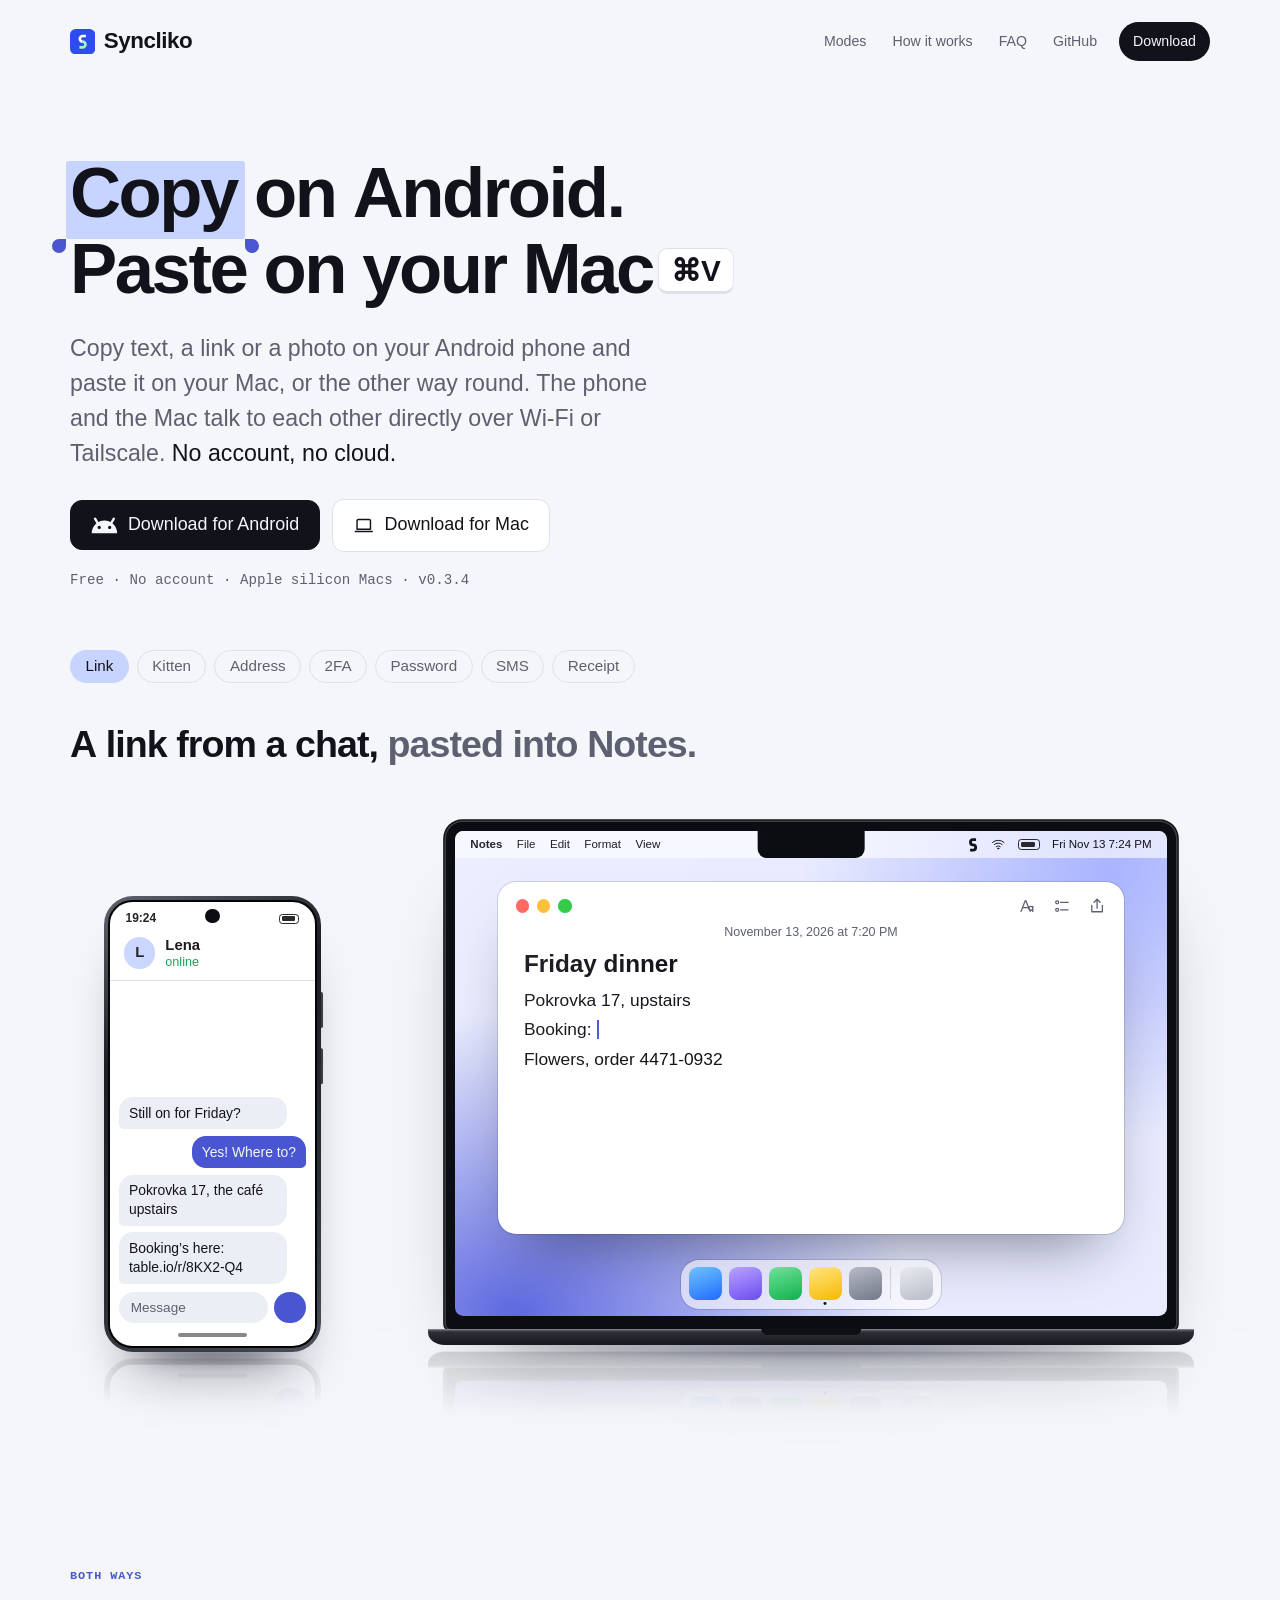
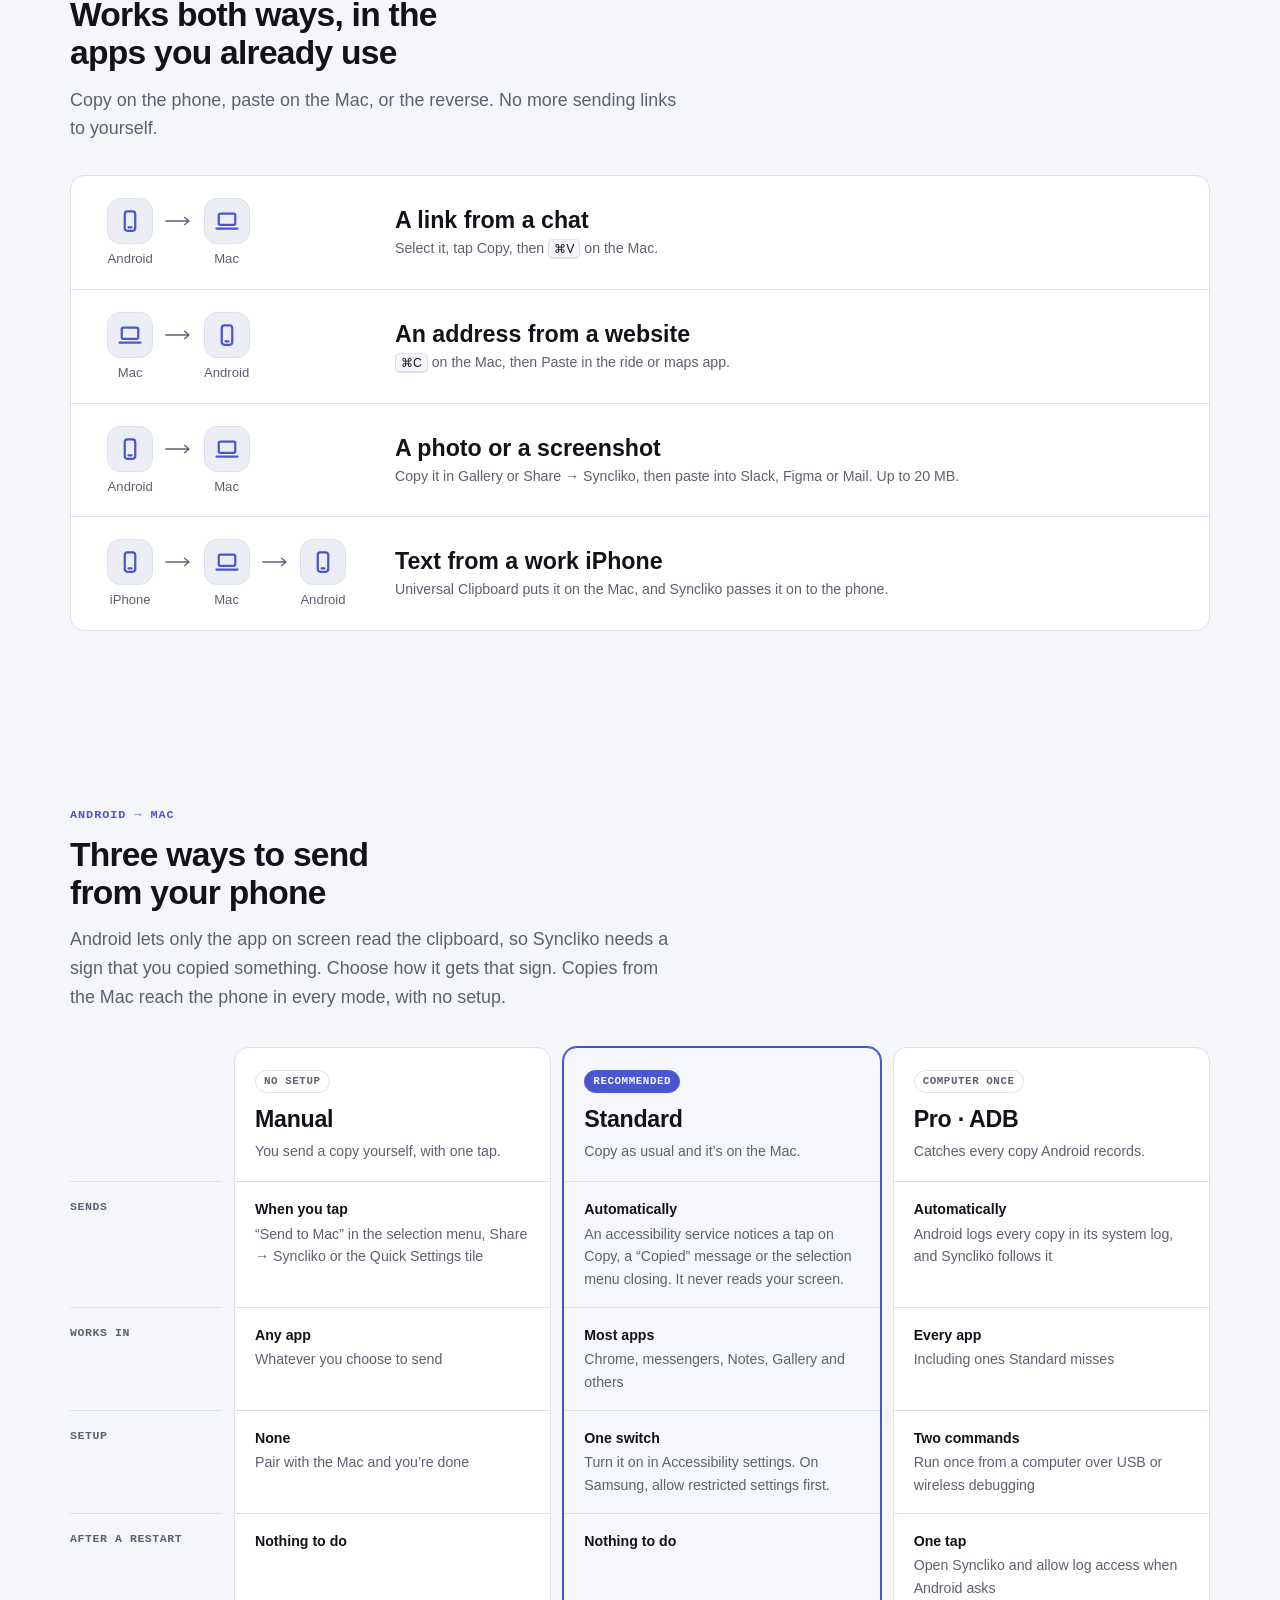
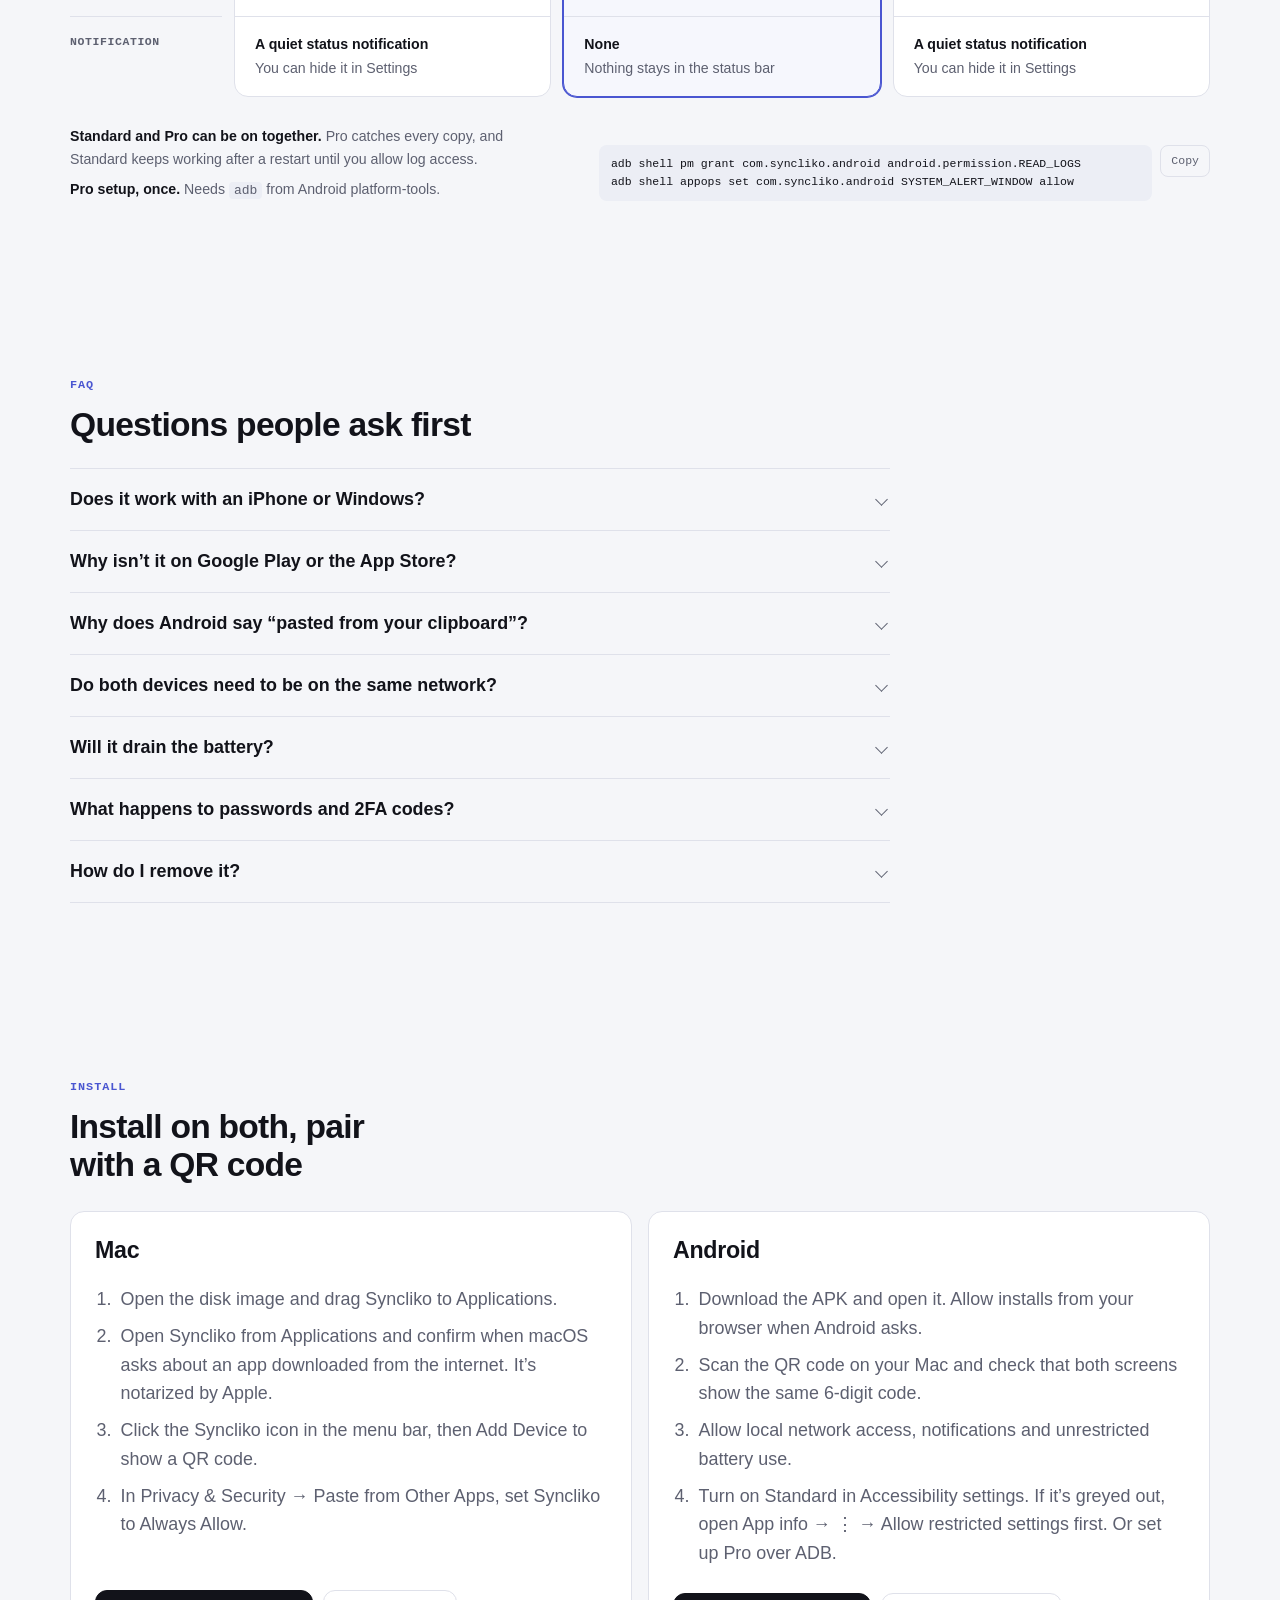
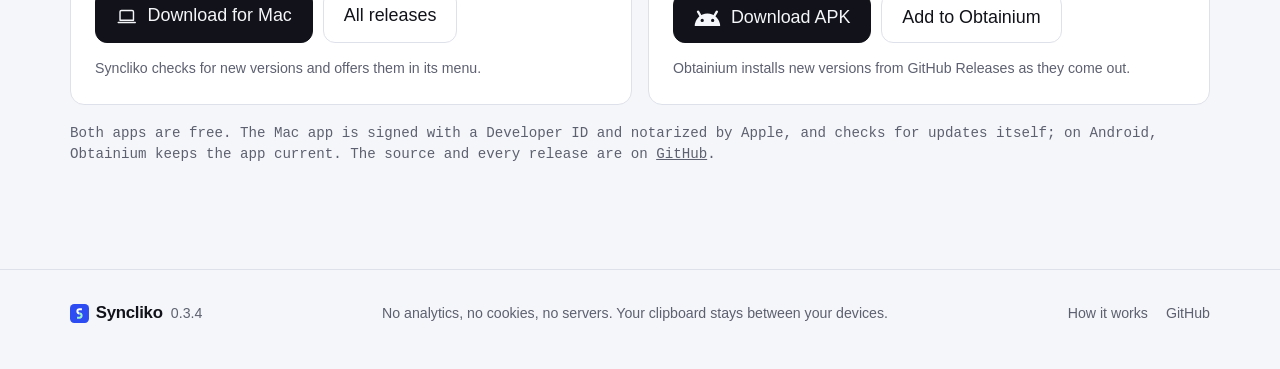
<file: index.html>
<!doctype html>
<html lang="en">
<head>
<meta charset="utf-8">
<meta name="viewport" content="width=device-width, initial-scale=1, viewport-fit=cover">
<title>Syncliko</title>
<meta name="claude:viewport-fit-sides" content="cover">
<meta name="description" content="A shared clipboard for an Android phone and a Mac. Copy on one, paste on the other, over Wi-Fi or Tailscale. No account, no cloud.">
<meta name="color-scheme" content="light dark">
<meta name="theme-color" content="#f5f6f9" media="(prefers-color-scheme: light)">
<meta name="theme-color" content="#0f1016" media="(prefers-color-scheme: dark)">
<link rel="icon" href="icon-32.png" sizes="32x32" type="image/png">
<link rel="apple-touch-icon" href="icon-180.png">
<meta property="og:type" content="website">
<meta property="og:title" content="Syncliko">
<meta property="og:description" content="Copy on Android, paste on your Mac. A shared clipboard over Wi-Fi or Tailscale, with no account and no cloud.">
<meta property="og:url" content="https://kdanet.github.io/syncliko/">
<meta property="og:image" content="https://kdanet.github.io/syncliko/icon-512.png">
<link rel="canonical" href="https://kdanet.github.io/syncliko/">
<meta name="twitter:card" content="summary">
<link rel="stylesheet" href="site.css?v=e4849cf">
<style>
/* Landing page styles on top of site.css. Layout: the headline and the scene (a phone and a MacBook
   passing a clip), then a narrow editorial column. The text-selection highlight is the motif.
   The technical details live on how-it-works.html. */
:root {
  --toolbar: #ffffff;           /* Android floating text toolbar */
  --bezel: #16171f;           /* device frame, dark in both themes */
  --wall: #e3e6f2;
  /* MacBook and Android hardware in the hero */
  --glass: #0c0d12;           /* screen glass and bezels */
  --alu-hi: #e7e9ef; --alu-lo: #b9bcc7;   /* aluminium deck */
  --wall-1: #a9b4ff; --wall-2: #5d68e0; --wall-3: #e9ecff;   /* desktop picture */
  --mbar: rgba(255, 255, 255, 0.62); --mbar-ink: #12131a;    /* translucent menu bar and Dock */
  --side: #eef0f5; --note-sel: #f8dd7c; --win-edge: rgba(10, 12, 30, 0.14);
  --grid: rgba(18, 19, 26, 0.05);
  --map: #e8ebf2; --road: #ffffff; --park: #d5ecd9;
  --stream-plain: #2f3ab8; --stream-cipher: #8f98ea; --stream-glow: rgba(74, 86, 209, 0.35); --spill: rgba(74, 86, 209, 0.2);
  --tl-r: #ff5f57; --tl-y: #febc2e; --tl-g: #28c840;         /* window buttons, same in both themes */
  --gh-bg: #ffffff; --gh-card: #f6f8fa; --gh-edge: #d1d9e0; --gh-ink: #1f2328; --gh-muted: #59636e; --gh-field: #ffffff; --gh-btn: #1f883d; --gh-ok: #1a7f37;   /* GitHub's own light and dark palettes */
}
@media (prefers-color-scheme: dark) {
  :root:not([data-theme="light"]) {
    --toolbar: #2a2c3a; --bezel: #2c2e3c; --wall: #232534;
   --glass: #050608; --alu-hi: #4a4d5a; --alu-lo: #2b2d37; --wall-1: #5b66d6; --wall-2: #232a6e; --wall-3: #141633; --mbar: rgba(22, 24, 34, 0.6); --mbar-ink: #eceef6; --side: #20222e; --note-sel: #6a5717; --win-edge: rgba(255, 255, 255, 0.1); --grid: rgba(255, 255, 255, 0.045); --map: #1b1d26; --road: #2b2e3a; --park: #1d2b24; --stream-plain: #eef0ff; --stream-cipher: #8f9bff; --stream-glow: rgba(140, 150, 255, 0.9); --spill: rgba(100, 110, 255, 0.45); --gh-bg: #0d1117; --gh-card: #151b23; --gh-edge: #3d444d; --gh-ink: #f0f6fc; --gh-muted: #9198a1; --gh-field: #0d1117; --gh-btn: #238636; --gh-ok: #3fb950;
    color-scheme: dark;
  }
}
:root[data-theme="dark"] {
  --toolbar: #2a2c3a; --bezel: #2c2e3c; --wall: #232534;
   --glass: #050608; --alu-hi: #4a4d5a; --alu-lo: #2b2d37; --wall-1: #5b66d6; --wall-2: #232a6e; --wall-3: #141633; --mbar: rgba(22, 24, 34, 0.6); --mbar-ink: #eceef6; --side: #20222e; --note-sel: #6a5717; --win-edge: rgba(255, 255, 255, 0.1); --grid: rgba(255, 255, 255, 0.045); --map: #1b1d26; --road: #2b2e3a; --park: #1d2b24; --stream-plain: #eef0ff; --stream-cipher: #8f9bff; --stream-glow: rgba(140, 150, 255, 0.9); --spill: rgba(100, 110, 255, 0.45); --gh-bg: #0d1117; --gh-card: #151b23; --gh-edge: #3d444d; --gh-ink: #f0f6fc; --gh-muted: #9198a1; --gh-field: #0d1117; --gh-btn: #238636; --gh-ok: #3fb950;
  color-scheme: dark;
}

/* ---------- Hero ---------- */
.hero { padding-block: clamp(28px, 6vw, 72px) clamp(40px, 7vw, 96px); }
/* One left-aligned column of copy (two-line headline, lede, downloads), then the scene
   full width underneath, so the phone and the MacBook can stand apart with room for the clip. */
.hero .wrap { display: grid; grid-template-columns: minmax(0, 1fr); }
.hero h1 { margin-bottom: 24px; }
.hero-side .lede { max-width: 46ch; margin-bottom: 28px; }
@media (max-width: 920px) { .hero .wrap { grid-template-columns: 1fr; } }

h1 {
  font: 800 var(--step-4)/1.08 var(--display);
  letter-spacing: -0.035em;
  margin: 0 0 28px;
  text-wrap: balance;
}
h1 .line { display: block; }
/* "Copy" drawn as an Android text selection. The highlight hugs the letters' ink (from the top of
   the C to the bottom of the y) with an even margin on every side, instead of the font's content
   area. Offsets are in em from the word's own box; the defaults fit SF Pro, and a script refines
   them for whatever font the system actually used. */
.sel {
  --hl-t: 0.113em; --hl-b: -0.103em; --hl-l: -0.045em; --hl-r: -0.115em; --hd: 0.2em;
  position: relative; display: inline-block; isolation: isolate;
}
.sel .hl {
  position: absolute; z-index: -1;
  top: var(--hl-t); bottom: var(--hl-b); left: var(--hl-l); right: var(--hl-r);
  background: var(--select); border-radius: 0.04em;
}
/* Teardrop handles: the point touches the highlight's bottom corner, the round end hangs below. */
.sel .hd {
  position: absolute; top: calc(100% - var(--hl-b)); width: var(--hd); height: var(--hd);
  background: var(--handle);
}
.sel .hd-l { left: calc(var(--hl-l) - var(--hd)); border-radius: 50% 0 50% 50%; }
.sel .hd-r { left: calc(100% - var(--hl-r)); border-radius: 0 50% 50% 50%; }
.sel .hd { transition: transform 0.35s cubic-bezier(0.3, 0.7, 0.2, 1), opacity 0.25s ease; }
.sel .hd-l { transform-origin: 100% 0; }
.sel .hd-r { transform-origin: 0 0; }
/* Once on load the selection is dragged across the word, the way a long-press then drag does it.
   Fill "backwards" only, so afterwards the handles go back to their transitions. */
@media (prefers-reduced-motion: no-preference) {
  .sel .hl { animation: sel-grow 0.75s cubic-bezier(0.3, 0.7, 0.2, 1) 0.45s backwards; }
  .sel .hd-l { animation: hd-in 0.25s ease-out 0.3s backwards; }
  .sel .hd-r { animation: hd-in 0.25s ease-out 0.3s backwards, sel-drag 0.75s cubic-bezier(0.3, 0.7, 0.2, 1) 0.45s backwards; }
}
@keyframes sel-grow { from { right: calc(100% - var(--hl-l)); } }
@keyframes sel-drag { from { left: var(--hl-l); } }
@keyframes hd-in { from { opacity: 0; transform: scale(0.4); } }

/* The headline mirrors itself: "Copy on Android. / Paste on your Mac ⌘V" ⇄ "Copy on Mac ⌘C /
   Paste on your Android." The platform words decode through bytes; the line that names the Mac
   carries the keycap, the other one the full stop. Mac text selection has no handles. */
.flip { display: block; }
/* On narrow screens the second line always breaks after "on", so both states have the same height. */
.nb { display: none; }
@media (max-width: 640px) { .nb { display: inline; } }
.slot, .tail { display: inline-block; white-space: nowrap; vertical-align: baseline; }
.slot { clip-path: inset(-0.4em -0.05em -0.4em 0); }
.flip.anim .slot, .flip.anim .tail { transition: width 0.55s cubic-bezier(0.3, 0.7, 0.2, 1); }
.slot .nz { color: var(--accent); }
/* The full stop and the keycap sit side by side on a strip that slides inside the tail's window. */
.tail { clip-path: inset(-0.5em 0 -0.5em 0); }
.strip { display: inline-block; white-space: nowrap; }
.flip.anim .strip { transition: transform 0.55s cubic-bezier(0.3, 0.7, 0.2, 1); }
.flip.anim .strip > * { transition: opacity 0.3s ease; }
.tail:not(.k) .kbd, .tail.k .stop { opacity: 0; }
/* Without the script (or before it measures) only the visible end of each line takes up space. */
.flip:not(.ready) .tail:not(.k) .kbd, .flip:not(.ready) .tail.k .stop { position: absolute; visibility: hidden; }
.flip[data-dir="ma"] .sel .hd { opacity: 0; transform: scale(0); }
.kbd {
  display: inline-grid; place-items: center;
  font: 600 0.42em/1 var(--text);
  letter-spacing: 0;
  min-width: 2.1em; height: 1.55em; padding-inline: 0.4em;
  border: 1px solid var(--line); border-bottom-width: 3px;
  background: var(--raised); color: var(--ink);
  border-radius: 0.32em;
  vertical-align: 0.42em; margin-left: 0.18em;
}
.lede { font-size: var(--step-1); line-height: 1.5; color: var(--muted); max-width: 34ch; margin: 0 0 32px; text-wrap: pretty; }
.lede strong { color: var(--ink); font-weight: 500; }

.ctas { display: flex; flex-wrap: wrap; gap: 12px; align-items: center; }
.fine { margin-top: 18px; font: 400 var(--step--1)/1.5 var(--mono); color: var(--muted); }

/* ---------- Demo stage ----------
   The product is "Android → macOS", so the scene says it in hardware: an Android phone and, a step
   apart, a MacBook Pro 14" in its real proportions (lid 1.45:1, thin bezels, notch, a base a touch
   wider than the lid) with one Notes window open. The clip travels across the gap between them, both
   ways. The stage is a size container and the scene is sized in em off a cqw base, so it scales as one
   picture. Under it, in normal type, a caption row names both devices and logs the last trip. */
.demo { grid-column: 1 / -1; display: grid; gap: 18px; width: 100%; max-width: 1180px; min-width: 0; justify-self: center; margin-top: clamp(20px, 3.5vw, 44px); }
.stage { position: relative; width: 100%; aspect-ratio: 100 / 46.5; container-type: inline-size; min-width: 0; }
.scene { position: absolute; inset: 0; font-size: 1.45cqw; }

/* MacBook Pro, front view, kept to a clean silhouette: a black lid with even thin bezels sitting
   straight on a thin aluminium base that is a touch wider, with a dark seam and a shallow scoop. */
.laptop { position: absolute; left: 31.4%; width: 67.2%; top: 0; height: 98.6%; }
.lid {
  position: absolute; left: 2.38%; width: 95.24%; top: 0; height: 96.96%;
  padding: 0.55em 0.55em 0.75em; border-radius: 1em 1em 0.3em 0.3em; background: var(--glass);
  box-shadow: 0 2.6em 4em -3.2em rgba(10, 12, 30, 0.45);
}
.base {
  position: absolute; left: 0; width: 100%; top: 96.96%; height: 3.04%;
  border-radius: 0 0 1em 1em / 0 0 0.75em 0.75em;
  background: linear-gradient(var(--alu-hi) 35%, var(--alu-lo));
  box-shadow: inset 0 0.12em 0 rgba(0, 0, 0, 0.28), 0 1.2em 1.6em -1.2em rgba(10, 12, 30, 0.4);
}
.base::after { content: ""; position: absolute; left: 50%; top: 0; width: 13%; height: 42%; transform: translateX(-50%); background: var(--alu-lo); border-radius: 0 0 0.55em 0.55em; opacity: 0.7; }

.desk {
  position: relative; height: 100%; border-radius: 0.5em; overflow: hidden;
  background:
    radial-gradient(70% 90% at 92% 8%, var(--wall-1) 0%, transparent 62%),
    radial-gradient(85% 95% at 8% 100%, var(--wall-2) 0%, transparent 66%),
    radial-gradient(60% 60% at 45% 55%, var(--wall-3) 0%, transparent 70%),
    var(--wall-3);
}
.notch { position: absolute; left: 50%; top: 0; width: 15%; height: 1.61em; transform: translateX(-50%); background: var(--glass); border-radius: 0 0 0.55em 0.55em; z-index: 3; }

/* Menu bar */
.mbar {
  position: relative; z-index: 2; display: flex; align-items: center; gap: 1.25em;
  height: 2.3em; padding: 0 1.3em; font: 500 0.7em/1 var(--text);
  background: var(--mbar); color: var(--mbar-ink);
}
.mbar b { font-weight: 700; }
/* The Apple menu. The logo is a character in Apple's system font (U+F8FF), so it exists only on Apple
   devices; elsewhere the script removes it rather than show an empty box. */
.mbar .apple { font: 400 1.3em/1 -apple-system, BlinkMacSystemFont, sans-serif; margin-right: -0.1em; transform: translateY(-0.04em); }
.mbar .tray { margin-left: auto; display: flex; align-items: center; gap: 1.05em; font-variant-numeric: tabular-nums; }
.mbar svg { width: 1.25em; height: 1.25em; fill: none; stroke: currentColor; stroke-width: 1.6; stroke-linecap: round; stroke-linejoin: round; }
/* Syncliko's menu bar glyph, the same drawing as MenuBarIcon in the Mac app: the S, solid. */
.mbar svg.sy { width: 1.05em; height: 1.35em; flex: none; display: block; fill: none; stroke: var(--mbar-ink); stroke-linecap: butt; overflow: visible; transform-origin: 50% 50%; }
.sy.ping { animation: ping 0.9s ease-out; }
@keyframes ping { 0% { stroke: var(--accent); transform: scale(1); } 35% { stroke: var(--accent); transform: scale(1.3); } 100% { transform: scale(1); } }
.bat { width: 1.9em; height: 0.95em; border: 1px solid currentColor; border-radius: 0.28em; position: relative; opacity: 0.9; }
.bat::after { content: ""; position: absolute; inset: 0.14em 18% 0.14em 0.14em; border-radius: 0.1em; background: currentColor; }

/* One note in its own window, the way Notes opens a note on double-click: window buttons, a small
   toolbar, no title-bar rule, large corner radius and a soft shadow. */
.win {
  position: absolute; left: 6%; right: 6%; top: 10.5%; bottom: 17%;
  display: flex; flex-direction: column;
  background: var(--raised); border-radius: 1.1em; overflow: hidden;
  box-shadow: 0 0 0 1px var(--win-edge), 0 2em 3.6em -1.6em rgba(10, 12, 30, 0.5);
}
.win-head { display: flex; align-items: center; justify-content: space-between; padding: 0.9em 1.1em 0.3em; }
.lights { display: flex; gap: 0.48em; }
.lights i { width: 0.8em; height: 0.8em; border-radius: 50%; }
.lights i:nth-child(1) { background: var(--tl-r); }
.lights i:nth-child(2) { background: var(--tl-y); }
.lights i:nth-child(3) { background: var(--tl-g); }
.tools { display: flex; gap: 1em; color: var(--muted); }
.tools svg { width: 1.1em; height: 1.1em; fill: none; stroke: currentColor; stroke-width: 1.7; stroke-linecap: round; stroke-linejoin: round; }
.notes-body { padding: 0.1em 1.5em 1em; font-size: 1.05em; line-height: 1.7; color: var(--muted); min-width: 0; }
.notes-body .when { display: block; text-align: center; font-size: 0.72em; margin-bottom: 0.5em; }
.notes-body .t { display: block; color: var(--ink); font: 700 1.4em/1.25 var(--text); margin-bottom: 0.25em; }
.notes-body .row { display: block; white-space: nowrap; color: var(--ink); }
.msel { border-radius: 2px; transition: background 0.6s ease; }
.msel.on { background: var(--select); }
.caret { display: inline-block; width: 1.5px; height: 1.1em; background: var(--accent); vertical-align: -0.2em; margin-left: 1px; }

/* Dock */
.dock {
  position: absolute; left: 50%; bottom: 1.6%; transform: translateX(-50%); z-index: 1;
  display: flex; align-items: center; gap: 0.42em; padding: 0.4em 0.48em 0.55em; border-radius: 1.1em;
  background: var(--mbar); box-shadow: 0 0 0 1px var(--win-edge);
}
.dock i { width: 2em; height: 2em; border-radius: 0.52em; background: var(--c); position: relative; }
.dock i.run::after { content: ""; position: absolute; left: 50%; bottom: -0.3em; width: 0.18em; height: 0.18em; border-radius: 50%; background: var(--mbar-ink); transform: translateX(-50%); }
.dock .sep { width: 1px; height: 1.9em; background: var(--win-edge); margin: 0 0.1em; }

/* Android phone: punch-hole camera, gesture bar. Stands on its own, left of the MacBook. */
.phone {
  position: absolute; left: 3%; width: 19%; top: 14%; bottom: 0; z-index: 3;
  padding: 0.3em; border-radius: 1.75em; background: var(--glass);
  box-shadow: 0 0 0 0.12em var(--alu-lo), 0 2.2em 3.2em -1.8em rgba(10, 12, 30, 0.55);
}
.phone-screen { position: relative; height: 100%; border-radius: 1.47em; background: var(--raised); display: flex; flex-direction: column; overflow: hidden; }
.p-status { position: relative; display: flex; justify-content: space-between; align-items: center; padding: 0.9em 1.3em 0.4em; font: 600 0.72em/1 var(--text); color: var(--ink); }
.p-status .cam { position: absolute; left: 50%; top: 0.55em; width: 1.2em; height: 1.2em; margin-left: -0.6em; border-radius: 50%; background: var(--glass); }
.p-status .bat { width: 1.7em; height: 0.85em; }
.p-head { display: flex; align-items: center; gap: 0.6em; padding: 0.45em 0.85em 0.7em; border-bottom: 1px solid var(--line); }
.ava { width: 2.1em; height: 2.1em; border-radius: 50%; background: var(--select); display: grid; place-items: center; font: 700 0.9em/1 var(--display); color: var(--ink); flex: none; }
.who { display: flex; flex-direction: column; gap: 0.2em; font: 600 0.9em/1.1 var(--text); min-width: 0; }
.who small { font: 400 0.85em/1 var(--text); color: var(--signal); }
.p-chat { flex: 1; display: flex; flex-direction: column; justify-content: flex-end; gap: 0.38em; padding: 0.5em 0.55em; min-height: 0; overflow: hidden; }
.b { max-width: 90%; padding: 0.5em 0.7em; border-radius: 1em; font-size: 0.84em; line-height: 1.35; background: var(--code-bg); color: var(--ink); }
.b.me { align-self: flex-end; background: var(--accent); color: var(--paper); border-bottom-right-radius: 0.35em; }
.b.them { border-bottom-left-radius: 0.35em; }
.pick { white-space: nowrap; position: relative; border-radius: 2px; transition: background 0.25s ease; }
.pick::before, .pick::after { content: ""; position: absolute; bottom: -0.62em; width: 0.62em; height: 0.62em; background: var(--handle); opacity: 0; transition: opacity 0.2s ease; }
.pick::before { left: -0.6em; border-radius: 50% 0 50% 50%; }
.pick::after { right: -0.6em; border-radius: 0 50% 50% 50%; }
.pick.on { background: var(--select); }
.pick.on::before, .pick.on::after { opacity: 1; }
/* Android's floating text toolbar: a compact opaque bar that hugs its actions, lifted by a shadow and
   placed just above the selection (see above()). */
.p-tools {
  position: absolute; left: 0; top: 0; z-index: 7;
  display: flex; align-items: center; padding: 0.22em;
  background: var(--toolbar); color: var(--ink); border-radius: 0.75em;
  box-shadow: 0 0 0 1px var(--line), 0 0.5em 1.2em -0.3em rgba(8, 10, 24, 0.45);
  font: 500 0.7em/1 var(--text); white-space: nowrap;
  opacity: 0; transform: translateY(0.35em) scale(0.96); transform-origin: 50% 100%;
  transition: opacity 0.18s ease, transform 0.22s cubic-bezier(0.2, 0.8, 0.2, 1);
}
.p-tools span { padding: 0.62em 0.78em; border-radius: 0.55em; transition: background 0.15s ease; }
.p-tools .more { padding-inline: 0.5em; font-weight: 700; color: var(--muted); }
.p-tools.show { opacity: 1; transform: none; }
.p-tools.pressed .copy { background: color-mix(in srgb, var(--accent) 26%, transparent); }
.p-input { position: relative; display: flex; align-items: center; gap: 0.4em; padding: 0 0.55em 0.35em; }
.field {
  flex: 1; min-width: 0; height: 2.3em; padding: 0 0.85em; border-radius: 1.15em;
  display: flex; align-items: center; background: var(--code-bg);
  font-size: 0.82em; color: var(--muted); white-space: nowrap; overflow: hidden;
}
.field .typed { color: var(--ink); border-radius: 2px; transition: background 0.6s ease; }
.field .typed.fresh { background: var(--select); }
.send { width: 1.9em; height: 1.9em; border-radius: 50%; background: var(--accent); flex: none; }
.p-paste {
  position: absolute; left: 0; top: 0; z-index: 4;
  padding: 0.6em 0.8em; border-radius: 0.6em; background: var(--ink); color: var(--paper);
  font: 500 0.76em/1 var(--text); opacity: 0; transform: translateY(0.4em); transition: opacity 0.2s ease, transform 0.2s ease;
}
.p-paste.show { opacity: 1; transform: none; }
.gesture { flex: none; width: 34%; height: 0.24em; margin: 0.25em auto 0.55em; border-radius: 1em; background: var(--ink); opacity: 0.5; }

/* The trip between devices */
.key {
  position: absolute; z-index: 5; font: 600 1.05em/1 var(--text);
  padding: 0.45em 0.6em; border: 1px solid var(--line); border-bottom-width: 3px; border-radius: 0.5em;
  background: var(--raised); color: var(--ink);
  opacity: 0; transform: translateY(0.35em); transition: opacity 0.2s ease, transform 0.2s ease;
}
.key.show { opacity: 1; transform: none; }

/* Caption row: which devices, which way, how fast. */

@media (prefers-reduced-motion: no-preference) {
  .caret { animation: blink 1.1s steps(1) infinite; }
}
@keyframes blink { 50% { visibility: hidden; } }

/* The personal iPhone (receipt scene only): Dynamic Island, the Photos viewer on black with the
   receipt, and iOS's long-press menu. It stands right of the MacBook, which steps back a little. */
.iphone {
  position: absolute; left: 79.5%; width: 18%; top: 14%; bottom: 0; z-index: 3;
  padding: 0.24em; border-radius: 2.1em;
  background: linear-gradient(150deg, #8d8f96 0%, #2c2d32 30%, #3e4047 72%, #74767e 100%);
  box-shadow: 0 2.4em 3.4em -1.8em rgba(10, 12, 30, 0.55);
}
.ip-screen { position: relative; height: 100%; border: 0.18em solid #040406; border-radius: 1.86em; background: #000; display: flex; flex-direction: column; overflow: hidden; color: #f2f2f7; }
.ip-island { position: absolute; left: 50%; top: 0.5em; width: 4.4em; height: 1.25em; margin-left: -2.2em; border-radius: 1em; background: #000; z-index: 4; box-shadow: 0 0 0 1px #111; }
.ip-status { display: flex; justify-content: space-between; align-items: center; padding: 0.75em 1.4em 0.3em; font: 600 0.72em/1 var(--text); }
.ip-status .bat { width: 1.7em; height: 0.85em; }
.ip-bar { display: flex; justify-content: space-between; align-items: center; padding: 0.6em 0.9em; font-size: 0.7em; color: #0a84ff; }
.ip-bar b { color: #f2f2f7; text-align: center; font-size: 0.95em; }
.ip-bar small { display: block; font-weight: 400; font-size: 0.85em; color: #8e8e93; }
.ip-photo { flex: 1; min-height: 0; display: grid; place-items: center; background: radial-gradient(60% 50% at 50% 50%, #5a4632, #2a2118); transition: transform 0.25s ease; }
.ip-photo svg { width: 64%; transform: rotate(-4deg); filter: drop-shadow(0 0.4em 0.6em rgba(0, 0, 0, 0.5)); }
.ip-photo.on { transform: scale(0.96); }
.ip-tools { display: flex; justify-content: space-around; padding: 0.7em 0.5em 0.2em; font-size: 0.8em; color: #0a84ff; }
.ip-home { flex: none; width: 34%; height: 0.24em; margin: 0.4em auto 0.5em; border-radius: 1em; background: #f2f2f7; opacity: 0.7; }
.ip-menu {
  position: absolute; left: 12%; right: 12%; top: 58%; z-index: 5; display: flex; flex-direction: column;
  border-radius: 0.9em; overflow: hidden; background: rgba(44, 44, 46, 0.97); font-size: 0.68em;
  opacity: 0; transform: scale(0.85); transform-origin: 50% 0; transition: opacity 0.2s ease, transform 0.25s cubic-bezier(0.2, 1.3, 0.4, 1);
}
.ip-menu.show { opacity: 1; transform: none; }
.ip-menu span { display: flex; justify-content: space-between; padding: 0.65em 0.9em; }
.ip-menu span + span { border-top: 1px solid rgba(255, 255, 255, 0.12); }
.ip-menu i { font-style: normal; color: #8e8e93; }
.ip-menu.pressed .copy { background: rgba(255, 255, 255, 0.16); }
/* "Work" and "Personal" over the two phones, in the receipt scene only. */
.dev-tag { position: absolute; left: 50%; bottom: calc(100% + 0.8em); transform: translateX(-50%); font-size: 0.7em; padding: 0.45em 0.8em; white-space: nowrap; opacity: 0; transition: opacity 0.5s ease; }
.iphone .dev-tag { background: #f1e9ff; color: #6d28d9; }
.scene.tri .dev-tag { opacity: 1; transition-delay: 0.6s; }
/* The MacBook steps back for the iPhone: a bit smaller, bottom edge on the same floor. */
.laptop, .phone { transition: transform 1s cubic-bezier(0.65, 0, 0.35, 1); }
.laptop { transform-origin: 0 100%; }
.scene.tri .laptop { transform: translateX(-7.3%) scale(0.75); }

/* Scene extras switched on by the hero look below. */
.ripple, .floor, .stream { display: none; }
.stream { position: absolute; inset: 0; width: 100%; height: 100%; z-index: 5; pointer-events: none; }
.ripple { position: absolute; z-index: 5; width: 2.4em; height: 2.4em; margin: -1.2em 0 0 -1.2em; border-radius: 50%; border: 2px solid var(--accent); opacity: 0; pointer-events: none; }
.ripple.go { animation: ripple 0.9s ease-out; }
@keyframes ripple { from { transform: scale(0.3); opacity: 0.9; } to { transform: scale(2.8); opacity: 0; } }
.floor { position: absolute; left: 6%; right: 6%; top: 100%; height: 1.8em; z-index: -1; pointer-events: none; background: radial-gradient(50% 55% at 50% 0, rgba(0, 0, 0, 0.55), transparent 100%); filter: blur(3px); }

/* Hero scene look. No panel: the scene sits on the page and its screens follow the page theme, while
   the hardware stays space black (glass sheen, dark aluminium, titanium-like phone frame). The clip
   travels as its UTF-8 bytes (see flowBytes), coloured from the --stream-* tokens. */
.v-dark .lid { box-shadow: 0 0 0 0.09em #3b3d47, 0 0 0 0.17em #0d0e12, 0 3em 5em -2.8em rgba(10, 12, 30, 0.55); }
.v-dark .desk::after, .v-dark .phone-screen::after { content: ""; position: absolute; inset: 0; z-index: 6; pointer-events: none; background: linear-gradient(118deg, rgba(255, 255, 255, 0.1) 0%, rgba(255, 255, 255, 0) 34%); border-radius: inherit; }
.v-dark .base { background: linear-gradient(#5a5c65 0, #2c2e35 22%, #17181d 100%); box-shadow: inset 0 0.07em 0 rgba(255, 255, 255, 0.24), 0 1.2em 1.6em -1em rgba(10, 12, 30, 0.5); }
.v-dark .base::after { background: #0f1014; opacity: 1; }
.v-dark .phone { padding: 0.24em; background: linear-gradient(150deg, #60636e 0%, #1d1e24 30%, #2e3038 72%, #4d505a 100%); box-shadow: 0 2.4em 3.4em -1.8em rgba(10, 12, 30, 0.55); }
.v-dark .phone-screen { border: 0.18em solid #040406; }
.v-dark .phone::before { content: ""; position: absolute; right: -0.13em; top: 21%; width: 0.13em; height: 8%; border-radius: 0 0.1em 0.1em 0; background: #3a3c46; box-shadow: 0 3.4em 0 #3a3c46; }
.v-dark .floor { display: block; background: radial-gradient(50% 55% at 50% 0, rgba(10, 12, 30, 0.35), transparent 100%); }
.v-dark .ripple { display: block; }
.v-spot .stage { margin-bottom: 2.2em; }
.v-spot .laptop { -webkit-box-reflect: below 0.4em linear-gradient(transparent 88%, rgba(255, 255, 255, 0.16)); }
.v-spot .laptop::before { content: ""; position: absolute; left: 10%; right: 10%; top: 30%; bottom: -14%; z-index: -1; background: radial-gradient(closest-side, var(--spill), transparent); filter: blur(28px); }
.v-spot .phone, .v-spot .iphone { -webkit-box-reflect: below 0.4em linear-gradient(transparent 90%, rgba(255, 255, 255, 0.14)); }
.v-spot .stream { display: block; }


/* ---------- Scenario playlist ----------
   Seven scenes share one phone and one MacBook. Phone apps switch like Android does (the old one slides
   up, the next rises in); Mac windows minimise into the Dock and the next one opens out of it. */
.apps { position: relative; flex: 1; min-height: 0; }
/* Inactive apps, windows and the photo viewer turn visibility: hidden once their exit animation is over
   (and visible at once when they come back). Merely transparent, they would stay composited layers that
   phones redraw on every scroll frame. */
.app { position: absolute; inset: 0; display: flex; flex-direction: column; background: var(--raised); transition: transform 0.55s cubic-bezier(0.2, 0.8, 0.2, 1), opacity 0.4s ease, visibility 0s; }
.app:not(.on) { transform: translateY(14%); opacity: 0; pointer-events: none; visibility: hidden; transition: transform 0.55s cubic-bezier(0.2, 0.8, 0.2, 1), opacity 0.4s ease, visibility 0s linear 0.55s; }
.app.gone { transform: translateY(-9%); opacity: 0; }
.win { transform-origin: 50% 135%; transition: transform 0.6s cubic-bezier(0.2, 0.8, 0.2, 1), opacity 0.45s ease, visibility 0s; }
.win:not(.on) { transform: translateY(16%) scale(0.12); opacity: 0; pointer-events: none; visibility: hidden; transition: transform 0.6s cubic-bezier(0.2, 0.8, 0.2, 1), opacity 0.45s ease, visibility 0s linear 0.6s; }
.dock i.bounce { animation: bounce 0.7s ease; }
@keyframes bounce { 30% { transform: translateY(-0.7em); } 55% { transform: translateY(0); } 75% { transform: translateY(-0.25em); } }

/* Values that a paste fills in, and things that appear once it has */
.val { border-radius: 2px; transition: background-color 0.6s ease; }
.val.fresh { background-color: var(--select); }
.ok:not([hidden]) { animation: rise 0.45s ease backwards; }
@keyframes rise { from { opacity: 0; transform: translateY(0.4em); } }
.tap { border-radius: 0.3em; transition: background 0.25s ease; }
.tap.on { background: var(--select); }

/* Phone: ride app */
.map {
  flex: 1; position: relative; background-color: var(--map);
  background-image:
    radial-gradient(28% 20% at 74% 30%, var(--park) 0 98%, transparent 100%),
    linear-gradient(118deg, transparent 47%, var(--road) 47% 51%, transparent 51%),
    linear-gradient(28deg, transparent 58%, var(--road) 58% 61%, transparent 61%),
    linear-gradient(90deg, transparent 30%, var(--road) 30% 32.5%, transparent 32.5%),
    linear-gradient(0deg, transparent 64%, var(--road) 64% 66%, transparent 66%);
}
.map .me { position: absolute; left: 40%; top: 62%; width: 0.8em; height: 0.8em; border-radius: 50%; background: var(--accent); box-shadow: 0 0 0 0.35em rgba(74, 86, 209, 0.22); }
.map .dest { position: absolute; left: 68%; top: 22%; width: 0.9em; height: 0.9em; border-radius: 50% 50% 50% 0; transform: rotate(-45deg); background: #e5484d; }
.sheet { position: relative; margin-top: -1em; display: flex; flex-direction: column; gap: 0.5em; padding: 0.9em 0.7em 0.8em; background: var(--raised); border-radius: 1.2em 1.2em 0 0; box-shadow: 0 -0.6em 1.4em -1em rgba(10, 12, 30, 0.3); }
.sheet-h { font: 700 0.95em/1.2 var(--text); color: var(--ink); }
.sheet .field { flex: none; }
.okchip { font: 600 0.66em/1.2 var(--text); color: var(--signal); }
.recent { font-size: 0.64em; color: var(--muted); white-space: nowrap; overflow: hidden; text-overflow: ellipsis; }

/* Phone: a music app's sign-in. The pasted password lands as dots; a moment later the app opens on its
   home screen (albums and a mini player) over the form. */
.app-music { padding: 1.4em 0.9em 0.8em; gap: 0.55em; }
.enc-logo { width: 2.6em; height: 2.6em; margin: 0.6em auto 0.2em; border-radius: 0.8em; background: linear-gradient(140deg, #ff6a88, #ff9a5a); display: grid; place-items: center; }
.enc-logo::after { content: ""; width: 0.9em; height: 0.9em; border-radius: 50%; background: #fff; box-shadow: 0 0 0 0.28em rgba(255, 255, 255, 0.35); }
.enc-h { text-align: center; font: 700 0.98em/1.25 var(--text); color: var(--ink); margin-bottom: 0.3em; }
.enc-label { font-size: 0.58em; font-weight: 600; color: var(--muted); margin-bottom: -0.3em; padding-left: 0.3em; }
.app-music .field { flex: none; border-radius: 0.7em; }
.app-music .field .val { color: var(--ink); font: 700 1em/1 var(--mono); letter-spacing: 0.06em; }
.enc-btn { margin-top: 0.3em; height: 2.3em; display: grid; place-items: center; border-radius: 1.15em; background: linear-gradient(140deg, #ff6a88, #ff9a5a); color: #fff; font: 600 0.78em/1 var(--text); }
.enc-forgot { text-align: center; font-size: 0.6em; color: var(--muted); }
.enc-home { position: absolute; inset: 0; z-index: 2; display: flex; flex-direction: column; gap: 0.6em; padding: 1.4em 0.9em 0.8em; background: var(--raised); }
.enc-home.ok:not([hidden]) { animation: rise 0.5s ease 0.9s backwards; }
.enc-home b { font: 700 1.05em/1.2 var(--text); color: var(--ink); }
.enc-home small { display: block; margin-bottom: 0.2em; font-size: 0.6em; color: var(--muted); }
.albums { display: grid; grid-template-columns: 1fr 1fr; gap: 0.5em; }
.albums i { aspect-ratio: 1; border-radius: 0.6em; background: var(--c); }
.player { margin-top: auto; display: flex; align-items: center; gap: 0.6em; padding: 0.5em; border-radius: 0.8em; background: var(--code-bg); font-size: 0.62em; color: var(--ink); }
.player i { width: 2.4em; height: 2.4em; border-radius: 0.5em; background: linear-gradient(140deg, #7a5cff, #ff6a88); flex: none; }
.player span { flex: 1; min-width: 0; }
.player small { display: block; font-size: 0.9em; }
.player em { font-style: normal; font-size: 1.3em; }

/* Phone: the work expense app (a work-profile app, hence the briefcase), where the receipt lands. */
.app-exp { padding: 0.4em 0.8em 0.7em; gap: 0.5em; color: var(--ink); }
.x-top { display: flex; justify-content: space-between; align-items: center; padding-top: 0.2em; }
.x-top b { font: 700 1.05em/1.2 var(--text); }
.x-work, .dev-tag { display: inline-flex; align-items: center; gap: 0.35em; padding: 0.3em 0.6em; border-radius: 999px; background: #e8f0ff; color: #1d4ed8; font: 600 0.58em/1 var(--text); }
.x-work svg, .dev-tag svg { width: 1.15em; height: 1.15em; fill: none; stroke: currentColor; stroke-width: 2; }
.x-lbl { font-size: 0.62em; font-weight: 600; color: var(--muted); }
.x-card { display: flex; flex-direction: column; border-radius: 0.8em; background: var(--code-bg); font-size: 0.7em; }
.x-row { display: flex; justify-content: space-between; gap: 0.6em; padding: 0.6em 0.75em; }
.x-row + .x-row { border-top: 1px solid var(--line); }
.x-row em { font-style: normal; color: var(--muted); }
.x-row .ph { color: var(--muted); }
.x-drop { display: flex; align-items: center; justify-content: center; min-height: 3.4em; padding: 0.4em; border: 1.5px dashed var(--line); border-radius: 0.8em; font-size: 0.68em; color: var(--accent); font-weight: 600; }
.x-file { display: flex; align-items: center; gap: 0.6em; color: var(--ink); font-weight: 500; }
.x-file svg { width: 1.9em; height: 2.5em; border-radius: 0.2em; background: #3b3427; padding: 0.15em; }
.x-btn { height: 2.3em; display: grid; place-items: center; border-radius: 1.15em; background: var(--accent); color: var(--paper); font: 600 0.72em/1 var(--text); }
.app-exp .x-ok:not([hidden]) { animation: rise 0.45s ease 0.9s backwards; text-align: center; }

/* Phone: authenticator */
.a-head { padding: 0.5em 0.9em 0.7em; font: 700 1em/1.2 var(--text); color: var(--ink); }
.acct { display: flex; align-items: center; justify-content: space-between; gap: 0.5em; padding: 0.7em 0.9em; border-top: 1px solid var(--line); }
.acct small { display: block; font-size: 0.6em; color: var(--muted); margin-bottom: 0.2em; }
.acct .code { font: 600 1.25em/1.1 var(--mono); letter-spacing: 0.04em; color: var(--accent); padding: 0 0.15em; }
.ring { flex: none; width: 1.3em; height: 1.3em; border-radius: 50%; background: conic-gradient(var(--accent) 0 68%, var(--line) 0); -webkit-mask: radial-gradient(circle, transparent 50%, #000 52%); mask: radial-gradient(circle, transparent 50%, #000 52%); }

/* Phone: gallery grid, and the viewer that opens out of the tapped tile */
.app-photo { background: var(--raised); }
.gal { display: flex; flex-direction: column; height: 100%; }
.gal-head { display: flex; align-items: baseline; justify-content: space-between; padding: 0.5em 0.9em 0.6em; }
.gal-head b { font: 700 1em/1.2 var(--text); color: var(--ink); }
.gal-head span { font-size: 0.62em; color: var(--muted); }
.gal-head.sub { padding: 0.7em 0.9em 0.4em; }
.gal { overflow: hidden; }
.gal-grid { display: grid; grid-template-columns: repeat(3, 1fr); gap: 0.18em; padding: 0 0.18em; }
.tile { display: block; aspect-ratio: 1; overflow: hidden; transition: transform 0.18s ease, box-shadow 0.18s ease; }
.tile svg { display: block; width: 100%; height: 100%; }
.tile.tap { transform: scale(0.9); box-shadow: 0 0 0 0.16em var(--handle); }
/* Full screen, over the status bar too (only the camera cutout stays on top), with nothing but the photo. */
.viewer { position: absolute; inset: -3em 0 -1.4em; z-index: 4; background: #0b0c10; opacity: 0; transform: scale(0.3); pointer-events: none; visibility: hidden; transition: transform 0.5s cubic-bezier(0.2, 0.8, 0.2, 1), opacity 0.3s ease, visibility 0s linear 0.5s; }
.viewer.open { opacity: 1; transform: none; visibility: visible; transition: transform 0.5s cubic-bezier(0.2, 0.8, 0.2, 1), opacity 0.3s ease, visibility 0s; }
.shot {
  position: absolute; inset: 0; display: grid; place-items: center;
  background: radial-gradient(62% 40% at 50% 54%, rgba(255, 249, 240, 0.85), transparent 72%), linear-gradient(172deg, #fff0de, #f7c69c);
  transition: filter 0.25s ease;
}
.shot svg { width: 100%; height: auto; transform: translateY(6%); }
.thumb svg { display: block; width: 100%; height: 100%; }
/* Long-press: the photo stays full screen and dims slightly under the finger, then the toolbar appears. */
.shot.on { filter: brightness(0.94); }
.p-status .cam { z-index: 8; }
/* The viewer's kitten blinks and sways its tail, only while the photo is open; .demo.paused stops it too. */
@media (prefers-reduced-motion: no-preference) {
  .viewer.open .kitty-tail { transform-box: view-box; transform-origin: 41px 53px; animation: kitty-tail 3s ease-in-out infinite; }
  .viewer.open .kitty-eyes { transform-box: view-box; transform-origin: 30px 31px; animation: kitty-blink 4.2s infinite; }
}
@keyframes kitty-tail { 50% { transform: rotate(10deg); } }
@keyframes kitty-blink { 0%, 90%, 98%, 100% { transform: scaleY(1); } 94% { transform: scaleY(0.15); } }
.gesture { position: relative; z-index: 8; transition: background 0.3s ease; }
/* Over a light photo the gesture bar turns dark, as Android does. */
.phone-screen:has(.viewer.open) .gesture { background: #000; opacity: 0.35; }

/* Phone: shared toast */
.p-toast {
  position: absolute; left: 50%; bottom: 2.2em; z-index: 4; transform: translate(-50%, 0.4em); white-space: nowrap;
  padding: 0.6em 0.9em; border-radius: 2em; background: var(--ink); color: var(--paper); font: 500 0.6em/1 var(--text);
  opacity: 0; transition: opacity 0.2s ease, transform 0.2s ease;
}
.p-toast.show { opacity: 1; transform: translate(-50%, 0); }

/* Mac: browser pages and the team chat */
.wbar { display: flex; align-items: center; gap: 0.8em; padding: 0.8em 0.95em 0.5em; }
.wbar .url { flex: 1; max-width: 55%; margin: 0 auto; padding: 0.5em 1em; border-radius: 0.8em; background: var(--code-bg); font: 500 0.6em/1 var(--text); color: var(--muted); text-align: center; transform: translateX(-1.6em); }
.wbody { flex: 1; min-height: 0; display: flex; flex-direction: column; align-items: flex-start; gap: 0.4em; padding: 0.4em 1.6em 1em; font-size: 0.86em; color: var(--ink); }
.wbody.center { align-items: center; text-align: center; }
.wbody h6 { margin: 0.1em 0 0; font: 700 1.4em/1.2 var(--text); color: var(--ink); }
.wbody .muted { font-size: 0.82em; color: var(--muted); }
.wbody .lbl { margin-top: 0.4em; font: 500 0.66em/1 var(--mono); letter-spacing: 0.06em; text-transform: uppercase; color: var(--muted); }
.logo { width: 2em; height: 2em; border-radius: 50%; background: linear-gradient(150deg, #8f99ff, #4a56d1); }
.logo.sq { border-radius: 0.5em; background: linear-gradient(150deg, #5ad19a, #12915a); }
.otp { display: flex; gap: 0.4em; margin-top: 0.5em; }
.otp i { width: 1.9em; height: 2.3em; display: grid; place-items: center; border: 1px solid var(--line); border-radius: 0.45em; font: 600 1em/1 var(--mono); font-style: normal; background: var(--raised); }
.wfield { display: flex; align-items: center; gap: 0.6em; width: 13em; height: 2.2em; margin-top: 0.4em; padding: 0 0.8em; border: 1px solid var(--line); border-radius: 0.5em; font: 500 0.9em/1 var(--mono); color: var(--muted); }
.wfield .val { color: var(--ink); }
.okline { font-size: 0.82em; font-weight: 600; color: var(--signal); }
/* GitHub's two-factor page: the mark, the heading and the code form in a card, in GitHub's own colours.
   GitHub submits as soon as six digits are in, so the button turns into the result. */
.w-gh { background: var(--gh-bg); }
.w-gh .wbar .url { background: var(--gh-card); color: var(--gh-muted); }
.gh-body { flex: 1; min-height: 0; display: flex; flex-direction: column; align-items: center; gap: 0.75em; padding: 0.2em 1.6em 1em; font-size: 0.86em; color: var(--gh-ink); }
.gh-mark { width: 2.5em; height: 2.5em; fill: var(--gh-ink); }
.gh-body h6 { margin: 0; font: 400 1.3em/1.2 var(--text); letter-spacing: -0.01em; color: var(--gh-ink); }
.gh-card { width: 17em; display: flex; flex-direction: column; gap: 0.6em; padding: 1em; border: 1px solid var(--gh-edge); border-radius: 0.45em; background: var(--gh-card); }
.gh-card .gh-dev { display: flex; align-items: center; gap: 0.5em; font-weight: 600; font-size: 0.86em; }
.gh-card .gh-dev svg { width: 1.2em; height: 1.2em; fill: var(--gh-muted); }
.gh-card label { font-weight: 600; font-size: 0.82em; }
.gh-input { display: flex; align-items: center; height: 2.3em; padding: 0 0.7em; border: 1px solid var(--gh-edge); border-radius: 0.4em; background: var(--gh-field); font: 500 1em/1 var(--mono); letter-spacing: 0.12em; }
.gh-input .ph { color: var(--gh-muted); opacity: 0.6; }
.gh-btn { display: flex; align-items: center; justify-content: center; gap: 0.4em; height: 2.3em; border-radius: 0.4em; background: var(--gh-btn); color: #fff; font-weight: 600; font-size: 0.9em; }
.gh-btn svg { width: 1.05em; height: 1.05em; fill: currentColor; }
.gh-btn .ok { display: inline-flex; align-items: center; gap: 0.4em; }
.gh-note { font-size: 0.72em; line-height: 1.45; color: var(--gh-muted); }
/* A bank's sign-in page: the bank's own header bar, a code form and the customer's card. The bank is made
   up (Meridian) so the page doesn't borrow a real bank's brand. */
.w-bank .wbar { padding-bottom: 0.6em; }
.bank-top { display: flex; align-items: center; gap: 1.4em; padding: 0.75em 1.4em; background: #0d2c5e; color: #e8eefc; font-size: 0.74em; }
.bank-brand { display: flex; align-items: center; gap: 0.5em; font: 700 1.15em/1 var(--display); letter-spacing: -0.01em; color: #fff; }
.bank-mark { width: 1.3em; height: 1.3em; border-radius: 0.35em; background: conic-gradient(from 210deg, #3fd6c6, #3a7bff, #3fd6c6); }
.bank-nav { display: flex; gap: 1.1em; color: #b9c8ea; }
.bank-nav span:first-child { color: #fff; }
.bank-secure { margin-left: auto; display: flex; align-items: center; gap: 0.35em; padding: 0.3em 0.6em; border-radius: 999px; background: rgba(255, 255, 255, 0.12); color: #cfe0ff; }
.bank-secure svg { width: 1em; height: 1em; fill: none; stroke: currentColor; stroke-width: 2; stroke-linecap: round; }
.bank-body { flex: 1; min-height: 0; display: flex; align-items: center; gap: 2em; padding: 1em 1.8em 1.2em; font-size: 0.86em; }
.bank-form { flex: 1; min-width: 0; display: flex; flex-direction: column; align-items: flex-start; gap: 0.45em; }
.bank-form h6 { margin: 0; font: 700 1.4em/1.2 var(--text); color: var(--ink); }
.bank-form .muted { font-size: 0.82em; color: var(--muted); }
.bank-row { display: flex; align-items: center; gap: 1em; margin-top: 0.5em; }
.bank-btn { padding: 0.55em 1.6em; border-radius: 0.5em; background: #1f5fd6; color: #fff; font: 600 0.82em/1 var(--text); }
.bank-card { flex: none; position: relative; width: 11em; aspect-ratio: 1.586; border-radius: 0.8em; padding: 0.8em 0.9em; display: flex; flex-direction: column; justify-content: space-between;
  background: linear-gradient(135deg, #123b7d 0%, #1f5fd6 55%, #33c2b5 100%); color: #fff; box-shadow: 0 1em 1.6em -0.9em rgba(10, 20, 60, 0.6); font-size: 0.8em; }
.bank-card b { font: 700 0.95em/1 var(--display); }
.bank-card .chip { width: 1.8em; height: 1.35em; border-radius: 0.3em; background: linear-gradient(135deg, #f4d58d, #c79a3c); }
.bank-card span { font: 500 0.95em/1 var(--mono); letter-spacing: 0.08em; }
.bank-card small { font: 500 0.6em/1 var(--text); letter-spacing: 0.1em; opacity: 0.8; }
.w-chat .wbody { flex-direction: row; align-items: stretch; gap: 0; padding: 0; }
/* The Mac's Passwords app: categories, the account list, and the selected account's card. The password
   shows as dots, as it does there, and is copied with ⌘C. */
.w-pw .wbody { flex-direction: row; align-items: stretch; gap: 0; padding: 0; }
.pw-side { width: 21%; display: flex; flex-direction: column; gap: 0.3em; padding: 0.8em 0.6em; background: var(--side); font-size: 0.7em; color: var(--ink); }
.pw-side span { display: flex; align-items: center; gap: 0.5em; padding: 0.28em 0.4em; border-radius: 0.4em; }
.pw-side span.cur { background: var(--win-edge); }
.pw-side i { width: 1.25em; height: 1.25em; border-radius: 0.35em; background: var(--c); flex: none; }
.pw-list { width: 29%; display: flex; flex-direction: column; padding: 0.7em 0.5em; border-right: 1px solid var(--line); font-size: 0.7em; }
.pw-list .row { display: flex; align-items: center; gap: 0.6em; padding: 0.42em 0.5em; border-radius: 0.45em; min-width: 0; }
.pw-list .row.cur { background: #2f6cf0; color: #fff; }   /* macOS selection blue, both themes */
.pw-list .row.cur small { color: rgba(255, 255, 255, 0.78); }
.pw-list .row div { min-width: 0; }
.pw-list b { display: block; font-weight: 600; }
.pw-list small { display: block; color: var(--muted); white-space: nowrap; overflow: hidden; text-overflow: ellipsis; }
.site { width: 1.7em; height: 1.7em; border-radius: 0.45em; background: var(--c); flex: none; display: grid; place-items: center; font: 700 0.85em/1 var(--text); color: #fff; }
.pw-card { flex: 1; min-width: 0; display: flex; flex-direction: column; gap: 0.7em; padding: 1em 1.3em; font-size: 0.78em; }
.pw-title { display: flex; align-items: center; gap: 0.8em; }
.pw-title .site { width: 2.6em; height: 2.6em; border-radius: 0.65em; font-size: 1.1em; }
.pw-title b { display: block; font: 700 1.3em/1.2 var(--text); color: var(--ink); }
.pw-title small { color: var(--muted); font-size: 0.85em; }
.pw-fields { display: flex; flex-direction: column; border: 1px solid var(--line); border-radius: 0.7em; }
.pw-fields > span { display: flex; justify-content: space-between; align-items: center; gap: 1em; padding: 0.55em 0.85em; }
.pw-fields > span + span { border-top: 1px solid var(--line); }
.pw-fields em { font-style: normal; color: var(--muted); }
.pw-fields .dots { font: 700 1em/1 var(--mono); letter-spacing: 0.08em; padding: 0.15em 0.2em; }
.pw-fields .site-link { color: var(--accent); }
.pw-note { color: var(--muted); font-size: 0.85em; }

/* Syncliko's menu under the S in the menu bar, as the Mac app draws it: what went through the Mac. */
.sy-pop {
  position: absolute; z-index: 3; top: 2.6em; right: 9.5em; width: 15em;
  display: flex; flex-direction: column; gap: 0.55em; padding: 0.8em; border-radius: 0.9em;
  background: var(--raised); box-shadow: 0 0 0 1px var(--win-edge), 0 1.4em 2.6em -1em rgba(10, 12, 30, 0.5);
  font-size: 0.72em; color: var(--ink);
  opacity: 0; transform: translateY(-0.4em) scale(0.97); transform-origin: 80% 0; visibility: hidden;
  transition: opacity 0.25s ease, transform 0.25s ease, visibility 0s linear 0.25s;
}
.sy-pop.show { opacity: 1; transform: none; visibility: visible; transition: opacity 0.25s ease, transform 0.25s ease, visibility 0s; }
.sp-head { display: flex; justify-content: space-between; align-items: center; }
.sp-head i { width: 2em; height: 1.1em; border-radius: 999px; background: var(--signal); }
.sp-item { display: flex; align-items: center; gap: 0.7em; padding: 0.5em; border-radius: 0.6em; background: var(--code-bg); }
.sp-item svg { width: 2.2em; height: 2.9em; flex: none; border-radius: 0.25em; background: #3b3427; padding: 0.15em; }
.sp-item b { display: block; }
.sp-item small { display: block; font-size: 0.85em; color: var(--muted); }
.sp-sent { font-weight: 600; color: var(--signal); padding-left: 0.2em; opacity: 0; transition: opacity 0.3s ease; }
.sy-pop.sent .sp-sent { opacity: 1; }

/* A team chat: workspace sidebar (channels with an unread count, people with presence), the channel's
   header, a feed with avatars and times, and the composer. After the paste the kitten is posted and the
   team reacts (see chatReplies in the script). */
.chat-side { width: 24%; display: flex; flex-direction: column; gap: 0.38em; padding: 0.8em 0.7em; background: var(--side); font-size: 0.7em; color: var(--muted); }
.chat-side .ws { display: flex; justify-content: space-between; color: var(--ink); font-size: 1.05em; margin-bottom: 0.2em; }
.chat-side .ws span { color: var(--muted); font-weight: 400; }
.chat-side .sec { margin-top: 0.5em; font-size: 0.85em; font-weight: 600; color: var(--muted); opacity: 0.8; }
.chat-side .cur { margin: 0 -0.4em; padding: 0.25em 0.4em; border-radius: 0.4em; background: var(--win-edge); color: var(--ink); }
.chat-side .unread { display: flex; justify-content: space-between; align-items: center; color: var(--ink); font-weight: 600; }
.chat-side .unread em { display: inline-grid; place-items: center; min-width: 1.6em; height: 1.6em; padding: 0 0.4em; box-sizing: border-box; border-radius: 999px; background: #e0457b; color: #fff; font: 700 0.78em/1 var(--text); font-style: normal; font-variant-numeric: tabular-nums; }
.chat-side .dm { display: flex; align-items: center; gap: 0.45em; }
.chat-side .dm i { width: 0.55em; height: 0.55em; border-radius: 50%; border: 1px solid var(--muted); }
.chat-side .dm i.on { border-color: var(--signal); background: var(--signal); }
.chat-main { flex: 1; min-width: 0; display: flex; flex-direction: column; gap: 0.5em; padding: 0.7em 1em 0.9em; }
.chan { display: flex; align-items: baseline; gap: 0.7em; padding-bottom: 0.5em; border-bottom: 1px solid var(--line); font-size: 0.74em; color: var(--muted); }
.chan b { color: var(--ink); font-size: 1.1em; }
.feed { flex: 1; min-height: 0; overflow: hidden; display: flex; flex-direction: column; justify-content: flex-end; gap: 0.36em; }
.cm { display: flex; gap: 0.6em; font-size: 0.74em; color: var(--ink); line-height: 1.35; }
.cm:not([hidden]) { animation: rise 0.4s ease backwards; }
.cm b { display: block; font-size: 0.95em; margin-bottom: 0.1em; }
.cm b small { font-weight: 400; color: var(--muted); font-size: 0.85em; margin-left: 0.3em; }
.cm .av { flex: none; width: 2em; height: 2em; border-radius: 0.5em; display: grid; place-items: center; background: var(--a); color: #fff; font: 700 0.9em/1 var(--text); font-style: normal; }
.cm .thumb { display: block; width: 3.9em; height: 3.9em; margin-top: 0.3em; }
.reacts { display: flex; gap: 0.35em; margin-top: 0.4em; }
.react { display: inline-flex; align-items: center; gap: 0.25em; padding: 0.15em 0.5em; border-radius: 999px; border: 1px solid var(--line); background: var(--code-bg); font-size: 0.9em; }
.react:not([hidden]) { animation: pop 0.35s cubic-bezier(0.2, 1.4, 0.4, 1) backwards; }
.react em { font-style: normal; font-size: 0.85em; color: var(--muted); }
@keyframes pop { from { transform: scale(0.4); opacity: 0; } }
.msg { font-size: 0.78em; color: var(--ink); }
.msg b { display: block; font-size: 0.9em; margin-bottom: 0.1em; }
.composer { margin-top: auto; display: flex; align-items: center; gap: 0.6em; min-height: 2.6em; padding: 0.45em 0.7em; border: 1px solid var(--line); border-radius: 0.6em; font-size: 0.74em; color: var(--muted); }
.thumb { width: 6.4em; height: 6.4em; border-radius: 0.5em; overflow: hidden; box-shadow: 0 0.3em 0.8em -0.4em rgba(10, 12, 30, 0.35); background-image: linear-gradient(#fde7c8, #f2b083); }
.thumb.fresh { box-shadow: 0 0 0 0.2em var(--select); }

/* Case chips: one per scene, the playing one highlighted like selected text (the page's motif). A tap
   jumps straight to that scene; the loop carries on from there. */
.cases { display: flex; gap: 8px; overflow-x: auto; scrollbar-width: none; margin: 0 0 clamp(12px, 2vw, 22px); }
.cases button {
  appearance: none; margin: 0; padding: 0.42em 0.95em; border: 1px solid var(--line); border-radius: 999px;
  flex: none; background: transparent; color: var(--muted); font: 500 0.95rem/1.2 var(--text); cursor: pointer;
  transition: background-color 0.3s ease, border-color 0.3s ease, color 0.3s ease;
}
.cases button:hover { color: var(--ink); border-color: var(--muted); }
.cases button[aria-pressed="true"] { background: var(--select); border-color: transparent; color: var(--ink); }
.cases button:focus-visible { outline: 2px solid var(--accent); outline-offset: 2px; }
@media (max-width: 420px) { .cases { gap: 6px; } .cases button { padding: 0.4em 0.75em; font-size: 0.82rem; } }
@media (max-width: 350px) { .cases { gap: 5px; } .cases button { padding: 0.38em 0.62em; font-size: 0.78rem; } }
/* Phones: when the chips don't fit, the row runs to the screen edges and scrolls sideways; the script
   keeps the playing chip in view. */
@media (max-width: 640px) {
  .cases {
    margin-inline: calc(50% - 50vw);
    padding-inline: max(16px, env(safe-area-inset-left, 0px)) max(16px, env(safe-area-inset-right, 0px));
  }
}

/* Case title over the scene: what is copied, then where it is pasted, in two tones. On a scene change
   the words leave blurred and the new ones rise one by one. The script reserves the height of the
   longest title so the scene never moves. */
.case {
  margin: 0 0 clamp(16px, 3vw, 40px);
  font: 700 clamp(1.45rem, 1rem + 1.7vw, 2.35rem)/1.14 var(--display); letter-spacing: -0.025em;
  color: var(--ink); text-wrap: balance;
}
.case .c-rest { color: var(--muted); }
.case .w { display: inline-block; }
.case.settled .w { animation: none !important; }
@media (prefers-reduced-motion: no-preference) {
  .case .w { animation: case-in 0.7s cubic-bezier(0.2, 0.7, 0.2, 1) calc(var(--i) * 45ms) backwards; }
  .case.out .w {
    opacity: 0; transform: translateY(-0.2em); filter: blur(6px);
    transition: opacity 0.25s ease, transform 0.3s ease, filter 0.3s ease; transition-delay: calc(var(--i) * 18ms);
  }
}
@keyframes case-in { from { opacity: 0; transform: translateY(0.45em); filter: blur(8px); } }

/* Phones: the devices keep standing side by side, each large enough to read, on a row wider than the
   screen. The stage becomes a camera: it opens on both devices, moves in on the one where the copy
   happens and follows the clip across to the other (the script sets the transform, see camera()).
   Type is rescaled so each device keeps exactly its desktop layout inside: the laptop stays 46em wide
   and the phone 13em wide, whatever the screen. The stage spans the whole screen width and clips the
   row at its edges, not at the page margins. */
@media (max-width: 640px) {
  .stage { width: 100vw; margin-inline: calc(50% - 50vw); aspect-ratio: 100 / 66; overflow-x: clip; }
  .scene { inset: 0 auto auto 0; width: 148cqw; height: 88cqw; font-size: 1.99cqw; transform-origin: 0 0; }
  .laptop { left: 35.14%; width: 62.16%; top: auto; bottom: 2%; height: 71.4%; }
  .phone { left: 2.7%; width: 27.03%; top: auto; bottom: 2%; height: 95.7%; font-size: 1.53em; }
  .laptop, .phone, .iphone { transition: opacity 0.9s ease, transform 1s cubic-bezier(0.65, 0, 0.35, 1); }
  .iphone { left: 102.5%; width: 25.7%; top: auto; bottom: 2%; height: 95.7%; font-size: 1.53em; }
  .scene.tri .laptop { transform: none; }
  .scene[data-focus="iphone"] .laptop, .scene[data-focus="iphone"] .phone,
  .scene[data-focus="phone"] .iphone, .scene[data-focus="mac"] .iphone { opacity: 0.4; }
  .scene.cam { transition: transform 1s cubic-bezier(0.65, 0, 0.35, 1); }
  .scene[data-focus="phone"] .laptop, .scene[data-focus="mac"] .phone { opacity: 0.4; }
}

/* Reduced motion: no app/window transitions or decorative loops (the scene shows one still frame). */
@media (prefers-reduced-motion: reduce) {
  .app, .win, .viewer, .tile, .p-tools, .p-paste, .p-toast, .key, .val { transition: none !important; }
  .ok, .dock i.bounce, .ripple.go, .sy.ping, .caret { animation: none !important; }
}
/* Off-screen, the scene's CSS loops stop too (the script pauses between scenes). */
/* While halted (scrolling, off screen) short one-off animations jump to their end instead of freezing:
   a frozen animation still counts as running and keeps its element, and everything overlapping it, on
   separate compositing layers that phones redraw on every scroll frame. Loops just stop. */
.demo.paused .dock i.bounce, .demo.paused .sy.ping, .demo.paused .ripple.go, .demo.paused .ok,
.demo.paused .cm, .demo.paused .react, .demo.paused .case .w { animation: none !important; }
.demo.paused * { animation-play-state: paused !important; }

/* Both ways: real copy-paste situations as one framed ledger. Each row shows the route as small
   device tokens (phone, Mac) and the moment in two lines: what you copy, then how. */
.routes { list-style: none; padding: 0; margin: 32px 0 0; border: 1px solid var(--line); border-radius: var(--radius); background: var(--raised); overflow: hidden; }
.route-row { display: grid; grid-template-columns: 17rem minmax(0, 1fr); gap: 14px 28px; align-items: center; padding: 22px 24px; }
.route-row + .route-row { border-top: 1px solid var(--line); }
.path { display: flex; align-items: flex-start; }
/* Each device is a tile with its icon and the name under it; arrows between tiles show the direction. */
.dev { display: flex; flex-direction: column; align-items: center; gap: 7px; width: 4.4rem; font: 500 0.82rem/1.2 var(--text); color: var(--muted); white-space: nowrap; }
.dev .tile { display: grid; place-items: center; width: 46px; height: 46px; border-radius: 13px; background: var(--code-bg); border: 1px solid var(--line); }
.dev svg { width: 24px; height: 24px; fill: none; stroke: var(--accent); stroke-width: 1.5; stroke-linejoin: round; stroke-linecap: round; }
.path .to { display: flex; align-items: center; height: 46px; color: var(--muted); }
.path .to svg { width: 26px; height: 12px; fill: none; stroke: currentColor; stroke-width: 1.6; stroke-linecap: round; stroke-linejoin: round; }
.route-row .what { display: block; font: 600 var(--step-1)/1.3 var(--text); }
.route-row .how { display: block; margin-top: 2px; color: var(--muted); font-size: var(--step--1); }
kbd { font: 500 0.86em/1 var(--text); padding: 2px 5px 1px; border: 1px solid var(--line); border-bottom-width: 2px; border-radius: 5px; background: var(--paper); color: var(--ink); white-space: nowrap; }
@media (max-width: 760px) { .route-row { grid-template-columns: 1fr; padding: 18px; } }

/* Three ways to send from Android, as a comparison table. On wide screens a label column sits on the
   left and every mode is a column; subgrid keeps each row aligned across the columns. On narrow
   screens each mode becomes its own card with the labels inline. */
.ways { display: grid; grid-template-columns: 9.5rem repeat(3, minmax(0, 1fr)); grid-template-rows: auto repeat(5, auto); column-gap: 12px; margin-top: 36px; }
.ways-labels, .way { grid-row: 1 / span 6; display: grid; grid-template-rows: subgrid; min-width: 0; }
.ways-labels span { padding: 16px 0; border-top: 1px solid var(--line); font: 600 0.72rem/1.5 var(--mono); letter-spacing: 0.05em; text-transform: uppercase; color: var(--muted); }
.ways-labels span:first-child { border-top: 0; }
.way { border: 1px solid var(--line); border-radius: var(--radius); background: var(--raised); overflow: hidden; }
.way.featured { border-color: var(--accent); box-shadow: 0 0 0 1px var(--accent); background: color-mix(in srgb, var(--accent) 5%, var(--raised)); }
.way-head { padding: 22px 20px 18px; display: flex; flex-direction: column; gap: 6px; }
.way .tag { align-self: flex-start; font: 600 0.68rem/1 var(--mono); letter-spacing: 0.05em; text-transform: uppercase; color: var(--muted); padding: 5px 8px; border-radius: 999px; border: 1px solid var(--line); }
.way.featured .tag { color: var(--paper); background: var(--accent); border-color: var(--accent); }
.way h3 { margin: 6px 0 0; }
.way-head p { margin: 0; color: var(--muted); font-size: var(--step--1); }
.way dl { display: contents; }
.way dl > div { padding: 16px 20px; border-top: 1px solid var(--line); font-size: var(--step--1); color: var(--muted); }
.way dt { position: absolute; width: 1px; height: 1px; overflow: hidden; clip: rect(0 0 0 0); white-space: nowrap; }
.way dd { margin: 0; }
.way dd strong { display: block; color: var(--ink); font-weight: 600; margin-bottom: 2px; }
.ways-foot { display: grid; grid-template-columns: minmax(0, 1fr) minmax(0, 1.25fr); gap: 16px 40px; align-items: start; margin-top: 28px; }
.ways-foot p { margin: 0; color: var(--muted); font-size: var(--step--1); }
.ways-foot p + p { margin-top: 8px; }
.ways-foot b { color: var(--ink); font-weight: 600; }
.ways-foot code { font: 400 0.92em var(--mono); background: var(--code-bg); padding: 1px 5px; border-radius: 4px; }
@media (max-width: 880px) {
  .ways { display: flex; flex-direction: column; gap: 14px; }
  .ways-labels { display: none; }
  .way dt { position: static; width: auto; height: auto; overflow: visible; clip: auto; display: block; margin-bottom: 4px; font: 600 0.68rem/1.4 var(--mono); letter-spacing: 0.05em; text-transform: uppercase; color: var(--muted); }
  .way dl { display: block; }
  .ways-foot { grid-template-columns: 1fr; }
}
.cmd { display: flex; align-items: flex-start; gap: 8px; margin-top: auto; min-width: 0; }
.cmd pre {
  flex: 1; min-width: 0; margin: 0; white-space: pre-wrap; word-break: break-all;
  font: 400 0.72rem/1.55 var(--mono); background: var(--code-bg); padding: 10px 12px; border-radius: 8px;
}
.copy-btn { all: unset; cursor: pointer; font: 500 0.72rem/1 var(--mono); padding: 9px 10px; border-radius: 8px; border: 1px solid var(--line); color: var(--muted); }
.copy-btn:hover { color: var(--ink); border-color: var(--muted); }
.copy-btn:focus-visible { outline: 2px solid var(--accent); outline-offset: 2px; }

/* FAQ: native disclosure, one question per row. */
.qa { margin-top: 24px; max-width: 820px; border-bottom: 1px solid var(--line); }
.qa details { border-top: 1px solid var(--line); }
.qa summary { list-style: none; cursor: pointer; display: flex; justify-content: space-between; gap: 16px; padding: 18px 0; font: 600 var(--step-0)/1.4 var(--text); color: var(--ink); }
.qa summary::-webkit-details-marker { display: none; }
.qa summary::after { content: ""; flex: none; width: 8px; height: 8px; margin: 0.45em 4px 0 0; border-right: 1.5px solid var(--muted); border-bottom: 1.5px solid var(--muted); transform: rotate(45deg); transition: transform 0.2s ease; }
.qa details[open] summary::after { transform: rotate(-135deg); margin-top: 0.7em; }
.qa summary:focus-visible { outline: 2px solid var(--accent); outline-offset: 4px; border-radius: 6px; }
.qa details p { margin: 0 0 20px; max-width: 64ch; color: var(--muted); }

/* Install */
.install .grid { display: grid; grid-template-columns: repeat(2, minmax(0, 1fr)); gap: 16px; margin-top: 28px; }

/* Both cards share the grid's rows (title, steps, buttons, note) through subgrid, so the buttons line up
   whatever the length of each card's steps. */
.install .grid { grid-template-rows: auto 1fr auto auto; row-gap: 0; }
.platform { border: 1px solid var(--line); border-radius: var(--radius); padding: 24px; background: var(--raised);
  display: grid; grid-row: span 4; grid-template-rows: subgrid; row-gap: 14px; }
.platform ol { margin: 0; padding-left: 1.2em; color: var(--muted); }
.platform li { margin-bottom: 8px; padding-left: 4px; }
.platform .btn-row { display: flex; flex-wrap: wrap; gap: 10px; align-self: end; }
.platform .note { margin: 0; font-size: var(--step--1); color: var(--muted); }
@media (max-width: 760px) {
  .install .grid { grid-template-columns: 1fr; grid-template-rows: none; row-gap: 16px; }
  .platform { grid-row: auto; grid-template-rows: auto; }
}
.install .fine { margin-top: 18px; }

</style>
</head>
<body>

<header class="top">
  <div class="wrap">
    <a class="brand" href="#top"><svg class="brand-mark" viewBox="0 0 100 100" aria-hidden="true"><rect class="mark-tile" width="100" height="100" rx="22"/><g transform="translate(50 50) scale(0.8) translate(-50 -50)" fill="none" stroke-width="13"><path class="mark-a" d="M66 22H50A14 14 0 0 0 50 50"/><path class="mark-b" d="M50 50A14 14 0 0 1 50 78H34"/></g></svg>Syncliko</a>
    <nav aria-label="Sections">
      <a href="#modes">Modes</a>
      <a href="how-it-works.html">How it works</a>
      <a href="#faq">FAQ</a>
      <a href="https://github.com/kdanet/syncliko" rel="noopener">GitHub</a>
      <a class="nav-cta" href="#install">Download</a>
    </nav>
  </div>
</header>

<main id="top">
  <div class="hero">
    <div class="wrap">
      <div class="hero-head">
        <h1><span class="sr-only">Copy on Android, paste on your Mac. And the other way round.</span><span class="flip" data-dir="am" aria-hidden="true"><span class="line"><span class="sel"><span class="hl"></span>Copy<span class="hd hd-l"></span><span class="hd hd-r"></span></span> on <span class="slot" data-am="Android" data-ma="Mac">Android</span><span class="tail"><span class="strip"><span class="stop">.</span><span class="kbd">⌘C</span></span></span></span><span class="line">Paste on <br class="nb">your <span class="slot" data-am="Mac" data-ma="Android">Mac</span><span class="tail k"><span class="strip"><span class="stop">.</span><span class="kbd">⌘V</span></span></span></span></span></h1>
      </div>
      <div class="hero-side">
        <p class="lede">Copy text, a link or a photo on your Android phone and paste it on your Mac, or the other way round. The phone and the Mac talk to each other directly over Wi-Fi or Tailscale. <strong>No account, no cloud.</strong></p>
        <div class="ctas">
          <a class="btn primary" href="#install"><svg class="os-icon android" viewBox="3 7.2 18 11" width="24" height="15" aria-hidden="true"><path fill="currentColor" fill-rule="evenodd" d="M3.5 18a8.5 8.5 0 0 1 17 0Z M9.6 14.2a1.1 1.1 0 1 1-2.2 0a1.1 1.1 0 1 1 2.2 0Z M16.6 14.2a1.1 1.1 0 1 1-2.2 0a1.1 1.1 0 1 1 2.2 0Z"/><path fill="none" stroke="currentColor" stroke-width="1.6" stroke-linecap="round" d="M7.4 11.2 5.7 8.3M16.6 11.2l1.7-2.9"/></svg>Download for Android</a>
          <a class="btn" href="#install"><span class="os-icon apple" aria-hidden="true">&#xF8FF;</span><svg class="os-icon mac-fallback" viewBox="0 0 24 24" width="20" height="20" style="display:none" aria-hidden="true"><path fill="none" stroke="currentColor" stroke-width="1.6" stroke-linejoin="round" stroke-linecap="round" d="M4.5 6.5a1.5 1.5 0 0 1 1.5-1.5h12a1.5 1.5 0 0 1 1.5 1.5V16h-15ZM2.5 18.5h19"/></svg>Download for Mac</a>
        </div>
        <p class="fine">Free · No account · Apple silicon Macs · v0.3.4</p>
      </div>

      <div class="demo v-dark v-spot">
        <div class="cases" role="group" aria-label="Examples">
          <button type="button" data-case="0" aria-pressed="true">Link</button>
          <button type="button" data-case="1" aria-pressed="false">Kitten</button>
          <button type="button" data-case="2" aria-pressed="false">Address</button>
          <button type="button" data-case="3" aria-pressed="false">2FA</button>
          <button type="button" data-case="4" aria-pressed="false">Password</button>
          <button type="button" data-case="5" aria-pressed="false">SMS</button>
          <button type="button" data-case="6" aria-pressed="false">Receipt</button>
        </div>
        <p class="case" aria-hidden="true" data-id="link"><span class="c-lead"><span class="w" style="--i:0">A</span> <span class="w" style="--i:1">link</span> <span class="w" style="--i:2">from</span> <span class="w" style="--i:3">a</span> <span class="w" style="--i:4">chat,</span></span> <span class="c-rest"><span class="w" style="--i:5">pasted</span> <span class="w" style="--i:6">into</span> <span class="w" style="--i:7">Notes.</span></span></p>
        <div class="stage" role="img" aria-label="Seven scenes cycle between an Android phone and a MacBook: a link from a chat pasted into Notes, an address copied on the Mac pasted into a ride app, an authenticator code pasted into GitHub's two-factor sign-in, a password copied from the Mac's Passwords app signing in to a music app on the phone, a kitten picked from the phone's gallery and pasted into a team chat, an SMS code pasted into a bank sign-in, and a receipt photo copied on a personal iPhone that reaches the Mac through Universal Clipboard and goes on to an expense app on the work Android phone">
          <div class="scene" aria-hidden="true">
<svg class="defs" aria-hidden="true" width="0" height="0">
              <defs>
                <linearGradient id="g-kbg" x1="0" y1="0" x2="0.3" y2="1"><stop offset="0" stop-color="#fdeedb"/><stop offset="1" stop-color="#f6c9a4"/></linearGradient>
                <linearGradient id="g-sun" x1="0" y1="0" x2="0" y2="1"><stop offset="0" stop-color="#ffb38a"/><stop offset="0.55" stop-color="#ff6f91"/><stop offset="1" stop-color="#6c5ce7"/></linearGradient>
                <linearGradient id="g-sky" x1="0" y1="0" x2="0" y2="1"><stop offset="0" stop-color="#9fd2ff"/><stop offset="1" stop-color="#eaf6ff"/></linearGradient>
                <!-- An abstract kitten: one warm capsule with two ears, dot eyes, a blush and a tail. The shared
                     symbol is static: animating it would re-render every copy of it (gallery, chat) on each
                     tick. Only the viewer's own copy moves (see .kitty in the CSS). -->
                <symbol id="g-kitty-fg" viewBox="0 0 60 60">
                  <ellipse cx="30" cy="56.4" rx="12" ry="1.6" fill="#d48a5c" opacity="0.25"/>
                  <path d="M41 53.4c6.6 0 9-5 6.8-10" fill="none" stroke="#f29a45" stroke-width="3.8" stroke-linecap="round"/>
                  <path d="M18.6 28 19.6 14 27.8 21.4Z M41.4 28 40.4 14 32.2 21.4Z" fill="#f5a352" stroke="#f5a352" stroke-width="2.6" stroke-linejoin="round"/>
                  <rect x="16.5" y="19" width="27" height="37" rx="13.5" fill="#f5a352"/>
                  <ellipse cx="25.2" cy="31" rx="1.75" ry="1.75" fill="#2b1a10"/>
                  <ellipse cx="34.8" cy="31" rx="1.75" ry="1.75" fill="#2b1a10"/>
                  <circle cx="21.6" cy="35" r="2" fill="#ff8fa3" opacity="0.55"/><circle cx="38.4" cy="35" r="2" fill="#ff8fa3" opacity="0.55"/>
                  <path d="M29.1 33.6h1.8l-.9 1Z" fill="#e8707f" stroke="#e8707f" stroke-width="0.5" stroke-linejoin="round"/>
                </symbol>
                <symbol id="g-kitty" viewBox="0 0 60 60">
                  <rect width="60" height="60" fill="url(#g-kbg)"/>
                  <use href="#g-kitty-fg"/>
                </symbol>
                <symbol id="g-capy" viewBox="0 0 60 60">
                  <rect width="60" height="60" fill="#d9eedb"/>
                  <path d="M0 52Q15 46 30 52T60 52V60H0Z" fill="#9fd0a8"/>
                  <ellipse cx="33" cy="44" rx="19" ry="11" fill="#9b6b45"/>
                  <rect x="15" y="21" width="23" height="22" rx="10" fill="#a87650"/>
                  <circle cx="18.5" cy="22" r="2.6" fill="#835636"/><circle cx="34.5" cy="22" r="2.6" fill="#835636"/>
                  <path d="M19.5 29.5h3.6M29.5 29.5h3.6" stroke="#3a2616" stroke-width="1.3" stroke-linecap="round"/>
                  <rect x="21.5" y="34" width="10" height="5.5" rx="2.7" fill="#7b4e2f"/>
                  <circle cx="26.5" cy="14.5" r="4.6" fill="#ff9a2e"/><path d="M26.5 10q2.8-3 5 0" fill="#3fa34d"/>
                </symbol>
                <symbol id="g-shiba" viewBox="0 0 60 60">
                  <rect width="60" height="60" fill="#dcebff"/>
                  <path d="M14 28 17 10 27 20Z M46 28 43 10 33 20Z" fill="#e9a05a"/>
                  <path d="M17.5 24 19 14.5 24.5 20Z M42.5 24 41 14.5 35.5 20Z" fill="#f7d6b4"/>
                  <ellipse cx="30" cy="34" rx="16.5" ry="14.5" fill="#e9a05a"/>
                  <ellipse cx="22" cy="38" rx="6" ry="5" fill="#fcefdf"/><ellipse cx="38" cy="38" rx="6" ry="5" fill="#fcefdf"/>
                  <ellipse cx="30" cy="41" rx="8" ry="6.5" fill="#fcefdf"/>
                  <circle cx="23" cy="27.5" r="1.6" fill="#fcefdf"/><circle cx="37" cy="27.5" r="1.6" fill="#fcefdf"/>
                  <ellipse cx="25.5" cy="31.5" rx="2.4" ry="1.8" fill="#2b1d12"/><ellipse cx="37.5" cy="31.5" rx="2.4" ry="1.8" fill="#2b1d12"/>
                  <ellipse cx="30" cy="37.5" rx="2.3" ry="1.6" fill="#2b1d12"/>
                  <path d="M30 39.1q-1.8 2.4-3.8 1.2M30 39.1q1.8 2.4 3.8 1.2" fill="none" stroke="#2b1d12" stroke-width="0.8" stroke-linecap="round"/>
                </symbol>
                <symbol id="g-duck" viewBox="0 0 60 60">
                  <rect width="60" height="60" fill="#d8f0ff"/>
                  <ellipse cx="32" cy="40" rx="15" ry="10" fill="#ffd23f"/>
                  <circle cx="24" cy="27" r="8.5" fill="#ffd23f"/>
                  <path d="M16.5 26 8.5 28.5 16.5 31Z" fill="#ff8a00"/>
                  <circle cx="22.2" cy="25" r="1.6" fill="#2b1d12"/>
                  <ellipse cx="36" cy="39" rx="7.5" ry="4.6" fill="#f2bf18"/>
                  <rect y="45" width="60" height="15" fill="#8fcdf1" opacity="0.85"/>
                  <path d="M8 50h10M28 53h12M44 49h9" stroke="#fff" stroke-width="1.2" stroke-linecap="round" opacity="0.8"/>
                </symbol>
                <symbol id="g-raccoon" viewBox="0 0 60 60">
                  <rect width="60" height="60" fill="#ebe6f8"/>
                  <circle cx="17.5" cy="21" r="5.5" fill="#9797a3"/><circle cx="42.5" cy="21" r="5.5" fill="#9797a3"/>
                  <circle cx="17.5" cy="21" r="2.6" fill="#5b5b66"/><circle cx="42.5" cy="21" r="2.6" fill="#5b5b66"/>
                  <ellipse cx="30" cy="34" rx="17" ry="14" fill="#a3a3ae"/>
                  <path d="M13 32q8-8 17-1.5 9-6.5 17 1.5-8 7.5-17 2.3Q21 39.5 13 32Z" fill="#3c3c46"/>
                  <circle cx="23.5" cy="31.5" r="2.5" fill="#fff"/><circle cx="36.5" cy="31.5" r="2.5" fill="#fff"/>
                  <circle cx="24" cy="31.8" r="1.3" fill="#111"/><circle cx="37" cy="31.8" r="1.3" fill="#111"/>
                  <ellipse cx="30" cy="41" rx="6.5" ry="5" fill="#ececf2"/>
                  <ellipse cx="30" cy="38.6" rx="1.9" ry="1.4" fill="#222"/>
                </symbol>
                <symbol id="g-sunset" viewBox="0 0 60 60">
                  <rect width="60" height="60" fill="url(#g-sun)"/>
                  <circle cx="30" cy="33" r="9" fill="#ffe3a3"/>
                  <rect y="38" width="60" height="22" fill="#4b3f9e" opacity="0.9"/>
                  <path d="M22 43h16M25 47h10M27 51h6" stroke="#ffd49a" stroke-width="1.3" stroke-linecap="round" opacity="0.8"/>
                </symbol>
                <symbol id="g-peaks" viewBox="0 0 60 60">
                  <rect width="60" height="60" fill="url(#g-sky)"/>
                  <path d="M0 50 17 25 28 39 41 20 60 46V60H0Z" fill="#5876cf"/>
                  <path d="M17 25 21 31 18 30 14.5 33ZM41 20 46 27.5 42 26.5 37.5 29Z" fill="#fff"/>
                  <path d="M0 55Q20 47 40 54T60 52V60H0Z" fill="#3d5bb0"/>
                </symbol>
                <symbol id="g-chart" viewBox="0 0 60 60">
                  <rect width="60" height="60" fill="#4a40c4"/>
                  <rect x="9" y="9" width="24" height="3.4" rx="1.7" fill="#fff" opacity="0.85"/>
                  <rect x="10" y="34" width="6" height="16" rx="1" fill="#fff" opacity="0.85"/><rect x="20" y="26" width="6" height="24" rx="1" fill="#fff" opacity="0.85"/>
                  <rect x="30" y="31" width="6" height="19" rx="1" fill="#fff" opacity="0.85"/><rect x="40" y="20" width="6" height="30" rx="1" fill="#fff" opacity="0.85"/>
                </symbol>
                <symbol id="g-receipt" viewBox="0 0 60 80">
                  <path d="M6 4h48v68l-4-3-4 3-4-3-4 3-4-3-4 3-4-3-4 3-4-3-4 3-4-3-4 3Z" fill="#fbf8f1"/>
                  <rect x="18" y="9" width="24" height="3.2" rx="1.6" fill="#2b2b2b"/>
                  <rect x="22" y="15" width="16" height="1.8" rx="0.9" fill="#9a958a"/>
                  <g fill="#6f6b62"><rect x="11" y="24" width="22" height="2" rx="1"/><rect x="41" y="24" width="8" height="2" rx="1"/><rect x="11" y="30" width="18" height="2" rx="1"/><rect x="41" y="30" width="8" height="2" rx="1"/><rect x="11" y="36" width="25" height="2" rx="1"/><rect x="41" y="36" width="8" height="2" rx="1"/><rect x="11" y="42" width="14" height="2" rx="1"/><rect x="41" y="42" width="8" height="2" rx="1"/></g>
                  <rect x="11" y="49" width="38" height="0.8" fill="#bdb7aa"/>
                  <text x="11" y="58" font-family="ui-monospace, Menlo, monospace" font-size="5.4" font-weight="700" fill="#2b2b2b">TOTAL</text>
                  <text x="49" y="58" text-anchor="end" font-family="ui-monospace, Menlo, monospace" font-size="5.4" font-weight="700" fill="#2b2b2b">€48.60</text>
                </symbol>
              </defs>
            </svg>
            <div class="laptop">
            <div class="lid">
              <div class="desk">
                <i class="notch"></i>
                <!-- Syncliko's own menu, as in the Mac app: what just went through the Mac. -->
                <div class="sy-pop" aria-hidden="true">
                  <span class="sp-head"><b>Syncliko</b><i></i></span>
                  <span class="sp-item">
                    <svg viewBox="0 0 60 80"><use href="#g-receipt"/></svg>
                    <span><b>Photo</b><small>From iPhone · Universal Clipboard</small></span>
                  </span>
                  <span class="sp-sent">→ Sent to Work phone</span>
                </div>
                <div class="mbar">
                  <span class="apple" aria-hidden="true">&#xF8FF;</span>
                  <b>Notes</b>
                  <span>File</span>
                  <span>Edit</span>
                  <span>Format</span>
                  <span>View</span>
                  <span class="tray">
                    <svg class="sy" viewBox="0 0 14 18" aria-hidden="true"><path d="M66 22H50A14 14 0 0 0 50 50A14 14 0 0 1 50 78H34" fill="none" stroke-width="15" transform="translate(7 9) scale(0.215) translate(-50 -50)"/></svg>
                    <svg viewBox="0 0 24 24"><path d="M2.5 9a14 14 0 0 1 19 0M5.5 12.5a9.5 9.5 0 0 1 13 0M8.6 16a5 5 0 0 1 6.8 0"/><circle cx="12" cy="19.2" r="0.9" fill="currentColor"/></svg>
                    <i class="bat"></i>
                    <span>Fri Nov 13 7:24 PM</span>
                  </span>
                </div>
                <div class="win w-notes on" data-app="notes">
                  <div class="win-head">
                    <div class="lights"><i></i><i></i><i></i></div>
                    <div class="tools">
                      <svg viewBox="0 0 24 24"><path d="M4 19 9.5 5h1L16 19M6.2 14h7.6"/><path d="M17 12.5a2.5 2.5 0 1 1 0 5 2.5 2.5 0 0 1 0-5Zm2.5 0V19"/></svg>
                      <svg viewBox="0 0 24 24"><circle cx="5.5" cy="7" r="2"/><circle cx="5.5" cy="17" r="2"/><path d="M10 7h10M10 17h10"/></svg>
                      <svg viewBox="0 0 24 24"><path d="M12 15V3M8 7l4-4 4 4"/><path d="M5 11v8.5h14V11"/></svg>
                    </div>
                  </div>
                  <div class="notes-body">
                    <span class="when">November 13, 2026 at 7:20 PM</span>
                    <span class="t">Friday dinner</span>
                    <span class="row">Pokrovka 17, upstairs</span>
                    <span class="row">Booking: <span class="val" data-fill="link">table.io/r/8KX2-Q4</span><span class="caret" data-dst="link"></span></span>
                    <span class="row">Flowers, order 4471-0932</span>
                  </div>
                </div>
                <div class="win w-web" data-app="place">
                  <div class="wbar"><div class="lights"><i></i><i></i><i></i></div><span class="url">cafe-pokrovka.example</span></div>
                  <div class="wbody">
                    <span class="muted">Restaurant · Coffee · $$</span>
                    <h6>Café Pokrovka</h6>
                    <span class="muted">★ 4.8 · 1,204 reviews · Open until 23:00</span>
                    <span class="lbl">Address</span>
                    <span><span class="msel" data-src="addr">Pokrovka St 17, Moscow</span></span>
                    <span class="lbl">Phone</span>
                    <span>+7 495 000-00-00</span>
                  </div>
                </div>
                <div class="win w-web w-gh" data-app="twofa">
                  <div class="wbar"><div class="lights"><i></i><i></i><i></i></div><span class="url">github.com</span></div>
                  <div class="gh-body">
                    <svg class="gh-mark" viewBox="0 0 24 24"><path d="M12.5.75C6.146.75 1 5.896 1 12.25c0 5.089 3.292 9.387 7.863 10.91.575.101.79-.244.79-.546 0-.273-.014-1.178-.014-2.142-2.889.532-3.636-.704-3.866-1.35-.13-.331-.69-1.352-1.18-1.625-.402-.216-.977-.748-.014-.762.906-.014 1.553.834 1.769 1.179 1.035 1.74 2.688 1.25 3.349.948.1-.747.402-1.25.733-1.538-2.559-.287-5.232-1.279-5.232-5.678 0-1.25.445-2.285 1.178-3.09-.115-.288-.517-1.467.115-3.048 0 0 .963-.302 3.163 1.179.92-.259 1.897-.388 2.875-.388.977 0 1.955.13 2.875.388 2.2-1.495 3.162-1.179 3.162-1.179.633 1.581.23 2.76.115 3.048.733.805 1.179 1.825 1.179 3.09 0 4.413-2.688 5.39-5.247 5.678.417.36.776 1.05.776 2.128 0 1.538-.014 2.774-.014 3.162 0 .302.216.662.79.547C20.709 21.637 24 17.324 24 12.25 24 5.896 18.854.75 12.5.75Z"/></svg>
                    <h6>Two-factor authentication</h6>
                    <div class="gh-card">
                      <span class="gh-dev"><svg viewBox="0 0 16 16"><path d="M3.75 0h8.5C13.216 0 14 .784 14 1.75v12.5A1.75 1.75 0 0 1 12.25 16h-8.5A1.75 1.75 0 0 1 2 14.25V1.75C2 .784 2.784 0 3.75 0ZM3.5 1.75v12.5c0 .138.112.25.25.25h8.5a.25.25 0 0 0 .25-.25V1.75a.25.25 0 0 0-.25-.25h-8.5a.25.25 0 0 0-.25.25ZM8 13a1 1 0 1 1 0-2 1 1 0 0 1 0 2Z"/></svg>Authentication code</span>
                      <span class="gh-input" data-dst="totp"><span class="ph" data-fill="totp">XXXXXX</span><span class="val" data-fill="totp">482913</span></span>
                      <span class="gh-btn"><span class="ph" data-fill="totp">Verify</span><span class="ok" data-fill="totp"><svg viewBox="0 0 16 16"><path d="M8 16A8 8 0 1 1 8 0a8 8 0 0 1 0 16Zm3.78-9.72a.751.751 0 0 0-.018-1.042.751.751 0 0 0-1.042-.018L6.75 9.19 5.28 7.72a.751.751 0 0 0-1.042.018.751.751 0 0 0-.018 1.042l2 2a.75.75 0 0 0 1.06 0Z"/></svg>Signed in</span></span>
                      <span class="gh-note">Open your two-factor authenticator (TOTP) app or browser extension to view your authentication code.</span>
                    </div>
                  </div>
                </div>
                <div class="win w-chat" data-app="chat">
                  <div class="wbar"><div class="lights"><i></i><i></i><i></i></div><span class="url">Studio · #design</span></div>
                  <div class="wbody">
                    <div class="chat-side">
                      <b class="ws">Studio <span>⌄</span></b>
                      <span class="sec">Channels</span>
                      <span># general</span>
                      <span class="cur"># design</span>
                      <span class="unread"># release <em>3</em></span>
                      <span class="sec">Direct messages</span>
                      <span class="dm"><i class="on"></i>Anna</span>
                      <span class="dm"><i class="on"></i>Mark</span>
                      <span class="dm"><i></i>Lena</span>
                    </div>
                    <div class="chat-main">
                      <div class="chan"><b># design</b><span>8 members · Release 2.4 on Friday</span></div>
                      <div class="feed">
                        <div class="cm" data-chat-old><i class="av" style="--a: #e2735a">A</i><div><b>Anna <small>10:01</small></b>Standup in 5. Everyone alive?</div></div>
                        <div class="cm"><i class="av" style="--a: #4f8be8">M</i><div><b>Mark <small>10:02</small></b>Barely. Someone post the cat 🙏</div></div>
                        <div class="cm post" data-chat="post" hidden><i class="av" style="--a: #8b6cf0">L</i><div><b>Lena <small>10:03</small></b><span class="thumb"><svg viewBox="0 0 60 60"><use href="#g-kitty"/></svg></span>
                          <span class="reacts"><span class="react" data-chat="r1" hidden>😻 <em>4</em></span><span class="react" data-chat="r2" hidden>🔥 <em>3</em></span><span class="react" data-chat="r3" hidden>🙌 <em>2</em></span></span></div></div>
                        <div class="cm" data-chat="a1" hidden><i class="av" style="--a: #e2735a">A</i><div><b>Anna <small>10:03</small></b>omg 😍 best standup ever</div></div>
                        <div class="cm" data-chat="a2" hidden><i class="av" style="--a: #4f8be8">M</i><div><b>Mark <small>10:04</small></b>ok I’m awake now. Ship it</div></div>
                      </div>
                      <div class="composer" data-dst="shot"><span class="ph" data-fill="shot">Message #design</span><span class="thumb val" data-fill="shot"><svg viewBox="0 0 60 60"><use href="#g-kitty"/></svg></span></div>
                    </div>
                  </div>
                </div>
                <div class="win w-pw" data-app="pass">
                  <div class="wbar"><div class="lights"><i></i><i></i><i></i></div><span class="url">Passwords</span></div>
                  <div class="wbody">
                    <div class="pw-side">
                      <span class="cur"><i style="--c: linear-gradient(160deg, #6fb6ff, #2a6cf0)"></i>All</span>
                      <span><i style="--c: linear-gradient(160deg, #7ee2a0, #23a55a)"></i>Passkeys</span>
                      <span><i style="--c: linear-gradient(160deg, #ffd66b, #f2a400)"></i>Codes</span>
                      <span><i style="--c: linear-gradient(160deg, #8fd0ff, #2b9cf0)"></i>Wi‑Fi</span>
                      <span><i style="--c: linear-gradient(160deg, #ff8a8a, #e5484d)"></i>Security</span>
                    </div>
                    <div class="pw-list">
                      <span class="row"><i class="site" style="--c: #24292f">G</i><div><b>GitHub</b><small>lena-dev</small></div></span>
                      <span class="row cur"><i class="site" style="--c: linear-gradient(140deg, #ff6a88, #ff9a5a)">E</i><div><b>Encore</b><small>lena@example.com</small></div></span>
                      <span class="row"><i class="site" style="--c: #a259ff">F</i><div><b>Figma</b><small>lena@example.com</small></div></span>
                      <span class="row"><i class="site" style="--c: linear-gradient(140deg, #3fd6c6, #3a7bff)">M</i><div><b>Meridian</b><small>lsokolova</small></div></span>
                      <span class="row"><i class="site" style="--c: #0e8a5f">S</i><div><b>Studio</b><small>lena@example.com</small></div></span>
                    </div>
                    <div class="pw-card">
                      <div class="pw-title"><i class="site" style="--c: linear-gradient(140deg, #ff6a88, #ff9a5a)">E</i><div><b>Encore</b><small>Last modified Nov 2</small></div></div>
                      <div class="pw-fields">
                        <span><em>User name</em>lena@example.com</span>
                        <span><em>Password</em><span class="dots msel" data-src="pass">••••••••••••</span></span>
                        <span><em>Website</em><span class="site-link">encore.example</span></span>
                      </div>
                      <span class="pw-note">Shared with: only you · No known compromises</span>
                    </div>
                  </div>
                </div>
                <div class="win w-web w-bank" data-app="bank">
                  <div class="wbar"><div class="lights"><i></i><i></i><i></i></div><span class="url">meridianbank.example</span></div>
                  <div class="bank-top">
                    <span class="bank-brand"><i class="bank-mark"></i>Meridian</span>
                    <span class="bank-nav"><span>Accounts</span><span>Payments</span><span>Cards</span><span>Help</span></span>
                    <span class="bank-secure"><svg viewBox="0 0 24 24" aria-hidden="true"><rect x="5" y="10.5" width="14" height="10" rx="2"/><path d="M8.5 10.5V8a3.5 3.5 0 0 1 7 0v2.5"/></svg>Secure</span>
                  </div>
                  <div class="bank-body">
                    <div class="bank-form">
                      <h6>Confirm it’s you</h6>
                      <span class="muted">We sent a 6-digit code to •••• 0418 by SMS.</span>
                      <span class="otp" data-dst="sms"><i><span class="val" data-fill="sms">7</span></i><i><span class="val" data-fill="sms">3</span></i><i><span class="val" data-fill="sms">9</span></i><i><span class="val" data-fill="sms">2</span></i><i><span class="val" data-fill="sms">0</span></i><i><span class="val" data-fill="sms">4</span></i></span>
                      <span class="bank-row"><span class="bank-btn">Confirm</span><span class="muted">Resend in 0:42</span></span>
                      <span class="okline ok" data-fill="sms">✓ Welcome back, Lena</span>
                    </div>
                    <div class="bank-card" aria-hidden="true"><b>Meridian</b><i class="chip"></i><span>•••• 4471</span><small>LENA SOKOLOVA</small></div>
                  </div>
                </div>
                <div class="dock">
                  <i data-dock="web" style="--c: linear-gradient(160deg, #6fc3ff, #1f6bff)"></i>
                  <i data-dock="chat" style="--c: linear-gradient(160deg, #b9a2ff, #6a4cf0)"></i>
                  <i style="--c: linear-gradient(160deg, #6ee39a, #12b04c)"></i>
                  <i class="run" data-dock="notes" style="--c: linear-gradient(160deg, #ffe680, #f6b800)"></i>
                  <i data-dock="pass" style="--c: linear-gradient(160deg, #b7bbc7, #737887)"></i>
                  <span class="sep"></span>
                  <i style="--c: linear-gradient(160deg, #e9ebf1, #b8bcc8)"></i>
                </div>
              </div>
            </div>
            <div class="base"></div>
            <i class="floor"></i>
            </div>

            <div class="phone">
              <span class="dev-tag"><svg viewBox="0 0 24 24"><rect x="3.5" y="7.5" width="17" height="12" rx="2"/><path d="M9 7.5V6a1.5 1.5 0 0 1 1.5-1.5h3A1.5 1.5 0 0 1 15 6v1.5"/></svg>Work</span>
              <i class="floor"></i>
              <div class="phone-screen">
                <div class="p-status"><span>19:24</span><i class="cam"></i><i class="bat"></i></div>
                <div class="apps">
                  <div class="app on" data-app="msg">
                    <div class="p-head"><span class="ava">L</span><span class="who"><span>Lena</span><small>online</small></span></div>
                    <div class="p-chat">
                      <div class="b them">Still on for Friday?</div>
                      <div class="b me">Yes! Where to?</div>
                      <div class="b them">Pokrovka 17, the café upstairs</div>
                      <div class="b them">Booking’s here:<br><span class="pick on" data-src="link">table.io/r/8KX2-Q4</span></div>
                    </div>
                    <div class="p-input"><span class="field">Message</span><span class="send"></span></div>
                  </div>
                  <div class="app" data-app="taxi">
                    <div class="map"><i class="me"></i><i class="dest ok" data-fill="addr"></i></div>
                    <div class="sheet">
                      <b class="sheet-h">Where to?</b>
                      <span class="field" data-dst="addr"><span class="ph" data-fill="addr">Search destination</span><span class="val" data-fill="addr">Pokrovka St 17, Moscow</span></span>
                      <span class="okchip ok" data-fill="addr">Route ready · 14 min · 8.2 km</span>
                      <span class="recent">⌂&nbsp; Home · Lesnaya St 5</span>
                      <span class="recent">▣&nbsp; Work · Tverskaya St 12</span>
                    </div>
                  </div>
                  <div class="app app-exp" data-app="expense">
                    <div class="x-top"><b>Expenses</b><span class="x-work"><svg viewBox="0 0 24 24"><rect x="3.5" y="7.5" width="17" height="12" rx="2"/><path d="M9 7.5V6a1.5 1.5 0 0 1 1.5-1.5h3A1.5 1.5 0 0 1 15 6v1.5"/></svg>Work</span></div>
                    <span class="x-lbl">New expense</span>
                    <div class="x-card">
                      <span class="x-row"><em>Merchant</em><span class="ph" data-fill="rcpt">—</span><span class="val" data-fill="rcpt">Café Lisboa</span></span>
                      <span class="x-row"><em>Amount</em><span class="ph" data-fill="rcpt">€0.00</span><span class="val" data-fill="rcpt">€48.60</span></span>
                      <span class="x-row"><em>Category</em>Client meal</span>
                    </div>
                    <span class="x-drop" data-dst="rcpt"><span class="ph" data-fill="rcpt">＋ Attach receipt</span><span class="val x-file" data-fill="rcpt"><svg viewBox="0 0 60 80"><use href="#g-receipt"/></svg>receipt.jpg</span></span>
                    <span class="x-btn">Submit</span>
                    <span class="okchip ok x-ok" data-fill="rcpt">✓ Submitted for approval</span>
                  </div>
                  <div class="app app-music" data-app="music">
                    <i class="enc-logo"></i>
                    <b class="enc-h">Sign in to Encore</b>
                    <span class="enc-label">Email</span>
                    <span class="field"><span class="typed">lena@example.com</span></span>
                    <span class="enc-label">Password</span>
                    <span class="field" data-dst="pass"><span class="ph" data-fill="pass">Password</span><span class="val" data-fill="pass">••••••••••••</span></span>
                    <span class="enc-btn">Sign in</span>
                    <span class="enc-forgot">Forgot password?</span>
                    <div class="enc-home ok" data-fill="pass" hidden>
                      <span><small>Good evening</small><b>Welcome back, Lena</b></span>
                      <div class="albums"><i style="--c: linear-gradient(140deg, #7a5cff, #ff6a88)"></i><i style="--c: linear-gradient(140deg, #22c1c3, #2b6cf0)"></i><i style="--c: linear-gradient(140deg, #f7b733, #fc4a1a)"></i><i style="--c: linear-gradient(140deg, #43e97b, #1d976c)"></i></div>
                      <div class="player"><i></i><span>Night Drive<small>Encore Mix · for Lena</small></span><em>❚❚</em></div>
                    </div>
                  </div>
                  <div class="app" data-app="auth">
                    <b class="a-head">Authenticator</b>
                    <div class="acct"><span><small>GitHub · lena-dev</small><span class="code tap" data-src="totp">482 913</span></span><i class="ring"></i></div>
                    <div class="acct"><span><small>Cloud storage</small><span class="code">903 118</span></span><i class="ring"></i></div>
                    <div class="acct"><span><small>Work email</small><span class="code">250 671</span></span><i class="ring"></i></div>
                    <div class="acct"><span><small>Domain registrar</small><span class="code">618 044</span></span><i class="ring"></i></div>
                  </div>
                  <div class="app app-photo" data-app="photo">
                    <div class="gal">
                      <div class="gal-head"><b>Photos</b><span>Today</span></div>
                      <div class="gal-grid"><i class="tile"><svg viewBox="0 0 60 60"><use href="#g-capy"/></svg></i><i class="tile"><svg viewBox="0 0 60 60"><use href="#g-sunset"/></svg></i><i class="tile"><svg viewBox="0 0 60 60"><use href="#g-shiba"/></svg></i><i class="tile"><svg viewBox="0 0 60 60"><use href="#g-peaks"/></svg></i><i class="tile" data-tile="shot"><svg viewBox="0 0 60 60"><use href="#g-kitty"/></svg></i><i class="tile"><svg viewBox="0 0 60 60"><use href="#g-duck"/></svg></i><i class="tile"><svg viewBox="0 0 60 60"><use href="#g-raccoon"/></svg></i><i class="tile"><svg viewBox="0 0 60 60"><use href="#g-chart"/></svg></i><i class="tile"><svg viewBox="0 0 60 60"><use href="#g-sunset"/></svg></i></div>
                      <div class="gal-head sub"><span>Yesterday</span></div>
                      <div class="gal-grid"><i class="tile"><svg viewBox="0 0 60 60"><use href="#g-peaks"/></svg></i><i class="tile"><svg viewBox="0 0 60 60"><use href="#g-duck"/></svg></i><i class="tile"><svg viewBox="0 0 60 60"><use href="#g-capy"/></svg></i><i class="tile"><svg viewBox="0 0 60 60"><use href="#g-chart"/></svg></i><i class="tile"><svg viewBox="0 0 60 60"><use href="#g-shiba"/></svg></i><i class="tile"><svg viewBox="0 0 60 60"><use href="#g-raccoon"/></svg></i></div>
                    </div>
                    <div class="viewer">
                      <div class="shot" data-src="shot"><svg class="kitty" viewBox="0 0 60 60" aria-hidden="true"><ellipse cx="30" cy="56.4" rx="12" ry="1.6" fill="#d48a5c" opacity="0.25"/><path class="kitty-tail" d="M41 53.4c6.6 0 9-5 6.8-10" fill="none" stroke="#f29a45" stroke-width="3.8" stroke-linecap="round"/><path d="M18.6 28 19.6 14 27.8 21.4Z M41.4 28 40.4 14 32.2 21.4Z" fill="#f5a352" stroke="#f5a352" stroke-width="2.6" stroke-linejoin="round"/><rect x="16.5" y="19" width="27" height="37" rx="13.5" fill="#f5a352"/><g class="kitty-eyes"><ellipse cx="25.2" cy="31" rx="1.75" ry="1.75" fill="#2b1a10"/><ellipse cx="34.8" cy="31" rx="1.75" ry="1.75" fill="#2b1a10"/></g><circle cx="21.6" cy="35" r="2" fill="#ff8fa3" opacity="0.55"/><circle cx="38.4" cy="35" r="2" fill="#ff8fa3" opacity="0.55"/><path d="M29.1 33.6h1.8l-.9 1Z" fill="#e8707f" stroke="#e8707f" stroke-width="0.5" stroke-linejoin="round"/></svg></div>
                    </div>
                  </div>
                  <div class="app" data-app="sms">
                    <div class="p-head"><span class="ava">B</span><span class="who"><span>Bank</span><small>SMS</small></span></div>
                    <div class="p-chat">
                      <div class="b them"><span class="pick" data-src="sms">739204</span> is your sign-in code. Don’t share it with anyone.</div>
                    </div>
                    <div class="p-input"><span class="field">Text message</span><span class="send"></span></div>
                  </div>
                </div>
                <div class="p-tools"><span class="copy">Copy</span><span>Share</span><span class="more">⋮</span></div>
                <span class="p-paste">Paste</span>
                <span class="p-toast">Copied to clipboard</span>
                <i class="gesture"></i>
              </div>
            </div>

            <!-- The personal iPhone, on stage only in the receipt scene. -->
            <div class="iphone" hidden>
              <span class="dev-tag">Personal</span>
              <div class="ip-screen">
                <i class="ip-island"></i>
                <div class="ip-status"><span>19:24</span><i class="bat"></i></div>
                <div class="ip-bar"><span>‹</span><b>Today<small>13:05</small></b><span>Edit</span></div>
                <div class="ip-photo" data-src="rcpt"><svg viewBox="0 0 60 80"><use href="#g-receipt"/></svg></div>
                <div class="ip-menu"><span class="copy">Copy<i>⧉</i></span><span>Share<i>⇪</i></span><span>Favorite<i>♡</i></span></div>
                <div class="ip-tools"><span>⇪</span><span>♡</span><span>ⓘ</span><span>🗑</span></div>
                <i class="ip-home"></i>
              </div>
            </div>

            <canvas class="stream"></canvas>
            <span class="ripple"></span>
            <span class="key">⌘V</span>
          </div>
        </div>
      </div>
    </div>
  </div>


  <section class="both">
    <div class="wrap">
      <p class="eyebrow">Both ways</p>
      <h2>Works both ways, in the apps you already use</h2>
      <p class="prose">Copy on the phone, paste on the Mac, or the reverse. No more sending links to yourself.</p>
      <ul class="routes">
        <li class="route-row"><span class="path"><span class="dev"><span class="tile"><svg viewBox="0 0 16 16" aria-hidden="true"><rect x="4.5" y="1.5" width="7" height="13" rx="1.8"/><path d="M7 12.2h2"/></svg></span>Android</span><span class="to" aria-hidden="true"><svg viewBox="0 0 32 12"><path d="M1 6H29M24 1.5L29.5 6L24 10.5"/></svg></span><span class="sr-only"> to </span><span class="dev"><span class="tile"><svg viewBox="0 0 16 16" aria-hidden="true"><rect x="2.5" y="3" width="11" height="7.5" rx="1"/><path d="M1 13h14"/></svg></span>Mac</span></span><span><span class="what">A link from a chat</span><span class="how">Select it, tap Copy, then <kbd>⌘V</kbd> on the Mac.</span></span></li>
        <li class="route-row"><span class="path"><span class="dev"><span class="tile"><svg viewBox="0 0 16 16" aria-hidden="true"><rect x="2.5" y="3" width="11" height="7.5" rx="1"/><path d="M1 13h14"/></svg></span>Mac</span><span class="to" aria-hidden="true"><svg viewBox="0 0 32 12"><path d="M1 6H29M24 1.5L29.5 6L24 10.5"/></svg></span><span class="sr-only"> to </span><span class="dev"><span class="tile"><svg viewBox="0 0 16 16" aria-hidden="true"><rect x="4.5" y="1.5" width="7" height="13" rx="1.8"/><path d="M7 12.2h2"/></svg></span>Android</span></span><span><span class="what">An address from a website</span><span class="how"><kbd>⌘C</kbd> on the Mac, then Paste in the ride or maps app.</span></span></li>
        <li class="route-row"><span class="path"><span class="dev"><span class="tile"><svg viewBox="0 0 16 16" aria-hidden="true"><rect x="4.5" y="1.5" width="7" height="13" rx="1.8"/><path d="M7 12.2h2"/></svg></span>Android</span><span class="to" aria-hidden="true"><svg viewBox="0 0 32 12"><path d="M1 6H29M24 1.5L29.5 6L24 10.5"/></svg></span><span class="sr-only"> to </span><span class="dev"><span class="tile"><svg viewBox="0 0 16 16" aria-hidden="true"><rect x="2.5" y="3" width="11" height="7.5" rx="1"/><path d="M1 13h14"/></svg></span>Mac</span></span><span><span class="what">A photo or a screenshot</span><span class="how">Copy it in Gallery or Share → Syncliko, then paste into Slack, Figma or Mail. Up to 20 MB.</span></span></li>
        <li class="route-row"><span class="path"><span class="dev"><span class="tile"><svg viewBox="0 0 16 16" aria-hidden="true"><rect x="4.5" y="1.5" width="7" height="13" rx="1.8"/><path d="M7 12.2h2"/></svg></span>iPhone</span><span class="to" aria-hidden="true"><svg viewBox="0 0 32 12"><path d="M1 6H29M24 1.5L29.5 6L24 10.5"/></svg></span><span class="sr-only"> to </span><span class="dev"><span class="tile"><svg viewBox="0 0 16 16" aria-hidden="true"><rect x="2.5" y="3" width="11" height="7.5" rx="1"/><path d="M1 13h14"/></svg></span>Mac</span><span class="to" aria-hidden="true"><svg viewBox="0 0 32 12"><path d="M1 6H29M24 1.5L29.5 6L24 10.5"/></svg></span><span class="sr-only"> to </span><span class="dev"><span class="tile"><svg viewBox="0 0 16 16" aria-hidden="true"><rect x="4.5" y="1.5" width="7" height="13" rx="1.8"/><path d="M7 12.2h2"/></svg></span>Android</span></span><span><span class="what">Text from a work iPhone</span><span class="how">Universal Clipboard puts it on the Mac, and Syncliko passes it on to the phone.</span></span></li>
      </ul>
    </div>
  </section>

  <section id="modes">
    <div class="wrap">
      <p class="eyebrow">Android → Mac</p>
      <h2>Three ways to send from your phone</h2>
      <p class="prose">Android lets only the app on screen read the clipboard, so Syncliko needs a sign that you copied something. Choose how it gets that sign. Copies from the Mac reach the phone in every mode, with no setup.</p>
      <div class="ways">
        <div class="ways-labels" aria-hidden="true"><span></span><span>Sends</span><span>Works in</span><span>Setup</span><span>After a restart</span><span>Notification</span></div>
        <article class="way">
          <div class="way-head"><span class="tag">No setup</span><h3>Manual</h3><p>You send a copy yourself, with one tap.</p></div>
          <dl>
            <div><dt>Sends</dt><dd><strong>When you tap</strong>“Send to Mac” in the selection menu, Share → Syncliko or the Quick Settings tile</dd></div>
            <div><dt>Works in</dt><dd><strong>Any app</strong>Whatever you choose to send</dd></div>
            <div><dt>Setup</dt><dd><strong>None</strong>Pair with the Mac and you’re done</dd></div>
            <div><dt>After a restart</dt><dd><strong>Nothing to do</strong></dd></div>
            <div><dt>Notification</dt><dd><strong>A quiet status notification</strong>You can hide it in Settings</dd></div>
          </dl>
        </article>
        <article class="way featured">
          <div class="way-head"><span class="tag">Recommended</span><h3>Standard</h3><p>Copy as usual and it’s on the Mac.</p></div>
          <dl>
            <div><dt>Sends</dt><dd><strong>Automatically</strong>An accessibility service notices a tap on Copy, a “Copied” message or the selection menu closing. It never reads your screen.</dd></div>
            <div><dt>Works in</dt><dd><strong>Most apps</strong>Chrome, messengers, Notes, Gallery and others</dd></div>
            <div><dt>Setup</dt><dd><strong>One switch</strong>Turn it on in Accessibility settings. On Samsung, allow restricted settings first.</dd></div>
            <div><dt>After a restart</dt><dd><strong>Nothing to do</strong></dd></div>
            <div><dt>Notification</dt><dd><strong>None</strong>Nothing stays in the status bar</dd></div>
          </dl>
        </article>
        <article class="way">
          <div class="way-head"><span class="tag">Computer once</span><h3>Pro · ADB</h3><p>Catches every copy Android records.</p></div>
          <dl>
            <div><dt>Sends</dt><dd><strong>Automatically</strong>Android logs every copy in its system log, and Syncliko follows it</dd></div>
            <div><dt>Works in</dt><dd><strong>Every app</strong>Including ones Standard misses</dd></div>
            <div><dt>Setup</dt><dd><strong>Two commands</strong>Run once from a computer over USB or wireless debugging</dd></div>
            <div><dt>After a restart</dt><dd><strong>One tap</strong>Open Syncliko and allow log access when Android asks</dd></div>
            <div><dt>Notification</dt><dd><strong>A quiet status notification</strong>You can hide it in Settings</dd></div>
          </dl>
        </article>
      </div>
      <div class="ways-foot">
        <div>
          <p><b>Standard and Pro can be on together.</b> Pro catches every copy, and Standard keeps working after a restart until you allow log access.</p>
          <p><b>Pro setup, once.</b> Needs <code>adb</code> from Android platform-tools.</p>
        </div>
        <div class="cmd">
          <pre id="adb-cmd">adb shell pm grant com.syncliko.android android.permission.READ_LOGS
adb shell appops set com.syncliko.android SYSTEM_ALERT_WINDOW allow</pre>
          <button class="copy-btn" type="button" id="copy-adb" data-copy="adb-cmd">Copy</button>
        </div>
      </div>
    </div>
  </section>

  <section id="faq" class="faq">
    <div class="wrap">
      <p class="eyebrow">FAQ</p>
      <h2>Questions people ask first</h2>
      <div class="qa">
        <details><summary>Does it work with an iPhone or Windows?</summary><p>No. Syncliko connects an Android phone to a Mac. An iPhone and a Mac already share a clipboard through Apple’s Universal Clipboard, and Syncliko passes those copies on to your Android phone.</p></details>
        <details><summary>Why isn’t it on Google Play or the App Store?</summary><p>Automatic sending relies on an accessibility service and, optionally, log access granted over ADB. Store rules don’t allow that for a clipboard app, so you install Syncliko directly: an APK on the phone and an app you drag to Applications on the Mac.</p></details>
        <details><summary>Why does Android say “pasted from your clipboard”?</summary><p>Android 12 and later show that message whenever an app reads the clipboard. Apps can’t hide it. You’ll see it each time Syncliko picks up something you copied.</p></details>
        <details><summary>Do both devices need to be on the same network?</summary><p>On the same Wi-Fi they find each other automatically. Guest networks that keep devices apart won’t work. Away from home, install Tailscale on both and Syncliko connects through it.</p></details>
        <details><summary>Will it drain the battery?</summary><p>No. While the screen is off there’s no connection at all. On a Galaxy Z Fold 8 it used under 0.1 mAh over four hours of standby.</p></details>
        <details><summary>What happens to passwords and 2FA codes?</summary><p>They sync like anything else, so a code from your authenticator or an SMS lands on the Mac the moment you copy it. Copies a password manager marks as secret keep that mark on the other device. Like every clip, they travel only between your own paired devices, encrypted.</p></details>
        <details><summary>How do I remove it?</summary><p>Uninstall the app on each device; its pairing data goes with it. On the Mac you can also delete the “com.syncliko.identity” item in Keychain Access.</p></details>
      </div>
    </div>
  </section>

  <section id="install" class="install">
    <div class="wrap">
      <p class="eyebrow">Install</p>
      <h2>Install on both, pair with a QR code</h2>
      <div class="grid">
        <div class="platform">
          <h3>Mac</h3>
          <ol>
            <li>Open the disk image and drag Syncliko to Applications.</li>
            <li>Open Syncliko from Applications and confirm when macOS asks about an app downloaded from the internet. It’s notarized by Apple.</li>
            <li>Click the Syncliko icon in the menu bar, then Add Device to show a QR code.</li>
            <li>In Privacy &amp; Security → Paste from Other Apps, set Syncliko to Always Allow.</li>
          </ol>
          <div class="btn-row">
            <a class="btn primary" href="https://github.com/kdanet/syncliko/releases/latest/download/Syncliko.dmg"><span class="os-icon apple" aria-hidden="true">&#xF8FF;</span><svg class="os-icon mac-fallback" viewBox="0 0 24 24" width="20" height="20" style="display:none" aria-hidden="true"><path fill="none" stroke="currentColor" stroke-width="1.6" stroke-linejoin="round" stroke-linecap="round" d="M4.5 6.5a1.5 1.5 0 0 1 1.5-1.5h12a1.5 1.5 0 0 1 1.5 1.5V16h-15ZM2.5 18.5h19"/></svg>Download for Mac</a>
            <a class="btn" href="https://github.com/kdanet/syncliko/releases" rel="noopener">All releases</a>
          </div>
          <p class="note">Syncliko checks for new versions and offers them in its menu.</p>
        </div>
        <div class="platform">
          <h3>Android</h3>
          <ol>
            <li>Download the APK and open it. Allow installs from your browser when Android asks.</li>
            <li>Scan the QR code on your Mac and check that both screens show the same 6-digit code.</li>
            <li>Allow local network access, notifications and unrestricted battery use.</li>
            <li>Turn on Standard in Accessibility settings. If it’s greyed out, open App info → ⋮ → Allow restricted settings first. Or set up Pro over ADB.</li>
          </ol>
          <div class="btn-row">
            <a class="btn primary" href="https://github.com/kdanet/syncliko/releases/latest/download/Syncliko.apk"><svg class="os-icon android" viewBox="3 7.2 18 11" width="24" height="15" aria-hidden="true"><path fill="currentColor" fill-rule="evenodd" d="M3.5 18a8.5 8.5 0 0 1 17 0Z M9.6 14.2a1.1 1.1 0 1 1-2.2 0a1.1 1.1 0 1 1 2.2 0Z M16.6 14.2a1.1 1.1 0 1 1-2.2 0a1.1 1.1 0 1 1 2.2 0Z"/><path fill="none" stroke="currentColor" stroke-width="1.6" stroke-linecap="round" d="M7.4 11.2 5.7 8.3M16.6 11.2l1.7-2.9"/></svg>Download APK</a>
            <a class="btn" href="https://apps.obtainium.imranr.dev/redirect?r=obtainium://add/https://github.com/kdanet/syncliko" rel="noopener">Add to Obtainium</a>
          </div>
          <p class="note">Obtainium installs new versions from GitHub Releases as they come out.</p>
        </div>
      </div>
      <p class="fine">Both apps are free. The Mac app is signed with a Developer ID and notarized by Apple, and checks for updates itself; on Android, Obtainium keeps the app current. The source and every release are on <a href="https://github.com/kdanet/syncliko" rel="noopener">GitHub</a>.</p>
    </div>
  </section>
</main>

<footer>
  <div class="wrap">
    <span class="foot-brand"><svg class="brand-mark" viewBox="0 0 100 100" aria-hidden="true"><rect class="mark-tile" width="100" height="100" rx="22"/><g transform="translate(50 50) scale(0.8) translate(-50 -50)" fill="none" stroke-width="13"><path class="mark-a" d="M66 22H50A14 14 0 0 0 50 50"/><path class="mark-b" d="M50 50A14 14 0 0 1 50 78H34"/></g></svg>Syncliko<span class="foot-ver">0.3.4</span></span>
    <span>No analytics, no cookies, no servers. Your clipboard stays between your devices.</span>
    <span class="foot-links"><a class="foot-link" href="how-it-works.html">How it works</a><a class="foot-link" href="https://github.com/kdanet/syncliko" rel="noopener">GitHub</a></span>
  </div>
</footer>

<script>
/* The Apple logo (menu bar, Mac buttons) is a glyph only Apple's fonts have. Elsewhere drop it, and the
   Mac buttons show their laptop icon instead (hidden in the markup, so it never shows next to the logo). */
if (!/Mac|iPhone|iPad|iPod/.test(navigator.platform || navigator.userAgent)) {
  document.querySelectorAll('.mbar .apple, .btn .apple').forEach(function (el) { el.remove(); });
  document.querySelectorAll('.btn .mac-fallback').forEach(function (el) { el.style.display = 'block'; });
}
/* Headline: fit the "Copy" selection to the letters, then mirror the two lines every few seconds. */
(function () {
  var flip = document.querySelector('.flip');
  if (!flip) return;
  var h1 = flip.parentNode, sel = flip.querySelector('.sel');
  var slots = flip.querySelectorAll('.slot'), tails = flip.querySelectorAll('.tail');
  var reduce = window.matchMedia('(prefers-reduced-motion: reduce)');
  var HEX = '0123456789ABCDEF';
  var fs = function () { return parseFloat(getComputedStyle(h1).fontSize); };
  var em = function (v) { return v.toFixed(3) + 'em'; };

  // Highlight from the top of the C to the bottom of the y with an even margin, measured in the font
  // the system actually picked. The word's box puts its baseline at (line-height + ascent - descent) / 2.
  function fitSelection() {
    var cs = getComputedStyle(h1), f = parseFloat(cs.fontSize);
    var c = document.createElement('canvas').getContext('2d');
    if (!c) return;
    c.font = cs.fontWeight + ' ' + f + 'px ' + cs.fontFamily;
    var w = c.measureText('Copy'), first = c.measureText('C'), last = c.measureText('y');
    if (!w.fontBoundingBoxAscent || !w.actualBoundingBoxAscent) return;
    var lh = parseFloat(cs.lineHeight) / f, ls = (parseFloat(cs.letterSpacing) || 0) / f;
    var base = (lh + (w.fontBoundingBoxAscent - w.fontBoundingBoxDescent) / f) / 2;
    var padV = 0.09, padH = 0.08;
    sel.style.setProperty('--hl-t', em(base - w.actualBoundingBoxAscent / f - padV));
    sel.style.setProperty('--hl-b', em(lh - base - w.actualBoundingBoxDescent / f - padV));
    sel.style.setProperty('--hl-l', em(-first.actualBoundingBoxLeft / f - padH));
    sel.style.setProperty('--hl-r', em(-((last.actualBoundingBoxRight - last.width) / f - ls + padH)));
  }

  var probe = document.createElement('span');
  probe.style.cssText = 'position:absolute;left:0;top:0;visibility:hidden;white-space:nowrap';
  slots[0].parentNode.appendChild(probe);
  var wordWidth = function (t) { probe.textContent = t; return probe.getBoundingClientRect().width / fs(); };
  var parts = Array.prototype.map.call(tails, function (tail) {
    var stop = tail.querySelector('.stop'), kbd = tail.querySelector('.kbd'), f = fs();
    return {
      stop: stop.getBoundingClientRect().width / f,
      kbd: (kbd.getBoundingClientRect().width + parseFloat(getComputedStyle(kbd).marginLeft)) / f
    };
  });

  function layout(dir) {
    Array.prototype.forEach.call(slots, function (s) { s.style.width = em(wordWidth(s.getAttribute('data-' + dir))); });
    Array.prototype.forEach.call(tails, function (tail, i) {
      var k = tail.classList.contains('k');
      tail.style.width = em(k ? parts[i].kbd : parts[i].stop);
      tail.firstChild.style.transform = k ? 'translateX(' + em(-parts[i].stop) + ')' : '';
    });
  }

  // The new word decodes out of hex bytes left to right, while the slot eases to its new width.
  function decode(slot, to) {
    var from = slot.textContent, frame = 0;
    var at = to.split('').map(function (_, j) { return 5 + j * 1.5 + Math.random() * 2.5; });
    var end = Math.max.apply(null, at);
    (function tick() {
      frame++;
      var len = Math.round(from.length + (to.length - from.length) * Math.min(1, frame / 8));
      var html = '';
      for (var j = 0; j < len; j++) {
        html += j < to.length && frame >= at[j] ? to[j] : '<span class="nz">' + HEX[Math.random() * 16 | 0] + '</span>';
      }
      if (frame >= end) { slot.textContent = to; return; }
      slot.innerHTML = html;
      setTimeout(tick, 38);
    })();
  }

  var dir = 'am';
  function swap() {
    dir = dir === 'am' ? 'ma' : 'am';
    flip.setAttribute('data-dir', dir);
    Array.prototype.forEach.call(tails, function (t) { t.classList.toggle('k'); });
    layout(dir);
    Array.prototype.forEach.call(slots, function (s, i) {
      setTimeout(function () { decode(s, s.getAttribute('data-' + dir)); }, i * 140);
    });
  }

  fitSelection();
  layout(dir);
  flip.classList.add('ready');
  void flip.offsetWidth;
  flip.classList.add('anim');

  var visible = true, lastScroll = 0;
  if ('IntersectionObserver' in window) {
    new IntersectionObserver(function (es) { visible = es[0].isIntersecting; }).observe(h1);
  }
  // Like the scene, the headline doesn't change while the page is being scrolled.
  window.addEventListener('scroll', function () { lastScroll = Date.now(); }, { passive: true });
  setInterval(function () {
    if (visible && !document.hidden && !reduce.matches && Date.now() - lastScroll > 400) swap();
  }, 4200);
})();

(function () {

  // Copy buttons: keep the original label once, so a double click can't make "Copied" stick.
  document.querySelectorAll('[data-copy]').forEach(function (btn) {
    var label = btn.textContent, timer = null;
    btn.setAttribute('aria-live', 'polite');
    btn.addEventListener('click', function () {
      var pre = document.getElementById(btn.getAttribute('data-copy'));
      var done = function () {
        btn.textContent = 'Copied';
        clearTimeout(timer);
        timer = setTimeout(function () { btn.textContent = label; }, 1400);
      };
      var fallback = function () {
        var range = document.createRange(); range.selectNodeContents(pre);
        var sel = window.getSelection(); sel.removeAllRanges(); sel.addRange(range);
      };
      if (navigator.clipboard && navigator.clipboard.writeText) navigator.clipboard.writeText(pre.textContent).then(done, fallback);
      else fallback();
    });
  });

  /* Hero scenes: phone → Mac, then Mac → phone. Every .stage on the page runs its own loop. Positions
     come from the laid-out elements, so the arc always starts at the selected text and ends at the
     caret, whatever the stage size or 3D transform. */
  function scene(stage) {
    var q = function (sel) { return stage.querySelector(sel); };
    var qa = function (sel) { return stage.querySelectorAll(sel); };
    var demo = stage.closest('.demo');
    var sceneEl = q('.scene'), tools = q('.p-tools'), ripple = q('.ripple');
    var sy = q('.sy'), key = q('.key'), screenEl = q('.phone-screen');
    var pasteTip = q('.p-paste'), toastEl = q('.p-toast'), appName = q('.mbar b');
    var caseEl = demo.querySelector('.case');
    var reduce = window.matchMedia('(prefers-reduced-motion: reduce)');

    /* The playlist. dir: a2m = phone → Mac, m2a = Mac → phone. copy: how the copy happens on the source
       device. */
    var JPEG = [0xff, 0xd8, 0xff, 0xe0, 0x00, 0x10, 0x4a, 0x46, 0x49, 0x46, 0x00, 0x01, 0x01, 0x00, 0x00, 0x48, 0x00, 0x48, 0xff, 0xdb];
    var SCENES = [
      { id: 'link', lead: 'A link from a chat,', rest: 'pasted into Notes.', dir: 'a2m', phone: 'msg', mac: 'notes', app: 'Notes', dock: 'notes', copy: 'select', payload: 'table.io/r/8KX2-Q4' },
      { id: 'shot', lead: 'A kitten from the gallery,', rest: 'pasted into the team chat.', dir: 'a2m', phone: 'photo', mac: 'chat', app: 'Chat', dock: 'chat', copy: 'select', pre: 'gallery', payload: JPEG },
      { id: 'addr', lead: 'An address on the Mac,', rest: 'pasted into a ride.', dir: 'm2a', phone: 'taxi', mac: 'place', app: 'Safari', dock: 'web', copy: 'cmdc', payload: 'Pokrovka St 17, Moscow' },
      { id: 'totp', lead: 'An authenticator code,', rest: 'pasted into GitHub.', dir: 'a2m', phone: 'auth', mac: 'twofa', app: 'Safari', dock: 'web', copy: 'tap', payload: '482913' },
      { id: 'pass', lead: 'A password from the Mac,', rest: 'pasted into a music app.', dir: 'm2a', phone: 'music', mac: 'pass', app: 'Passwords', dock: 'pass', copy: 'cmdc', secret: true, payload: 'Tq7#vR2m!kL9' },
      { id: 'sms', lead: 'A code from an SMS,', rest: 'pasted into the bank.', dir: 'a2m', phone: 'sms', mac: 'bank', app: 'Safari', dock: 'web', copy: 'select', payload: '739204' },
      { id: 'rcpt', lead: 'A receipt on your own iPhone,', rest: 'filed from the work phone.', dir: 'a2m', tri: true, phone: 'expense', mac: 'none', app: 'Finder', dock: 'none', payload: JPEG }
    ];
    var current = SCENES[0];

    /* Element box in the scene's own coordinates; divides out any scale applied to the scene. */
    function rel(el) {
      var r = el.getBoundingClientRect(), s = sceneEl.getBoundingClientRect(), k = s.width / sceneEl.offsetWidth || 1;
      return { x: (r.left - s.left) / k, y: (r.top - s.top) / k, w: r.width / k, h: r.height / k };
    }
    function arc(a, b) {
      var dx = Math.abs(b.x - a.x), dy = Math.abs(b.y - a.y);
      if (dy > dx) {
        var side = Math.min(120, Math.max(30, dy * 0.35));
        return { a: a, b: b, c: { x: Math.max(a.x, b.x) + side, y: (a.y + b.y) / 2 } };
      }
      var lift = Math.min(140, Math.max(40, dx * 0.22));
      return { a: a, b: b, c: { x: (a.x + b.x) / 2, y: Math.min(a.y, b.y) - lift } };
    }
    function at(cv, t) {
      var u = 1 - t;
      return { x: u * u * cv.a.x + 2 * u * t * cv.c.x + t * t * cv.b.x, y: u * u * cv.a.y + 2 * u * t * cv.c.y + t * t * cv.b.y };
    }

    /* The payload as its real bytes on a canvas: characters leave the source, become hex, scramble into
       ciphertext mid-flight (TLS), turn back into hex and land as characters at the target. Images
       travel as the bytes of a JPEG header. */
    var stream = q('canvas.stream'), sctx = null;
    function sizeStream() {
      var dpr = Math.min(2, window.devicePixelRatio || 1);
      stream.width = Math.round(sceneEl.offsetWidth * dpr);
      stream.height = Math.round(sceneEl.offsetHeight * dpr);
      sctx = stream.getContext('2d');
      sctx.setTransform(dpr, 0, 0, dpr, 0, 0);
    }
    function glyphsOf(payload) {
      if (typeof payload !== 'string') return payload.map(function (b) { return { ch: '▪', hex: ('0' + b.toString(16)).slice(-2) }; });
      var enc = new TextEncoder(), out = [];
      Array.from(payload).forEach(function (chr) {
        enc.encode(chr).forEach(function (b, k) { out.push({ ch: k ? '·' : chr, hex: ('0' + b.toString(16)).slice(-2) }); });
      });
      return out;
    }
    function flowBytes(payload, src, cv, ms, freeze, secret) {
      sizeStream();
      var glyphs = glyphsOf(payload), n = glyphs.length, parts = [];
      // A password never shows in the clear, not even as hex: dots at both ends, ciphertext in between.
      if (secret) glyphs = glyphs.map(function () { return { ch: '•', hex: '••' }; });
      var size = parseFloat(getComputedStyle(sceneEl).fontSize) * 0.78;
      for (var k = 0; k < 3; k++) {
        glyphs.forEach(function (g, i) {
          parts.push({
            ch: g.ch, hex: g.hex,
            lag: (i / n) * 0.26 + k * 0.04 + Math.random() * 0.02,
            amp: (Math.random() * 2 - 1) * (8 + Math.random() * 22) * (k ? 1.4 : 0.6),
            sx: src.x + ((i + 0.5) / n) * src.w, sy: src.y + Math.min(src.h / 2, 30), ghost: k > 0
          });
        });
      }
      var hexes = '0123456789abcdef', cs = getComputedStyle(stage);
      var plain = cs.getPropertyValue('--stream-plain').trim() || '#2f3ab8';
      var cipherInk = cs.getPropertyValue('--stream-cipher').trim() || '#8f98ea';
      var glow = cs.getPropertyValue('--stream-glow').trim() || 'rgba(74, 86, 209, 0.35)';
      var g = gen;
      return new Promise(function (done, fail) {
        var start = null, prev = null;
        function step(now) {
          if (g !== gen) { sctx.clearRect(0, 0, sceneEl.offsetWidth, sceneEl.offsetHeight); fail(ABORT); return; }
          if (start === null) start = now;
          // While the page scrolls (or the scene is off screen) the bytes hold still: no drawing, and
          // the clock is pushed back so the flight resumes from the same point.
          if (freeze == null && halted()) {
            if (prev !== null) start += now - prev;
            prev = now;
            requestAnimationFrame(step);
            return;
          }
          prev = now;
          var t = freeze != null ? freeze : Math.min(1, (now - start) / ms);
          sctx.clearRect(0, 0, sceneEl.offsetWidth, sceneEl.offsetHeight);
          sctx.font = '500 ' + size + 'px ui-monospace, "SF Mono", Menlo, monospace';
          sctx.textAlign = 'center'; sctx.textBaseline = 'middle';
          parts.forEach(function (p) {
            var u = (t - p.lag) / (1 - 0.36);
            if (u <= 0 || u >= 1) return;
            var e = u < 0.5 ? 2 * u * u : 1 - Math.pow(-2 * u + 2, 2) / 2, v = 1 - e;
            var x = v * v * p.sx + 2 * v * e * cv.c.x + e * e * cv.b.x;
            var y = v * v * p.sy + 2 * v * e * cv.c.y + e * e * cv.b.y;
            var dx = 2 * v * (cv.c.x - p.sx) + 2 * e * (cv.b.x - cv.c.x), dy = 2 * v * (cv.c.y - p.sy) + 2 * e * (cv.b.y - cv.c.y);
            var len = Math.hypot(dx, dy) || 1, off = p.amp * Math.sin(Math.PI * e);
            x += (-dy / len) * off; y += (dx / len) * off;
            var cipher = e > 0.3 && e < 0.7, glyph;
            if (e < 0.1 || e > 0.92) glyph = p.ch;
            else if (cipher) glyph = hexes[Math.random() * 16 | 0] + hexes[Math.random() * 16 | 0];
            else glyph = p.hex;
            sctx.globalAlpha = Math.min(1, u * 7, (1 - u) * 7) * (p.ghost ? 0.38 : 1);
            sctx.shadowColor = glow;
            sctx.shadowBlur = p.ghost ? 0 : (cipher ? 6 : 12);
            sctx.fillStyle = cipher ? cipherInk : plain;
            sctx.fillText(glyph, x, y);
          });
          sctx.globalAlpha = 1;
          if (freeze != null) { done(); return; }
          if (t < 1) requestAnimationFrame(step);
          else { sctx.clearRect(0, 0, sceneEl.offsetWidth, sceneEl.offsetHeight); done(); }
        }
        requestAnimationFrame(step);
      });
    }

    function land(cv) {
      ripple.style.left = cv.b.x + 'px';
      ripple.style.top = cv.b.y + 'px';
      ripple.classList.remove('go'); void ripple.offsetWidth; ripple.classList.add('go');
    }
    function showKey(target, label) {
      var r = rel(target);
      key.textContent = label;
      key.style.left = Math.min(r.x + r.w + 6, sceneEl.offsetWidth - key.offsetWidth - 4) + 'px';
      key.style.top = (r.y - key.offsetHeight - 4) + 'px';
      key.classList.add('show');
    }
    function above(el, overlay, gap) {
      var r = el.getBoundingClientRect(), sc = screenEl.getBoundingClientRect(), k = sc.width / screenEl.offsetWidth || 1;
      var left = (r.left - sc.left) / k + Math.min(r.width / k, screenEl.offsetWidth) / 2 - overlay.offsetWidth / 2;
      overlay.style.left = Math.max(4, Math.min(left, screenEl.offsetWidth - overlay.offsetWidth - 4)) + 'px';
      var top = (r.top - sc.top) / k;
      // A full-screen photo is long-pressed above the subject, so the toolbar clears the kitten.
      if (r.height / k > screenEl.offsetHeight * 0.5) top += r.height / k * 0.3;
      overlay.style.top = Math.max(gap, top - overlay.offsetHeight - gap) + 'px';
    }
    function ping() { sy.classList.remove('ping'); void sy.offsetWidth; sy.classList.add('ping'); }

    /* The phone-width camera. The devices stand on one row wider than the screen; the camera frames
       'both' (pulled back), 'phone' or 'mac', keeping the floor line where it is, and dims the device
       that is out of focus. ms sets how long the move takes. On wider screens the scene is static. */
    var narrow = window.matchMedia('(max-width: 640px)');
    var laptopEl = q('.laptop'), phoneEl = q('.phone'), iphoneEl = q('.iphone'), focusNow = 'both', triOn = false;
    function box(el) { return { x: el.offsetLeft, y: el.offsetTop, w: el.offsetWidth, h: el.offsetHeight }; }
    function camera(focus, ms) {
      focusNow = focus;
      if (!narrow.matches) {
        sceneEl.classList.remove('cam'); sceneEl.style.transform = ''; sceneEl.removeAttribute('data-focus');
        return;
      }
      var W = stage.clientWidth, H = stage.clientHeight, m = W * 0.04;
      var p = box(phoneEl), l = box(laptopEl), ip = triOn ? box(iphoneEl) : null, b, s, x;
      if (focus === 'phone') {
        b = p; s = Math.min(1, (H - m) / b.h);
        x = Math.max(m, W * 0.07);
      } else if (focus === 'iphone') {
        b = ip; s = Math.min(1, (H - m) / b.h);
        x = W - Math.max(m, W * 0.07) - s * b.w;
      } else if (focus === 'mac') {
        b = l; s = Math.min(1, (W - 2 * m) / b.w, (H - m) / b.h);
        x = (W - s * b.w) / 2;
      } else {
        var right = ip ? ip.x + ip.w : l.x + l.w;
        b = { x: p.x, y: Math.min(p.y, l.y), w: right - p.x, h: Math.max(p.y + p.h, l.y + l.h) - Math.min(p.y, l.y) };
        s = Math.min(1, (W - 2 * m) / b.w, (H - m) / b.h);
        x = (W - s * b.w) / 2;
      }
      // Both devices stand on one floor line, which stays put near the bottom of the frame.
      var floor = p.y + p.h, tx = x - s * b.x, ty = H * 0.97 - s * floor;
      sceneEl.style.transitionDuration = (ms == null ? 1000 : ms) + 'ms';
      sceneEl.classList.toggle('cam', !!ms || ms == null);
      sceneEl.style.transform = 'translate(' + tx.toFixed(1) + 'px,' + ty.toFixed(1) + 'px) scale(' + s.toFixed(4) + ')';
      sceneEl.setAttribute('data-focus', focus);
    }
    if (narrow.addEventListener) narrow.addEventListener('change', function () { camera(focusNow, 0); });

    /* The receipt scene: the personal iPhone joins the stage (the MacBook steps back for it on wide
       screens), and the clip goes iPhone → the Mac's menu bar → the work phone, with Syncliko's menu
       opening on the Mac to show what passed through. */
    var syPop = q('.sy-pop'), ipMenu = q('.ip-menu');
    function triLayout(on) {
      triOn = on;
      iphoneEl.hidden = !on;
      sceneEl.classList.toggle('tri', on);
      if (!on) { syPop.classList.remove('show', 'sent'); ipMenu.classList.remove('show', 'pressed'); }
    }
    function centre(r) { return { x: r.x + r.w / 2, y: r.y + r.h / 2 }; }
    async function playTri(sc) {
      var src = q('[data-src="' + sc.id + '"]'), dst = q('[data-dst="' + sc.id + '"]');
      if (narrow.matches) { camera('iphone'); await wait(1000); }
      // Long-press the photo on the iPhone, then Copy in iOS's menu.
      src.classList.add('on');
      await wait(450); ipMenu.classList.add('show');
      await wait(750); ipMenu.classList.add('pressed');
      await wait(260); ipMenu.classList.remove('show', 'pressed'); src.classList.remove('on');
      // Hop one: Universal Clipboard brings it to the Mac (to the S in the menu bar).
      var s1 = rel(src), sy1 = centre(rel(sy));
      var a1 = { x: s1.x + s1.w / 2, y: s1.y + s1.h * 0.35 };
      var cv1 = { a: a1, b: sy1, c: { x: (a1.x + sy1.x) / 2, y: Math.max(6, Math.min(a1.y, sy1.y) - 30) } };
      if (narrow.matches) camera('mac', 1300);
      await flowBytes(sc.payload, s1, cv1, 1300);
      ping(); land(cv1);
      syPop.classList.add('show');
      await wait(900);
      // Hop two: Syncliko sends it on to the work phone.
      syPop.classList.add('sent');
      var from = rel(sy), d = rel(dst), b2 = { x: d.x + Math.min(d.w * 0.3, 40), y: d.y + d.h / 2 }, a2 = centre(from);
      var cv2 = { a: a2, b: b2, c: { x: (a2.x + b2.x) / 2, y: a2.y + (b2.y - a2.y) * 0.1 } };
      if (narrow.matches) camera('phone', 1600);
      await flowBytes(sc.payload, from, cv2, 1600);
      land(cv2);
      await wait(250); syPop.classList.remove('show', 'sent');
      above(dst, pasteTip, 6); pasteTip.classList.add('show');
      await wait(750); pasteTip.classList.remove('show');
      fill(sc);
      await wait(2600); unfresh(sc);
    }
    /* A delay that doesn't run while the scene is halted (scrolling, off screen, tab hidden), so a scene
       pauses mid-step and carries on where it stopped. */
    /* A tap on a case chip bumps gen: every pending wait and byte flight of the scene in progress then
       rejects with ABORT, and the loop starts the chosen scene. */
    var ABORT = {}, gen = 0, jumpTo = null;
    function wait(ms) {
      var g = gen;
      return new Promise(function (resolve, reject) {
        var left = ms, last = performance.now();
        (function tick() {
          if (g !== gen) { reject(ABORT); return; }
          var now = performance.now();
          if (!halted()) left -= now - last;
          last = now;
          if (left <= 0) resolve(); else setTimeout(tick, Math.min(left, 100));
        })();
      });
    }
    /* Resolves when the element's open/switch transition has finished (or after a safety timeout), so
       the arc is measured on the settled layout, not on a window still growing out of the Dock. */
    function settled(el, max) {
      if (!el) return Promise.resolve();  // a scene with no window on the Mac
      var g = gen;
      var p = new Promise(function (done, fail) {
        function finish(ok) { clearTimeout(t); clearInterval(iv); el.removeEventListener('transitionend', end); if (ok) done(); else fail(ABORT); }
        function end(e) { if (e.target === el && e.propertyName === 'transform') finish(true); }
        var t = setTimeout(function () { finish(true); }, max);
        var iv = setInterval(function () { if (g !== gen) finish(false); }, 50);
        el.addEventListener('transitionend', end);
      });
      p.catch(function () {});  // an aborted scene may never await it
      return p;
    }

    /* Switch the phone app and the Mac window, as the systems themselves animate it. */
    function show(sc, index, instant) {
      qa('.app').forEach(function (a) {
        var on = a.dataset.app === sc.phone;
        if (!on && a.classList.contains('on') && !instant) {
          a.classList.add('gone');
          setTimeout(function () { a.classList.remove('gone'); }, 600);
        }
        a.classList.toggle('on', on);
      });
      qa('.win').forEach(function (w) { w.classList.toggle('on', w.dataset.app === sc.mac); });
      qa('.dock i[data-dock]').forEach(function (d) {
        var on = d.dataset.dock === sc.dock;
        if (on) d.classList.add('run');
        if (on && !instant) {
          d.classList.remove('bounce'); void d.offsetWidth; d.classList.add('bounce');
          d.addEventListener('animationend', function () { d.classList.remove('bounce'); }, { once: true });
        }
      });
      appName.textContent = sc.app;
      chips.forEach(function (c) { c.setAttribute('aria-pressed', String(+c.dataset.case === index)); });
      chipInView(chips[index]);
      caseTitle(sc, instant);
    }
    /* The case title, one span per word so the words can enter one after another. */
    function caseHTML(sc) {
      var i = 0;
      var words = function (t) { return t.split(' ').map(function (w) { return '<span class="w" style="--i:' + (i++) + '">' + w + '</span>'; }).join(' '); };
      return '<span class="c-lead">' + words(sc.lead) + '</span> <span class="c-rest">' + words(sc.rest) + '</span>';
    }
    /* Once the words have risen in, drop their animation: an element keeps its own compositing layer while
       an animation is attached, and on phones every extra layer is redrawn on each scroll frame. */
    var settleTimer = 0;
    function settleCase() {
      clearTimeout(settleTimer);
      settleTimer = setTimeout(function () { caseEl.classList.add('settled'); }, 1400);
    }
    function caseTitle(sc, instant) {
      if (!caseEl || caseEl.getAttribute('data-id') === sc.id) return;
      caseEl.setAttribute('data-id', sc.id);
      if (instant || reduce.matches) { caseEl.innerHTML = caseHTML(sc); settleCase(); return; }
      caseEl.classList.remove('settled');
      caseEl.classList.add('out');
      setTimeout(function () { caseEl.innerHTML = caseHTML(sc); caseEl.classList.remove('out'); settleCase(); }, 340);
    }
    // Reserve the height of the tallest title at this width, measured on an invisible copy.
    function fitCase() {
      if (!caseEl) return;
      var probe = caseEl.cloneNode(false);
      probe.style.cssText = 'position:absolute;visibility:hidden;min-height:0;width:' + caseEl.clientWidth + 'px';
      caseEl.parentNode.appendChild(probe);
      var tallest = 0;
      SCENES.forEach(function (sc) { probe.innerHTML = caseHTML(sc); tallest = Math.max(tallest, probe.getBoundingClientRect().height); });
      probe.remove();
      caseEl.style.minHeight = Math.ceil(tallest) + 'px';
    }
    function resetScene(sc) {
      qa('[data-fill="' + sc.id + '"]').forEach(function (el) {
        if (el.classList.contains('ph')) el.hidden = false;
        else { el.hidden = true; el.classList.remove('fresh'); }
      });
      var src = q('[data-src="' + sc.id + '"]');
      if (src) src.classList.remove('on');
      qa('.viewer').forEach(function (v) { v.classList.remove('open'); });
      if (sc.id === 'shot') {
        qa('[data-chat]').forEach(function (el) { el.hidden = true; });
        qa('[data-chat-old]').forEach(function (el) { el.hidden = false; });
      }
    }
    function fill(sc) {
      qa('[data-fill="' + sc.id + '"]').forEach(function (el) {
        if (el.classList.contains('ph')) el.hidden = true;
        else { el.hidden = false; if (!el.classList.contains('ok')) el.classList.add('fresh'); }
      });
    }
    function unfresh(sc) { qa('[data-fill="' + sc.id + '"]').forEach(function (el) { el.classList.remove('fresh'); }); }
    function path(sc) {
      var s = rel(q('[data-src="' + sc.id + '"]')), d = rel(q('[data-dst="' + sc.id + '"]'));
      var end = sc.mac === 'notes' ? { x: d.x, y: d.y + d.h / 2 } : { x: d.x + Math.min(d.w * 0.3, 40), y: d.y + d.h / 2 };
      // Bytes leave a line of text near its top, and a full-screen photo from its subject.
      return arc({ x: s.x + s.w / 2, y: s.y + (s.h > 160 ? s.h * 0.55 : Math.min(s.h / 2, 12)) }, end);
    }

    async function play(sc, index) {
      current = sc;
      resetScene(sc);
      show(sc, index, false);
      if (!!sc.tri !== triOn) triLayout(!!sc.tri);
      camera('both');
      var srcSide = sc.dir === 'a2m' ? 'phone' : 'mac', dstSide = sc.dir === 'a2m' ? 'mac' : 'phone';
      var settle = Promise.all([settled(q('.win[data-app="' + sc.mac + '"]'), 1400), settled(q('.app[data-app="' + sc.phone + '"]'), 1400)]);
      await wait(1100);
      await settle;
      if (sc.tri) { await playTri(sc); await wait(1100); return; }
      var src = q('[data-src="' + sc.id + '"]'), dst = q('[data-dst="' + sc.id + '"]');
      // On a phone screen the camera moves in on the device where the copy happens.
      if (narrow.matches) { camera(srcSide); await wait(1000); }
      // Open the photo from the gallery grid: the tile is tapped, the viewer grows out of it.
      if (sc.pre === 'gallery') {
        var tileEl = q('[data-tile="' + sc.id + '"]'), viewer = q('.app[data-app="' + sc.phone + '"] .viewer');
        await wait(500); tileEl.classList.add('tap');
        await wait(220);
        var tr = rel(tileEl), ar = rel(viewer);
        viewer.style.transformOrigin = ((tr.x + tr.w / 2 - ar.x) / ar.w * 100) + '% ' + ((tr.y + tr.h / 2 - ar.y) / ar.h * 100) + '%';
        viewer.classList.add('open'); tileEl.classList.remove('tap');
        await Promise.all([settled(viewer, 900), wait(500)]);
        await wait(250);
      }
      // Copy on the source device.
      if (sc.copy === 'cmdc') {
        src.classList.add('on');
        await wait(500); showKey(src, '⌘C');
        await wait(650); key.classList.remove('show');
      } else if (sc.copy === 'tap') {
        src.classList.add('on'); toastEl.classList.add('show');
        await wait(900); toastEl.classList.remove('show');
      } else {
        src.classList.add('on');
        await wait(600); above(src, tools, 8); tools.classList.add('show');
        await wait(700); tools.classList.add('pressed');
        await wait(260); tools.classList.remove('show', 'pressed');
      }
      // Travel.
      var cv = path(sc), flight = typeof sc.payload === 'string' ? 1500 + sc.payload.length * 20 : 1900;
      if (sc.dir === 'm2a') ping();
      // ...and follows the clip across to the other one.
      camera(dstSide, flight);
      await flowBytes(sc.payload, rel(src), cv, flight, null, sc.secret);
      if (sc.dir === 'a2m') ping();
      land(cv);
      if (sc.copy !== 'cmdc') src.classList.remove('on');
      // Paste on the target device.
      if (sc.dir === 'a2m') {
        await wait(380); showKey(dst, '⌘V');
        await wait(420); key.classList.remove('show');
      } else {
        await wait(300); above(dst, pasteTip, 6); pasteTip.classList.add('show');
        await wait(750); pasteTip.classList.remove('show');
      }
      src.classList.remove('on');
      fill(sc);
      await wait(1700); unfresh(sc);
      if (sc.id === 'shot') await chatReplies(sc);
      await wait(1100);
    }

    /* A reply comes in; if the feed no longer has room, the oldest message scrolls away, as in a real
       channel. */
    function reply(id) {
      var feed = q('.feed'), msg = q('[data-chat="' + id + '"]');
      msg.hidden = false;
      // The feed is bottom-aligned, so once it overflows the oldest message pokes out above its top.
      var old = q('[data-chat-old]');
      if (!old.hidden && old.getBoundingClientRect().top < feed.getBoundingClientRect().top - 1) old.hidden = true;
    }
    /* After the kitten is pasted: it's sent to the channel, the team reacts, and two replies come in. */
    async function chatReplies(sc) {
      await wait(250);
      qa('[data-fill="' + sc.id + '"]').forEach(function (el) { el.hidden = el.classList.contains('ph') ? false : true; });
      q('[data-chat="post"]').hidden = false;
      for (var r of ['r1', 'r2', 'r3']) { await wait(380); q('[data-chat="' + r + '"]').hidden = false; }
      await wait(650); reply('a1');
      await wait(900); reply('a2');
      await wait(1200);
    }

    /* Still frame for reduced motion: the first scene, halfway through its trip. */
    function still(index) {
      index = index || 0;
      var sc = SCENES[index];
      current = sc;
      show(sc, index, true);
      if (!!sc.tri !== triOn) triLayout(!!sc.tri);
      camera('both', 0);
      resetScene(sc);
      var src = q('[data-src="' + sc.id + '"]');
      src.classList.add('on');
      var cv = path(sc);
      flowBytes(sc.payload, rel(src), cv, 1, 0.55);
    }

    /* The scene halts while it's off screen, while the tab is hidden, and while the page is being
       scrolled: its animation repaints most of the screen, and on phones doing that during a scroll
       makes the scroll itself stutter. It resumes 300 ms after the scroll stops. */
    var visible = true, scrolling = false, scrollTimer = 0;
    function halted() { return scrolling || !visible || document.hidden; }
    function syncPaused() { demo.classList.toggle('paused', halted()); }
    if ('IntersectionObserver' in window) {
      new IntersectionObserver(function (es) { visible = es[0].isIntersecting; syncPaused(); }).observe(stage);
    }
    window.addEventListener('scroll', function () {
      if (!scrolling) { scrolling = true; syncPaused(); }
      clearTimeout(scrollTimer);
      scrollTimer = setTimeout(function () { scrolling = false; syncPaused(); }, 300);
    }, { passive: true });
    async function awake() { while (halted()) await new Promise(function (r) { setTimeout(r, 150); }); }
    async function loop() {
      for (var i = 0; ; ) {
        await awake();
        if (reduce.matches) { started = false; still(i); return; }
        // A chip tapped while nothing was playing (before the first scene, or while halted between two).
        if (jumpTo !== null) { i = jumpTo; jumpTo = null; }
        try {
          await play(SCENES[i], i);
          i = (i + 1) % SCENES.length;
        } catch (e) {
          if (e !== ABORT) throw e;
          if (jumpTo !== null) { i = jumpTo; jumpTo = null; }
          clearTransient();
        }
      }
    }
    /* What a scene cut short may leave on screen: overlays, the copy highlight, a tapped tile. */
    function clearTransient() {
      [key, tools, toastEl, pasteTip].forEach(function (el) { el.classList.remove('show', 'pressed'); });
      qa('[data-src].on, .tile.tap').forEach(function (el) { el.classList.remove('on', 'tap'); });
      qa('.fresh').forEach(function (el) { el.classList.remove('fresh'); });
      ripple.classList.remove('go');
      syPop.classList.remove('show', 'sent'); ipMenu.classList.remove('show', 'pressed');
    }
    var chips = Array.prototype.slice.call(demo.querySelectorAll('.cases button'));
    // Scrolls the chip row (not the page) so the given chip is fully visible.
    function chipInView(chip) {
      var row = chip && chip.parentNode;
      if (!row || row.scrollWidth <= row.clientWidth) return;
      var pad = 16, left = chip.offsetLeft - row.offsetLeft, right = left + chip.offsetWidth;
      if (left - pad < row.scrollLeft) row.scrollTo({ left: left - pad, behavior: 'smooth' });
      else if (right + pad > row.scrollLeft + row.clientWidth) row.scrollTo({ left: right + pad - row.clientWidth, behavior: 'smooth' });
    }
    chips.forEach(function (chip) {
      chip.addEventListener('click', function () {
        var i = +chip.dataset.case;
        if (reduce.matches) { still(i); return; }
        jumpTo = i; gen++;
        chips.forEach(function (c) { c.setAttribute('aria-pressed', String(c === chip)); });
      });
    });

    var started = false;
    function begin() {
      if (reduce.matches) { still(); return; }
      if (!started) { started = true; loop(); }
    }
    if (document.fonts && document.fonts.ready) document.fonts.ready.then(begin); else begin();
    camera('both', 0);
    fitCase();
    settleCase();
    if (document.fonts && document.fonts.ready) document.fonts.ready.then(fitCase);
    // Mobile browsers fire resize when the address bar slides away; only a new width reframes the camera.
    var lastWidth = stage.clientWidth;
    window.addEventListener('resize', function () {
      if (stage.clientWidth !== lastWidth) { lastWidth = stage.clientWidth; camera(focusNow, 0); }
      fitCase();
      if (reduce.matches) still();
    });
    if (reduce.addEventListener) reduce.addEventListener('change', begin);
  }
  document.querySelectorAll('.stage').forEach(scene);
})();
</script>
</body>
</html>
</file>
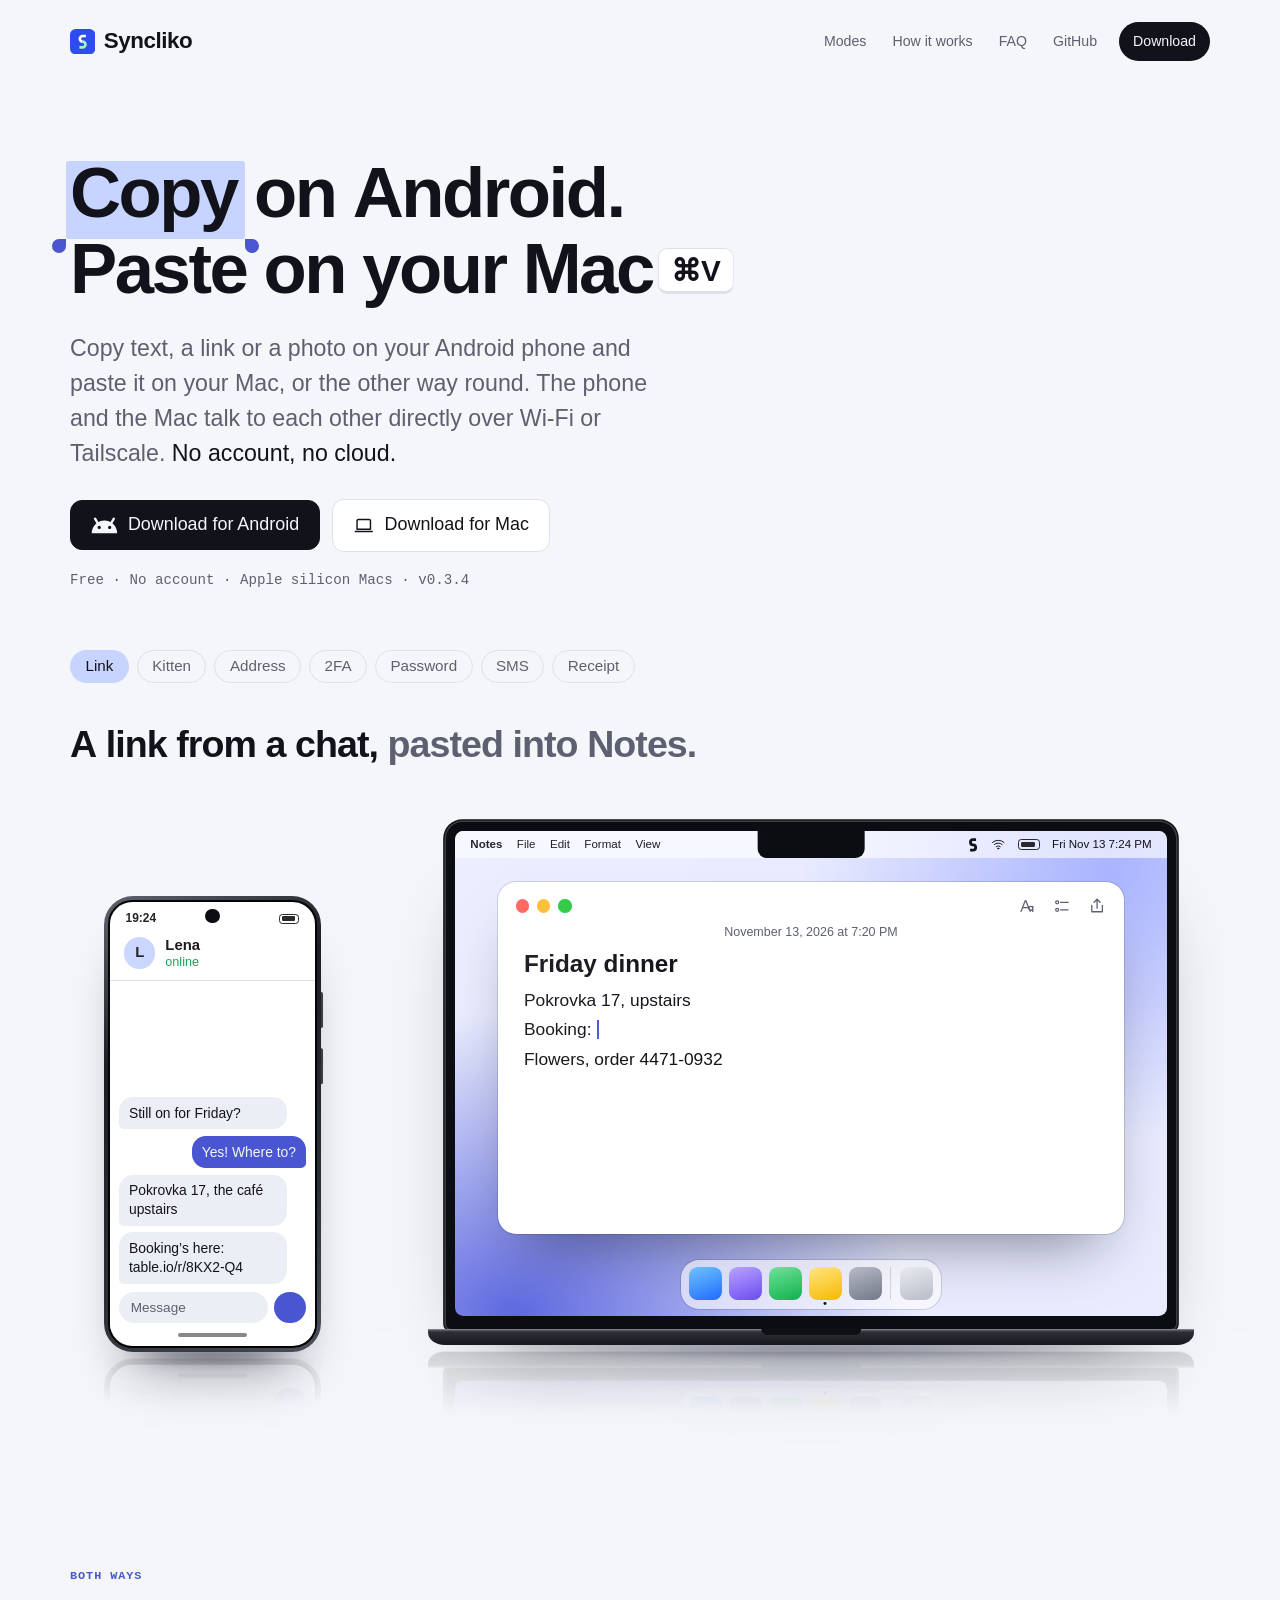
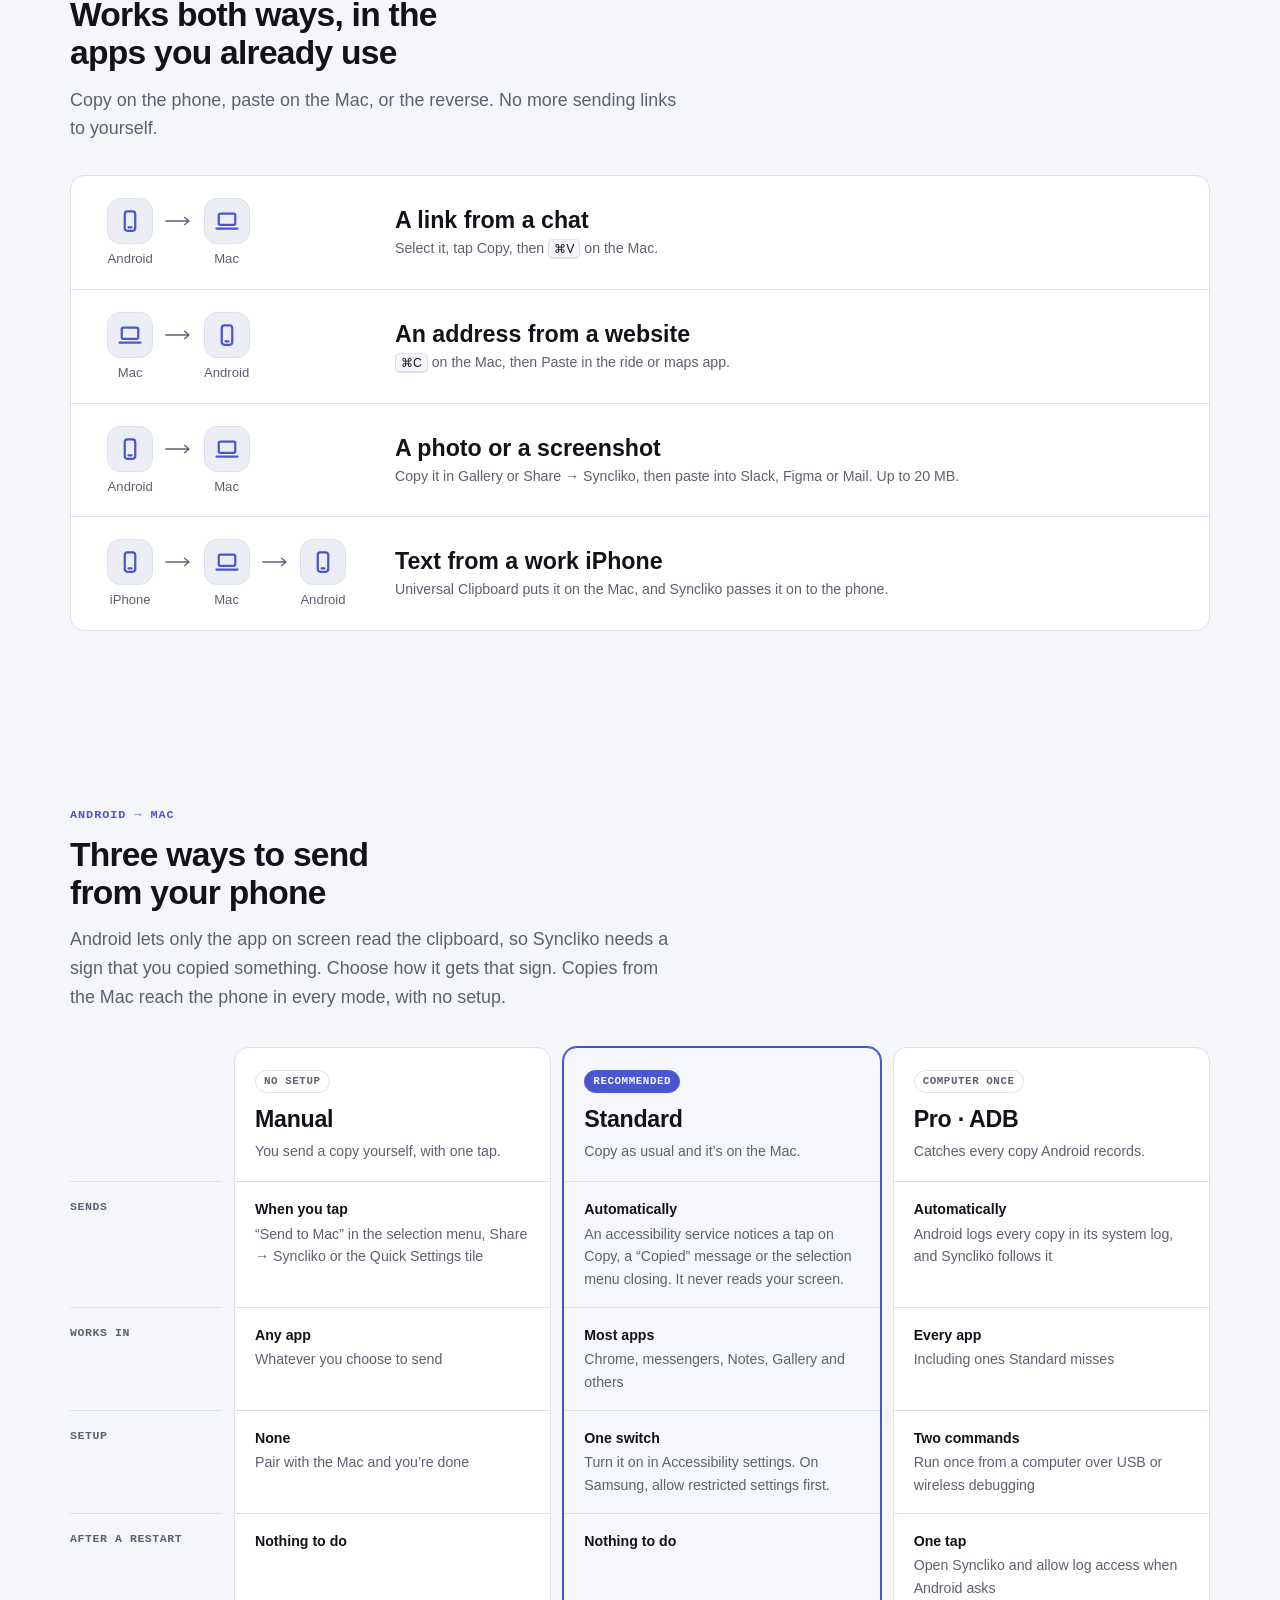
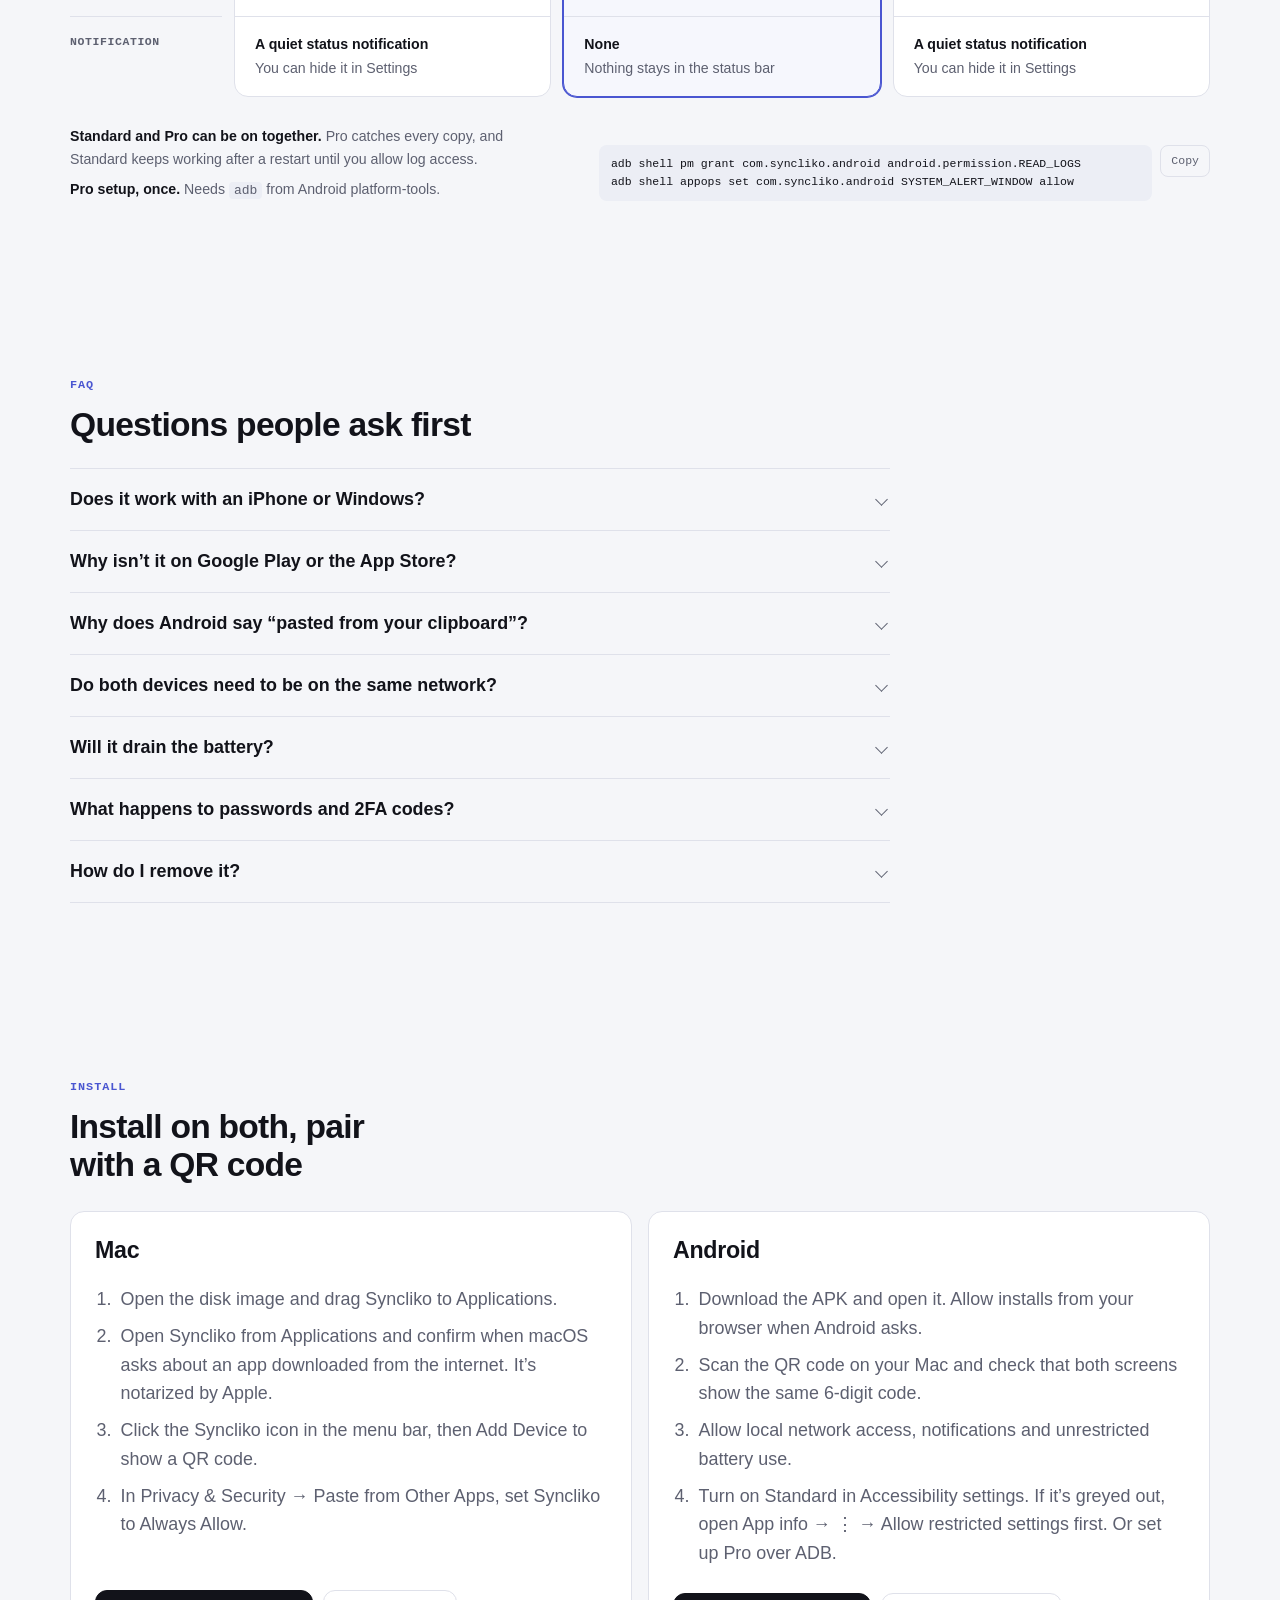
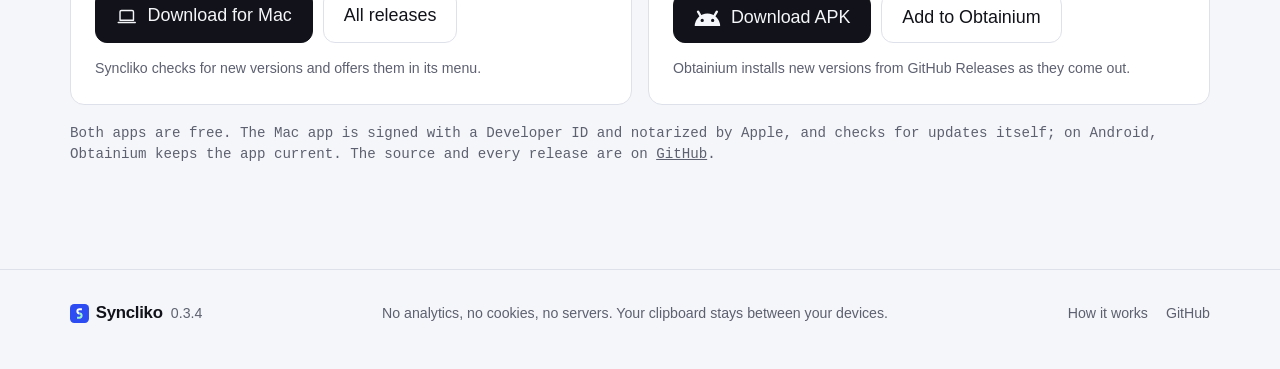
<file: site/index.html>
<!doctype html>
<html lang="en">
<head>
<meta charset="utf-8">
<meta name="viewport" content="width=device-width, initial-scale=1, viewport-fit=cover">
<title>Syncliko</title>
<meta name="claude:viewport-fit-sides" content="cover">
<meta name="description" content="A shared clipboard for an Android phone and a Mac. Copy on one, paste on the other, over Wi-Fi or Tailscale. No account, no cloud.">
<meta name="color-scheme" content="light dark">
<meta name="theme-color" content="#f5f6f9" media="(prefers-color-scheme: light)">
<meta name="theme-color" content="#0f1016" media="(prefers-color-scheme: dark)">
<link rel="icon" href="icon-32.png" sizes="32x32" type="image/png">
<link rel="apple-touch-icon" href="icon-180.png">
<meta property="og:type" content="website">
<meta property="og:title" content="Syncliko">
<meta property="og:description" content="Copy on Android, paste on your Mac. A shared clipboard over Wi-Fi or Tailscale, with no account and no cloud.">
<meta property="og:url" content="https://kdanet.github.io/syncliko/">
<meta property="og:image" content="https://kdanet.github.io/syncliko/icon-512.png">
<link rel="canonical" href="https://kdanet.github.io/syncliko/">
<meta name="twitter:card" content="summary">
<link rel="stylesheet" href="site.css">
<style>
/* Landing page styles on top of site.css. Layout: the headline and the scene (a phone and a MacBook
   passing a clip), then a narrow editorial column. The text-selection highlight is the motif.
   The technical details live on how-it-works.html. */
:root {
  --toolbar: #ffffff;           /* Android floating text toolbar */
  --bezel: #16171f;           /* device frame, dark in both themes */
  --wall: #e3e6f2;
  /* MacBook and Android hardware in the hero */
  --glass: #0c0d12;           /* screen glass and bezels */
  --alu-hi: #e7e9ef; --alu-lo: #b9bcc7;   /* aluminium deck */
  --wall-1: #a9b4ff; --wall-2: #5d68e0; --wall-3: #e9ecff;   /* desktop picture */
  --mbar: rgba(255, 255, 255, 0.62); --mbar-ink: #12131a;    /* translucent menu bar and Dock */
  --side: #eef0f5; --note-sel: #f8dd7c; --win-edge: rgba(10, 12, 30, 0.14);
  --grid: rgba(18, 19, 26, 0.05);
  --map: #e8ebf2; --road: #ffffff; --park: #d5ecd9;
  --stream-plain: #2f3ab8; --stream-cipher: #8f98ea; --stream-glow: rgba(74, 86, 209, 0.35); --spill: rgba(74, 86, 209, 0.2);
  --tl-r: #ff5f57; --tl-y: #febc2e; --tl-g: #28c840;         /* window buttons, same in both themes */
  --gh-bg: #ffffff; --gh-card: #f6f8fa; --gh-edge: #d1d9e0; --gh-ink: #1f2328; --gh-muted: #59636e; --gh-field: #ffffff; --gh-btn: #1f883d; --gh-ok: #1a7f37;   /* GitHub's own light and dark palettes */
}
@media (prefers-color-scheme: dark) {
  :root:not([data-theme="light"]) {
    --toolbar: #2a2c3a; --bezel: #2c2e3c; --wall: #232534;
   --glass: #050608; --alu-hi: #4a4d5a; --alu-lo: #2b2d37; --wall-1: #5b66d6; --wall-2: #232a6e; --wall-3: #141633; --mbar: rgba(22, 24, 34, 0.6); --mbar-ink: #eceef6; --side: #20222e; --note-sel: #6a5717; --win-edge: rgba(255, 255, 255, 0.1); --grid: rgba(255, 255, 255, 0.045); --map: #1b1d26; --road: #2b2e3a; --park: #1d2b24; --stream-plain: #eef0ff; --stream-cipher: #8f9bff; --stream-glow: rgba(140, 150, 255, 0.9); --spill: rgba(100, 110, 255, 0.45); --gh-bg: #0d1117; --gh-card: #151b23; --gh-edge: #3d444d; --gh-ink: #f0f6fc; --gh-muted: #9198a1; --gh-field: #0d1117; --gh-btn: #238636; --gh-ok: #3fb950;
    color-scheme: dark;
  }
}
:root[data-theme="dark"] {
  --toolbar: #2a2c3a; --bezel: #2c2e3c; --wall: #232534;
   --glass: #050608; --alu-hi: #4a4d5a; --alu-lo: #2b2d37; --wall-1: #5b66d6; --wall-2: #232a6e; --wall-3: #141633; --mbar: rgba(22, 24, 34, 0.6); --mbar-ink: #eceef6; --side: #20222e; --note-sel: #6a5717; --win-edge: rgba(255, 255, 255, 0.1); --grid: rgba(255, 255, 255, 0.045); --map: #1b1d26; --road: #2b2e3a; --park: #1d2b24; --stream-plain: #eef0ff; --stream-cipher: #8f9bff; --stream-glow: rgba(140, 150, 255, 0.9); --spill: rgba(100, 110, 255, 0.45); --gh-bg: #0d1117; --gh-card: #151b23; --gh-edge: #3d444d; --gh-ink: #f0f6fc; --gh-muted: #9198a1; --gh-field: #0d1117; --gh-btn: #238636; --gh-ok: #3fb950;
  color-scheme: dark;
}

/* ---------- Hero ---------- */
.hero { padding-block: clamp(28px, 6vw, 72px) clamp(40px, 7vw, 96px); }
/* One left-aligned column of copy (two-line headline, lede, downloads), then the scene
   full width underneath, so the phone and the MacBook can stand apart with room for the clip. */
.hero .wrap { display: grid; grid-template-columns: minmax(0, 1fr); }
.hero h1 { margin-bottom: 24px; }
.hero-side .lede { max-width: 46ch; margin-bottom: 28px; }
@media (max-width: 920px) { .hero .wrap { grid-template-columns: 1fr; } }

h1 {
  font: 800 var(--step-4)/1.08 var(--display);
  letter-spacing: -0.035em;
  margin: 0 0 28px;
  text-wrap: balance;
}
h1 .line { display: block; }
/* "Copy" drawn as an Android text selection. The highlight hugs the letters' ink (from the top of
   the C to the bottom of the y) with an even margin on every side, instead of the font's content
   area. Offsets are in em from the word's own box; the defaults fit SF Pro, and a script refines
   them for whatever font the system actually used. */
.sel {
  --hl-t: 0.113em; --hl-b: -0.103em; --hl-l: -0.045em; --hl-r: -0.115em; --hd: 0.2em;
  position: relative; display: inline-block; isolation: isolate;
}
.sel .hl {
  position: absolute; z-index: -1;
  top: var(--hl-t); bottom: var(--hl-b); left: var(--hl-l); right: var(--hl-r);
  background: var(--select); border-radius: 0.04em;
}
/* Teardrop handles: the point touches the highlight's bottom corner, the round end hangs below. */
.sel .hd {
  position: absolute; top: calc(100% - var(--hl-b)); width: var(--hd); height: var(--hd);
  background: var(--handle);
}
.sel .hd-l { left: calc(var(--hl-l) - var(--hd)); border-radius: 50% 0 50% 50%; }
.sel .hd-r { left: calc(100% - var(--hl-r)); border-radius: 0 50% 50% 50%; }
.sel .hd { transition: transform 0.35s cubic-bezier(0.3, 0.7, 0.2, 1), opacity 0.25s ease; }
.sel .hd-l { transform-origin: 100% 0; }
.sel .hd-r { transform-origin: 0 0; }
/* Once on load the selection is dragged across the word, the way a long-press then drag does it.
   Fill "backwards" only, so afterwards the handles go back to their transitions. */
@media (prefers-reduced-motion: no-preference) {
  .sel .hl { animation: sel-grow 0.75s cubic-bezier(0.3, 0.7, 0.2, 1) 0.45s backwards; }
  .sel .hd-l { animation: hd-in 0.25s ease-out 0.3s backwards; }
  .sel .hd-r { animation: hd-in 0.25s ease-out 0.3s backwards, sel-drag 0.75s cubic-bezier(0.3, 0.7, 0.2, 1) 0.45s backwards; }
}
@keyframes sel-grow { from { right: calc(100% - var(--hl-l)); } }
@keyframes sel-drag { from { left: var(--hl-l); } }
@keyframes hd-in { from { opacity: 0; transform: scale(0.4); } }

/* The headline mirrors itself: "Copy on Android. / Paste on your Mac ⌘V" ⇄ "Copy on Mac ⌘C /
   Paste on your Android." The platform words decode through bytes; the line that names the Mac
   carries the keycap, the other one the full stop. Mac text selection has no handles. */
.flip { display: block; }
/* On narrow screens the second line always breaks after "on", so both states have the same height. */
.nb { display: none; }
@media (max-width: 640px) { .nb { display: inline; } }
.slot, .tail { display: inline-block; white-space: nowrap; vertical-align: baseline; }
.slot { clip-path: inset(-0.4em -0.05em -0.4em 0); }
.flip.anim .slot, .flip.anim .tail { transition: width 0.55s cubic-bezier(0.3, 0.7, 0.2, 1); }
.slot .nz { color: var(--accent); }
/* The full stop and the keycap sit side by side on a strip that slides inside the tail's window. */
.tail { clip-path: inset(-0.5em 0 -0.5em 0); }
.strip { display: inline-block; white-space: nowrap; }
.flip.anim .strip { transition: transform 0.55s cubic-bezier(0.3, 0.7, 0.2, 1); }
.flip.anim .strip > * { transition: opacity 0.3s ease; }
.tail:not(.k) .kbd, .tail.k .stop { opacity: 0; }
/* Without the script (or before it measures) only the visible end of each line takes up space. */
.flip:not(.ready) .tail:not(.k) .kbd, .flip:not(.ready) .tail.k .stop { position: absolute; visibility: hidden; }
.flip[data-dir="ma"] .sel .hd { opacity: 0; transform: scale(0); }
.kbd {
  display: inline-grid; place-items: center;
  font: 600 0.42em/1 var(--text);
  letter-spacing: 0;
  min-width: 2.1em; height: 1.55em; padding-inline: 0.4em;
  border: 1px solid var(--line); border-bottom-width: 3px;
  background: var(--raised); color: var(--ink);
  border-radius: 0.32em;
  vertical-align: 0.42em; margin-left: 0.18em;
}
.lede { font-size: var(--step-1); line-height: 1.5; color: var(--muted); max-width: 34ch; margin: 0 0 32px; text-wrap: pretty; }
.lede strong { color: var(--ink); font-weight: 500; }

.ctas { display: flex; flex-wrap: wrap; gap: 12px; align-items: center; }
.fine { margin-top: 18px; font: 400 var(--step--1)/1.5 var(--mono); color: var(--muted); }

/* ---------- Demo stage ----------
   The product is "Android → macOS", so the scene says it in hardware: an Android phone and, a step
   apart, a MacBook Pro 14" in its real proportions (lid 1.45:1, thin bezels, notch, a base a touch
   wider than the lid) with one Notes window open. The clip travels across the gap between them, both
   ways. The stage is a size container and the scene is sized in em off a cqw base, so it scales as one
   picture. Under it, in normal type, a caption row names both devices and logs the last trip. */
.demo { grid-column: 1 / -1; display: grid; gap: 18px; width: 100%; max-width: 1180px; min-width: 0; justify-self: center; margin-top: clamp(20px, 3.5vw, 44px); }
.stage { position: relative; width: 100%; aspect-ratio: 100 / 46.5; container-type: inline-size; min-width: 0; }
.scene { position: absolute; inset: 0; font-size: 1.45cqw; }

/* MacBook Pro, front view, kept to a clean silhouette: a black lid with even thin bezels sitting
   straight on a thin aluminium base that is a touch wider, with a dark seam and a shallow scoop. */
.laptop { position: absolute; left: 31.4%; width: 67.2%; top: 0; height: 98.6%; }
.lid {
  position: absolute; left: 2.38%; width: 95.24%; top: 0; height: 96.96%;
  padding: 0.55em 0.55em 0.75em; border-radius: 1em 1em 0.3em 0.3em; background: var(--glass);
  box-shadow: 0 2.6em 4em -3.2em rgba(10, 12, 30, 0.45);
}
.base {
  position: absolute; left: 0; width: 100%; top: 96.96%; height: 3.04%;
  border-radius: 0 0 1em 1em / 0 0 0.75em 0.75em;
  background: linear-gradient(var(--alu-hi) 35%, var(--alu-lo));
  box-shadow: inset 0 0.12em 0 rgba(0, 0, 0, 0.28), 0 1.2em 1.6em -1.2em rgba(10, 12, 30, 0.4);
}
.base::after { content: ""; position: absolute; left: 50%; top: 0; width: 13%; height: 42%; transform: translateX(-50%); background: var(--alu-lo); border-radius: 0 0 0.55em 0.55em; opacity: 0.7; }

.desk {
  position: relative; height: 100%; border-radius: 0.5em; overflow: hidden;
  background:
    radial-gradient(70% 90% at 92% 8%, var(--wall-1) 0%, transparent 62%),
    radial-gradient(85% 95% at 8% 100%, var(--wall-2) 0%, transparent 66%),
    radial-gradient(60% 60% at 45% 55%, var(--wall-3) 0%, transparent 70%),
    var(--wall-3);
}
.notch { position: absolute; left: 50%; top: 0; width: 15%; height: 1.61em; transform: translateX(-50%); background: var(--glass); border-radius: 0 0 0.55em 0.55em; z-index: 3; }

/* Menu bar */
.mbar {
  position: relative; z-index: 2; display: flex; align-items: center; gap: 1.25em;
  height: 2.3em; padding: 0 1.3em; font: 500 0.7em/1 var(--text);
  background: var(--mbar); color: var(--mbar-ink);
}
.mbar b { font-weight: 700; }
/* The Apple menu. The logo is a character in Apple's system font (U+F8FF), so it exists only on Apple
   devices; elsewhere the script removes it rather than show an empty box. */
.mbar .apple { font: 400 1.3em/1 -apple-system, BlinkMacSystemFont, sans-serif; margin-right: -0.1em; transform: translateY(-0.04em); }
.mbar .tray { margin-left: auto; display: flex; align-items: center; gap: 1.05em; font-variant-numeric: tabular-nums; }
.mbar svg { width: 1.25em; height: 1.25em; fill: none; stroke: currentColor; stroke-width: 1.6; stroke-linecap: round; stroke-linejoin: round; }
/* Syncliko's menu bar glyph, the same drawing as MenuBarIcon in the Mac app: the S, solid. */
.mbar svg.sy { width: 1.05em; height: 1.35em; flex: none; display: block; fill: none; stroke: var(--mbar-ink); stroke-linecap: butt; overflow: visible; transform-origin: 50% 50%; }
.sy.ping { animation: ping 0.9s ease-out; }
@keyframes ping { 0% { stroke: var(--accent); transform: scale(1); } 35% { stroke: var(--accent); transform: scale(1.3); } 100% { transform: scale(1); } }
.bat { width: 1.9em; height: 0.95em; border: 1px solid currentColor; border-radius: 0.28em; position: relative; opacity: 0.9; }
.bat::after { content: ""; position: absolute; inset: 0.14em 18% 0.14em 0.14em; border-radius: 0.1em; background: currentColor; }

/* One note in its own window, the way Notes opens a note on double-click: window buttons, a small
   toolbar, no title-bar rule, large corner radius and a soft shadow. */
.win {
  position: absolute; left: 6%; right: 6%; top: 10.5%; bottom: 17%;
  display: flex; flex-direction: column;
  background: var(--raised); border-radius: 1.1em; overflow: hidden;
  box-shadow: 0 0 0 1px var(--win-edge), 0 2em 3.6em -1.6em rgba(10, 12, 30, 0.5);
}
.win-head { display: flex; align-items: center; justify-content: space-between; padding: 0.9em 1.1em 0.3em; }
.lights { display: flex; gap: 0.48em; }
.lights i { width: 0.8em; height: 0.8em; border-radius: 50%; }
.lights i:nth-child(1) { background: var(--tl-r); }
.lights i:nth-child(2) { background: var(--tl-y); }
.lights i:nth-child(3) { background: var(--tl-g); }
.tools { display: flex; gap: 1em; color: var(--muted); }
.tools svg { width: 1.1em; height: 1.1em; fill: none; stroke: currentColor; stroke-width: 1.7; stroke-linecap: round; stroke-linejoin: round; }
.notes-body { padding: 0.1em 1.5em 1em; font-size: 1.05em; line-height: 1.7; color: var(--muted); min-width: 0; }
.notes-body .when { display: block; text-align: center; font-size: 0.72em; margin-bottom: 0.5em; }
.notes-body .t { display: block; color: var(--ink); font: 700 1.4em/1.25 var(--text); margin-bottom: 0.25em; }
.notes-body .row { display: block; white-space: nowrap; color: var(--ink); }
.msel { border-radius: 2px; transition: background 0.6s ease; }
.msel.on { background: var(--select); }
.caret { display: inline-block; width: 1.5px; height: 1.1em; background: var(--accent); vertical-align: -0.2em; margin-left: 1px; }

/* Dock */
.dock {
  position: absolute; left: 50%; bottom: 1.6%; transform: translateX(-50%); z-index: 1;
  display: flex; align-items: center; gap: 0.42em; padding: 0.4em 0.48em 0.55em; border-radius: 1.1em;
  background: var(--mbar); box-shadow: 0 0 0 1px var(--win-edge);
}
.dock i { width: 2em; height: 2em; border-radius: 0.52em; background: var(--c); position: relative; }
.dock i.run::after { content: ""; position: absolute; left: 50%; bottom: -0.3em; width: 0.18em; height: 0.18em; border-radius: 50%; background: var(--mbar-ink); transform: translateX(-50%); }
.dock .sep { width: 1px; height: 1.9em; background: var(--win-edge); margin: 0 0.1em; }

/* Android phone: punch-hole camera, gesture bar. Stands on its own, left of the MacBook. */
.phone {
  position: absolute; left: 3%; width: 19%; top: 14%; bottom: 0; z-index: 3;
  padding: 0.3em; border-radius: 1.75em; background: var(--glass);
  box-shadow: 0 0 0 0.12em var(--alu-lo), 0 2.2em 3.2em -1.8em rgba(10, 12, 30, 0.55);
}
.phone-screen { position: relative; height: 100%; border-radius: 1.47em; background: var(--raised); display: flex; flex-direction: column; overflow: hidden; }
.p-status { position: relative; display: flex; justify-content: space-between; align-items: center; padding: 0.9em 1.3em 0.4em; font: 600 0.72em/1 var(--text); color: var(--ink); }
.p-status .cam { position: absolute; left: 50%; top: 0.55em; width: 1.2em; height: 1.2em; margin-left: -0.6em; border-radius: 50%; background: var(--glass); }
.p-status .bat { width: 1.7em; height: 0.85em; }
.p-head { display: flex; align-items: center; gap: 0.6em; padding: 0.45em 0.85em 0.7em; border-bottom: 1px solid var(--line); }
.ava { width: 2.1em; height: 2.1em; border-radius: 50%; background: var(--select); display: grid; place-items: center; font: 700 0.9em/1 var(--display); color: var(--ink); flex: none; }
.who { display: flex; flex-direction: column; gap: 0.2em; font: 600 0.9em/1.1 var(--text); min-width: 0; }
.who small { font: 400 0.85em/1 var(--text); color: var(--signal); }
.p-chat { flex: 1; display: flex; flex-direction: column; justify-content: flex-end; gap: 0.38em; padding: 0.5em 0.55em; min-height: 0; overflow: hidden; }
.b { max-width: 90%; padding: 0.5em 0.7em; border-radius: 1em; font-size: 0.84em; line-height: 1.35; background: var(--code-bg); color: var(--ink); }
.b.me { align-self: flex-end; background: var(--accent); color: var(--paper); border-bottom-right-radius: 0.35em; }
.b.them { border-bottom-left-radius: 0.35em; }
.pick { white-space: nowrap; position: relative; border-radius: 2px; transition: background 0.25s ease; }
.pick::before, .pick::after { content: ""; position: absolute; bottom: -0.62em; width: 0.62em; height: 0.62em; background: var(--handle); opacity: 0; transition: opacity 0.2s ease; }
.pick::before { left: -0.6em; border-radius: 50% 0 50% 50%; }
.pick::after { right: -0.6em; border-radius: 0 50% 50% 50%; }
.pick.on { background: var(--select); }
.pick.on::before, .pick.on::after { opacity: 1; }
/* Android's floating text toolbar: a compact opaque bar that hugs its actions, lifted by a shadow and
   placed just above the selection (see above()). */
.p-tools {
  position: absolute; left: 0; top: 0; z-index: 7;
  display: flex; align-items: center; padding: 0.22em;
  background: var(--toolbar); color: var(--ink); border-radius: 0.75em;
  box-shadow: 0 0 0 1px var(--line), 0 0.5em 1.2em -0.3em rgba(8, 10, 24, 0.45);
  font: 500 0.7em/1 var(--text); white-space: nowrap;
  opacity: 0; transform: translateY(0.35em) scale(0.96); transform-origin: 50% 100%;
  transition: opacity 0.18s ease, transform 0.22s cubic-bezier(0.2, 0.8, 0.2, 1);
}
.p-tools span { padding: 0.62em 0.78em; border-radius: 0.55em; transition: background 0.15s ease; }
.p-tools .more { padding-inline: 0.5em; font-weight: 700; color: var(--muted); }
.p-tools.show { opacity: 1; transform: none; }
.p-tools.pressed .copy { background: color-mix(in srgb, var(--accent) 26%, transparent); }
.p-input { position: relative; display: flex; align-items: center; gap: 0.4em; padding: 0 0.55em 0.35em; }
.field {
  flex: 1; min-width: 0; height: 2.3em; padding: 0 0.85em; border-radius: 1.15em;
  display: flex; align-items: center; background: var(--code-bg);
  font-size: 0.82em; color: var(--muted); white-space: nowrap; overflow: hidden;
}
.field .typed { color: var(--ink); border-radius: 2px; transition: background 0.6s ease; }
.field .typed.fresh { background: var(--select); }
.send { width: 1.9em; height: 1.9em; border-radius: 50%; background: var(--accent); flex: none; }
.p-paste {
  position: absolute; left: 0; top: 0; z-index: 4;
  padding: 0.6em 0.8em; border-radius: 0.6em; background: var(--ink); color: var(--paper);
  font: 500 0.76em/1 var(--text); opacity: 0; transform: translateY(0.4em); transition: opacity 0.2s ease, transform 0.2s ease;
}
.p-paste.show { opacity: 1; transform: none; }
.gesture { flex: none; width: 34%; height: 0.24em; margin: 0.25em auto 0.55em; border-radius: 1em; background: var(--ink); opacity: 0.5; }

/* The trip between devices */
.key {
  position: absolute; z-index: 5; font: 600 1.05em/1 var(--text);
  padding: 0.45em 0.6em; border: 1px solid var(--line); border-bottom-width: 3px; border-radius: 0.5em;
  background: var(--raised); color: var(--ink);
  opacity: 0; transform: translateY(0.35em); transition: opacity 0.2s ease, transform 0.2s ease;
}
.key.show { opacity: 1; transform: none; }

/* Caption row: which devices, which way, how fast. */

@media (prefers-reduced-motion: no-preference) {
  .caret { animation: blink 1.1s steps(1) infinite; }
}
@keyframes blink { 50% { visibility: hidden; } }

/* The personal iPhone (receipt scene only): Dynamic Island, the Photos viewer on black with the
   receipt, and iOS's long-press menu. It stands right of the MacBook, which steps back a little. */
.iphone {
  position: absolute; left: 79.5%; width: 18%; top: 14%; bottom: 0; z-index: 3;
  padding: 0.24em; border-radius: 2.1em;
  background: linear-gradient(150deg, #8d8f96 0%, #2c2d32 30%, #3e4047 72%, #74767e 100%);
  box-shadow: 0 2.4em 3.4em -1.8em rgba(10, 12, 30, 0.55);
}
.ip-screen { position: relative; height: 100%; border: 0.18em solid #040406; border-radius: 1.86em; background: #000; display: flex; flex-direction: column; overflow: hidden; color: #f2f2f7; }
.ip-island { position: absolute; left: 50%; top: 0.5em; width: 4.4em; height: 1.25em; margin-left: -2.2em; border-radius: 1em; background: #000; z-index: 4; box-shadow: 0 0 0 1px #111; }
.ip-status { display: flex; justify-content: space-between; align-items: center; padding: 0.75em 1.4em 0.3em; font: 600 0.72em/1 var(--text); }
.ip-status .bat { width: 1.7em; height: 0.85em; }
.ip-bar { display: flex; justify-content: space-between; align-items: center; padding: 0.6em 0.9em; font-size: 0.7em; color: #0a84ff; }
.ip-bar b { color: #f2f2f7; text-align: center; font-size: 0.95em; }
.ip-bar small { display: block; font-weight: 400; font-size: 0.85em; color: #8e8e93; }
.ip-photo { flex: 1; min-height: 0; display: grid; place-items: center; background: radial-gradient(60% 50% at 50% 50%, #5a4632, #2a2118); transition: transform 0.25s ease; }
.ip-photo svg { width: 64%; transform: rotate(-4deg); filter: drop-shadow(0 0.4em 0.6em rgba(0, 0, 0, 0.5)); }
.ip-photo.on { transform: scale(0.96); }
.ip-tools { display: flex; justify-content: space-around; padding: 0.7em 0.5em 0.2em; font-size: 0.8em; color: #0a84ff; }
.ip-home { flex: none; width: 34%; height: 0.24em; margin: 0.4em auto 0.5em; border-radius: 1em; background: #f2f2f7; opacity: 0.7; }
.ip-menu {
  position: absolute; left: 12%; right: 12%; top: 58%; z-index: 5; display: flex; flex-direction: column;
  border-radius: 0.9em; overflow: hidden; background: rgba(44, 44, 46, 0.97); font-size: 0.68em;
  opacity: 0; transform: scale(0.85); transform-origin: 50% 0; transition: opacity 0.2s ease, transform 0.25s cubic-bezier(0.2, 1.3, 0.4, 1);
}
.ip-menu.show { opacity: 1; transform: none; }
.ip-menu span { display: flex; justify-content: space-between; padding: 0.65em 0.9em; }
.ip-menu span + span { border-top: 1px solid rgba(255, 255, 255, 0.12); }
.ip-menu i { font-style: normal; color: #8e8e93; }
.ip-menu.pressed .copy { background: rgba(255, 255, 255, 0.16); }
/* "Work" and "Personal" over the two phones, in the receipt scene only. */
.dev-tag { position: absolute; left: 50%; bottom: calc(100% + 0.8em); transform: translateX(-50%); font-size: 0.7em; padding: 0.45em 0.8em; white-space: nowrap; opacity: 0; transition: opacity 0.5s ease; }
.iphone .dev-tag { background: #f1e9ff; color: #6d28d9; }
.scene.tri .dev-tag { opacity: 1; transition-delay: 0.6s; }
/* The MacBook steps back for the iPhone: a bit smaller, bottom edge on the same floor. */
.laptop, .phone { transition: transform 1s cubic-bezier(0.65, 0, 0.35, 1); }
.laptop { transform-origin: 0 100%; }
.scene.tri .laptop { transform: translateX(-7.3%) scale(0.75); }

/* Scene extras switched on by the hero look below. */
.ripple, .floor, .stream { display: none; }
.stream { position: absolute; inset: 0; width: 100%; height: 100%; z-index: 5; pointer-events: none; }
.ripple { position: absolute; z-index: 5; width: 2.4em; height: 2.4em; margin: -1.2em 0 0 -1.2em; border-radius: 50%; border: 2px solid var(--accent); opacity: 0; pointer-events: none; }
.ripple.go { animation: ripple 0.9s ease-out; }
@keyframes ripple { from { transform: scale(0.3); opacity: 0.9; } to { transform: scale(2.8); opacity: 0; } }
.floor { position: absolute; left: 6%; right: 6%; top: 100%; height: 1.8em; z-index: -1; pointer-events: none; background: radial-gradient(50% 55% at 50% 0, rgba(0, 0, 0, 0.55), transparent 100%); filter: blur(3px); }

/* Hero scene look. No panel: the scene sits on the page and its screens follow the page theme, while
   the hardware stays space black (glass sheen, dark aluminium, titanium-like phone frame). The clip
   travels as its UTF-8 bytes (see flowBytes), coloured from the --stream-* tokens. */
.v-dark .lid { box-shadow: 0 0 0 0.09em #3b3d47, 0 0 0 0.17em #0d0e12, 0 3em 5em -2.8em rgba(10, 12, 30, 0.55); }
.v-dark .desk::after, .v-dark .phone-screen::after { content: ""; position: absolute; inset: 0; z-index: 6; pointer-events: none; background: linear-gradient(118deg, rgba(255, 255, 255, 0.1) 0%, rgba(255, 255, 255, 0) 34%); border-radius: inherit; }
.v-dark .base { background: linear-gradient(#5a5c65 0, #2c2e35 22%, #17181d 100%); box-shadow: inset 0 0.07em 0 rgba(255, 255, 255, 0.24), 0 1.2em 1.6em -1em rgba(10, 12, 30, 0.5); }
.v-dark .base::after { background: #0f1014; opacity: 1; }
.v-dark .phone { padding: 0.24em; background: linear-gradient(150deg, #60636e 0%, #1d1e24 30%, #2e3038 72%, #4d505a 100%); box-shadow: 0 2.4em 3.4em -1.8em rgba(10, 12, 30, 0.55); }
.v-dark .phone-screen { border: 0.18em solid #040406; }
.v-dark .phone::before { content: ""; position: absolute; right: -0.13em; top: 21%; width: 0.13em; height: 8%; border-radius: 0 0.1em 0.1em 0; background: #3a3c46; box-shadow: 0 3.4em 0 #3a3c46; }
.v-dark .floor { display: block; background: radial-gradient(50% 55% at 50% 0, rgba(10, 12, 30, 0.35), transparent 100%); }
.v-dark .ripple { display: block; }
.v-spot .stage { margin-bottom: 2.2em; }
.v-spot .laptop { -webkit-box-reflect: below 0.4em linear-gradient(transparent 88%, rgba(255, 255, 255, 0.16)); }
.v-spot .laptop::before { content: ""; position: absolute; left: 10%; right: 10%; top: 30%; bottom: -14%; z-index: -1; background: radial-gradient(closest-side, var(--spill), transparent); filter: blur(28px); }
.v-spot .phone, .v-spot .iphone { -webkit-box-reflect: below 0.4em linear-gradient(transparent 90%, rgba(255, 255, 255, 0.14)); }
.v-spot .stream { display: block; }


/* ---------- Scenario playlist ----------
   Seven scenes share one phone and one MacBook. Phone apps switch like Android does (the old one slides
   up, the next rises in); Mac windows minimise into the Dock and the next one opens out of it. */
.apps { position: relative; flex: 1; min-height: 0; }
/* Inactive apps, windows and the photo viewer turn visibility: hidden once their exit animation is over
   (and visible at once when they come back). Merely transparent, they would stay composited layers that
   phones redraw on every scroll frame. */
.app { position: absolute; inset: 0; display: flex; flex-direction: column; background: var(--raised); transition: transform 0.55s cubic-bezier(0.2, 0.8, 0.2, 1), opacity 0.4s ease, visibility 0s; }
.app:not(.on) { transform: translateY(14%); opacity: 0; pointer-events: none; visibility: hidden; transition: transform 0.55s cubic-bezier(0.2, 0.8, 0.2, 1), opacity 0.4s ease, visibility 0s linear 0.55s; }
.app.gone { transform: translateY(-9%); opacity: 0; }
.win { transform-origin: 50% 135%; transition: transform 0.6s cubic-bezier(0.2, 0.8, 0.2, 1), opacity 0.45s ease, visibility 0s; }
.win:not(.on) { transform: translateY(16%) scale(0.12); opacity: 0; pointer-events: none; visibility: hidden; transition: transform 0.6s cubic-bezier(0.2, 0.8, 0.2, 1), opacity 0.45s ease, visibility 0s linear 0.6s; }
.dock i.bounce { animation: bounce 0.7s ease; }
@keyframes bounce { 30% { transform: translateY(-0.7em); } 55% { transform: translateY(0); } 75% { transform: translateY(-0.25em); } }

/* Values that a paste fills in, and things that appear once it has */
.val { border-radius: 2px; transition: background-color 0.6s ease; }
.val.fresh { background-color: var(--select); }
.ok:not([hidden]) { animation: rise 0.45s ease backwards; }
@keyframes rise { from { opacity: 0; transform: translateY(0.4em); } }
.tap { border-radius: 0.3em; transition: background 0.25s ease; }
.tap.on { background: var(--select); }

/* Phone: ride app */
.map {
  flex: 1; position: relative; background-color: var(--map);
  background-image:
    radial-gradient(28% 20% at 74% 30%, var(--park) 0 98%, transparent 100%),
    linear-gradient(118deg, transparent 47%, var(--road) 47% 51%, transparent 51%),
    linear-gradient(28deg, transparent 58%, var(--road) 58% 61%, transparent 61%),
    linear-gradient(90deg, transparent 30%, var(--road) 30% 32.5%, transparent 32.5%),
    linear-gradient(0deg, transparent 64%, var(--road) 64% 66%, transparent 66%);
}
.map .me { position: absolute; left: 40%; top: 62%; width: 0.8em; height: 0.8em; border-radius: 50%; background: var(--accent); box-shadow: 0 0 0 0.35em rgba(74, 86, 209, 0.22); }
.map .dest { position: absolute; left: 68%; top: 22%; width: 0.9em; height: 0.9em; border-radius: 50% 50% 50% 0; transform: rotate(-45deg); background: #e5484d; }
.sheet { position: relative; margin-top: -1em; display: flex; flex-direction: column; gap: 0.5em; padding: 0.9em 0.7em 0.8em; background: var(--raised); border-radius: 1.2em 1.2em 0 0; box-shadow: 0 -0.6em 1.4em -1em rgba(10, 12, 30, 0.3); }
.sheet-h { font: 700 0.95em/1.2 var(--text); color: var(--ink); }
.sheet .field { flex: none; }
.okchip { font: 600 0.66em/1.2 var(--text); color: var(--signal); }
.recent { font-size: 0.64em; color: var(--muted); white-space: nowrap; overflow: hidden; text-overflow: ellipsis; }

/* Phone: a music app's sign-in. The pasted password lands as dots; a moment later the app opens on its
   home screen (albums and a mini player) over the form. */
.app-music { padding: 1.4em 0.9em 0.8em; gap: 0.55em; }
.enc-logo { width: 2.6em; height: 2.6em; margin: 0.6em auto 0.2em; border-radius: 0.8em; background: linear-gradient(140deg, #ff6a88, #ff9a5a); display: grid; place-items: center; }
.enc-logo::after { content: ""; width: 0.9em; height: 0.9em; border-radius: 50%; background: #fff; box-shadow: 0 0 0 0.28em rgba(255, 255, 255, 0.35); }
.enc-h { text-align: center; font: 700 0.98em/1.25 var(--text); color: var(--ink); margin-bottom: 0.3em; }
.enc-label { font-size: 0.58em; font-weight: 600; color: var(--muted); margin-bottom: -0.3em; padding-left: 0.3em; }
.app-music .field { flex: none; border-radius: 0.7em; }
.app-music .field .val { color: var(--ink); font: 700 1em/1 var(--mono); letter-spacing: 0.06em; }
.enc-btn { margin-top: 0.3em; height: 2.3em; display: grid; place-items: center; border-radius: 1.15em; background: linear-gradient(140deg, #ff6a88, #ff9a5a); color: #fff; font: 600 0.78em/1 var(--text); }
.enc-forgot { text-align: center; font-size: 0.6em; color: var(--muted); }
.enc-home { position: absolute; inset: 0; z-index: 2; display: flex; flex-direction: column; gap: 0.6em; padding: 1.4em 0.9em 0.8em; background: var(--raised); }
.enc-home.ok:not([hidden]) { animation: rise 0.5s ease 0.9s backwards; }
.enc-home b { font: 700 1.05em/1.2 var(--text); color: var(--ink); }
.enc-home small { display: block; margin-bottom: 0.2em; font-size: 0.6em; color: var(--muted); }
.albums { display: grid; grid-template-columns: 1fr 1fr; gap: 0.5em; }
.albums i { aspect-ratio: 1; border-radius: 0.6em; background: var(--c); }
.player { margin-top: auto; display: flex; align-items: center; gap: 0.6em; padding: 0.5em; border-radius: 0.8em; background: var(--code-bg); font-size: 0.62em; color: var(--ink); }
.player i { width: 2.4em; height: 2.4em; border-radius: 0.5em; background: linear-gradient(140deg, #7a5cff, #ff6a88); flex: none; }
.player span { flex: 1; min-width: 0; }
.player small { display: block; font-size: 0.9em; }
.player em { font-style: normal; font-size: 1.3em; }

/* Phone: the work expense app (a work-profile app, hence the briefcase), where the receipt lands. */
.app-exp { padding: 0.4em 0.8em 0.7em; gap: 0.5em; color: var(--ink); }
.x-top { display: flex; justify-content: space-between; align-items: center; padding-top: 0.2em; }
.x-top b { font: 700 1.05em/1.2 var(--text); }
.x-work, .dev-tag { display: inline-flex; align-items: center; gap: 0.35em; padding: 0.3em 0.6em; border-radius: 999px; background: #e8f0ff; color: #1d4ed8; font: 600 0.58em/1 var(--text); }
.x-work svg, .dev-tag svg { width: 1.15em; height: 1.15em; fill: none; stroke: currentColor; stroke-width: 2; }
.x-lbl { font-size: 0.62em; font-weight: 600; color: var(--muted); }
.x-card { display: flex; flex-direction: column; border-radius: 0.8em; background: var(--code-bg); font-size: 0.7em; }
.x-row { display: flex; justify-content: space-between; gap: 0.6em; padding: 0.6em 0.75em; }
.x-row + .x-row { border-top: 1px solid var(--line); }
.x-row em { font-style: normal; color: var(--muted); }
.x-row .ph { color: var(--muted); }
.x-drop { display: flex; align-items: center; justify-content: center; min-height: 3.4em; padding: 0.4em; border: 1.5px dashed var(--line); border-radius: 0.8em; font-size: 0.68em; color: var(--accent); font-weight: 600; }
.x-file { display: flex; align-items: center; gap: 0.6em; color: var(--ink); font-weight: 500; }
.x-file svg { width: 1.9em; height: 2.5em; border-radius: 0.2em; background: #3b3427; padding: 0.15em; }
.x-btn { height: 2.3em; display: grid; place-items: center; border-radius: 1.15em; background: var(--accent); color: var(--paper); font: 600 0.72em/1 var(--text); }
.app-exp .x-ok:not([hidden]) { animation: rise 0.45s ease 0.9s backwards; text-align: center; }

/* Phone: authenticator */
.a-head { padding: 0.5em 0.9em 0.7em; font: 700 1em/1.2 var(--text); color: var(--ink); }
.acct { display: flex; align-items: center; justify-content: space-between; gap: 0.5em; padding: 0.7em 0.9em; border-top: 1px solid var(--line); }
.acct small { display: block; font-size: 0.6em; color: var(--muted); margin-bottom: 0.2em; }
.acct .code { font: 600 1.25em/1.1 var(--mono); letter-spacing: 0.04em; color: var(--accent); padding: 0 0.15em; }
.ring { flex: none; width: 1.3em; height: 1.3em; border-radius: 50%; background: conic-gradient(var(--accent) 0 68%, var(--line) 0); -webkit-mask: radial-gradient(circle, transparent 50%, #000 52%); mask: radial-gradient(circle, transparent 50%, #000 52%); }

/* Phone: gallery grid, and the viewer that opens out of the tapped tile */
.app-photo { background: var(--raised); }
.gal { display: flex; flex-direction: column; height: 100%; }
.gal-head { display: flex; align-items: baseline; justify-content: space-between; padding: 0.5em 0.9em 0.6em; }
.gal-head b { font: 700 1em/1.2 var(--text); color: var(--ink); }
.gal-head span { font-size: 0.62em; color: var(--muted); }
.gal-head.sub { padding: 0.7em 0.9em 0.4em; }
.gal { overflow: hidden; }
.gal-grid { display: grid; grid-template-columns: repeat(3, 1fr); gap: 0.18em; padding: 0 0.18em; }
.tile { display: block; aspect-ratio: 1; overflow: hidden; transition: transform 0.18s ease, box-shadow 0.18s ease; }
.tile svg { display: block; width: 100%; height: 100%; }
.tile.tap { transform: scale(0.9); box-shadow: 0 0 0 0.16em var(--handle); }
/* Full screen, over the status bar too (only the camera cutout stays on top), with nothing but the photo. */
.viewer { position: absolute; inset: -3em 0 -1.4em; z-index: 4; background: #0b0c10; opacity: 0; transform: scale(0.3); pointer-events: none; visibility: hidden; transition: transform 0.5s cubic-bezier(0.2, 0.8, 0.2, 1), opacity 0.3s ease, visibility 0s linear 0.5s; }
.viewer.open { opacity: 1; transform: none; visibility: visible; transition: transform 0.5s cubic-bezier(0.2, 0.8, 0.2, 1), opacity 0.3s ease, visibility 0s; }
.shot {
  position: absolute; inset: 0; display: grid; place-items: center;
  background: radial-gradient(62% 40% at 50% 54%, rgba(255, 249, 240, 0.85), transparent 72%), linear-gradient(172deg, #fff0de, #f7c69c);
  transition: filter 0.25s ease;
}
.shot svg { width: 100%; height: auto; transform: translateY(6%); }
.thumb svg { display: block; width: 100%; height: 100%; }
/* Long-press: the photo stays full screen and dims slightly under the finger, then the toolbar appears. */
.shot.on { filter: brightness(0.94); }
.p-status .cam { z-index: 8; }
/* The viewer's kitten blinks and sways its tail, only while the photo is open; .demo.paused stops it too. */
@media (prefers-reduced-motion: no-preference) {
  .viewer.open .kitty-tail { transform-box: view-box; transform-origin: 41px 53px; animation: kitty-tail 3s ease-in-out infinite; }
  .viewer.open .kitty-eyes { transform-box: view-box; transform-origin: 30px 31px; animation: kitty-blink 4.2s infinite; }
}
@keyframes kitty-tail { 50% { transform: rotate(10deg); } }
@keyframes kitty-blink { 0%, 90%, 98%, 100% { transform: scaleY(1); } 94% { transform: scaleY(0.15); } }
.gesture { position: relative; z-index: 8; transition: background 0.3s ease; }
/* Over a light photo the gesture bar turns dark, as Android does. */
.phone-screen:has(.viewer.open) .gesture { background: #000; opacity: 0.35; }

/* Phone: shared toast */
.p-toast {
  position: absolute; left: 50%; bottom: 2.2em; z-index: 4; transform: translate(-50%, 0.4em); white-space: nowrap;
  padding: 0.6em 0.9em; border-radius: 2em; background: var(--ink); color: var(--paper); font: 500 0.6em/1 var(--text);
  opacity: 0; transition: opacity 0.2s ease, transform 0.2s ease;
}
.p-toast.show { opacity: 1; transform: translate(-50%, 0); }

/* Mac: browser pages and the team chat */
.wbar { display: flex; align-items: center; gap: 0.8em; padding: 0.8em 0.95em 0.5em; }
.wbar .url { flex: 1; max-width: 55%; margin: 0 auto; padding: 0.5em 1em; border-radius: 0.8em; background: var(--code-bg); font: 500 0.6em/1 var(--text); color: var(--muted); text-align: center; transform: translateX(-1.6em); }
.wbody { flex: 1; min-height: 0; display: flex; flex-direction: column; align-items: flex-start; gap: 0.4em; padding: 0.4em 1.6em 1em; font-size: 0.86em; color: var(--ink); }
.wbody.center { align-items: center; text-align: center; }
.wbody h6 { margin: 0.1em 0 0; font: 700 1.4em/1.2 var(--text); color: var(--ink); }
.wbody .muted { font-size: 0.82em; color: var(--muted); }
.wbody .lbl { margin-top: 0.4em; font: 500 0.66em/1 var(--mono); letter-spacing: 0.06em; text-transform: uppercase; color: var(--muted); }
.logo { width: 2em; height: 2em; border-radius: 50%; background: linear-gradient(150deg, #8f99ff, #4a56d1); }
.logo.sq { border-radius: 0.5em; background: linear-gradient(150deg, #5ad19a, #12915a); }
.otp { display: flex; gap: 0.4em; margin-top: 0.5em; }
.otp i { width: 1.9em; height: 2.3em; display: grid; place-items: center; border: 1px solid var(--line); border-radius: 0.45em; font: 600 1em/1 var(--mono); font-style: normal; background: var(--raised); }
.wfield { display: flex; align-items: center; gap: 0.6em; width: 13em; height: 2.2em; margin-top: 0.4em; padding: 0 0.8em; border: 1px solid var(--line); border-radius: 0.5em; font: 500 0.9em/1 var(--mono); color: var(--muted); }
.wfield .val { color: var(--ink); }
.okline { font-size: 0.82em; font-weight: 600; color: var(--signal); }
/* GitHub's two-factor page: the mark, the heading and the code form in a card, in GitHub's own colours.
   GitHub submits as soon as six digits are in, so the button turns into the result. */
.w-gh { background: var(--gh-bg); }
.w-gh .wbar .url { background: var(--gh-card); color: var(--gh-muted); }
.gh-body { flex: 1; min-height: 0; display: flex; flex-direction: column; align-items: center; gap: 0.75em; padding: 0.2em 1.6em 1em; font-size: 0.86em; color: var(--gh-ink); }
.gh-mark { width: 2.5em; height: 2.5em; fill: var(--gh-ink); }
.gh-body h6 { margin: 0; font: 400 1.3em/1.2 var(--text); letter-spacing: -0.01em; color: var(--gh-ink); }
.gh-card { width: 17em; display: flex; flex-direction: column; gap: 0.6em; padding: 1em; border: 1px solid var(--gh-edge); border-radius: 0.45em; background: var(--gh-card); }
.gh-card .gh-dev { display: flex; align-items: center; gap: 0.5em; font-weight: 600; font-size: 0.86em; }
.gh-card .gh-dev svg { width: 1.2em; height: 1.2em; fill: var(--gh-muted); }
.gh-card label { font-weight: 600; font-size: 0.82em; }
.gh-input { display: flex; align-items: center; height: 2.3em; padding: 0 0.7em; border: 1px solid var(--gh-edge); border-radius: 0.4em; background: var(--gh-field); font: 500 1em/1 var(--mono); letter-spacing: 0.12em; }
.gh-input .ph { color: var(--gh-muted); opacity: 0.6; }
.gh-btn { display: flex; align-items: center; justify-content: center; gap: 0.4em; height: 2.3em; border-radius: 0.4em; background: var(--gh-btn); color: #fff; font-weight: 600; font-size: 0.9em; }
.gh-btn svg { width: 1.05em; height: 1.05em; fill: currentColor; }
.gh-btn .ok { display: inline-flex; align-items: center; gap: 0.4em; }
.gh-note { font-size: 0.72em; line-height: 1.45; color: var(--gh-muted); }
/* A bank's sign-in page: the bank's own header bar, a code form and the customer's card. The bank is made
   up (Meridian) so the page doesn't borrow a real bank's brand. */
.w-bank .wbar { padding-bottom: 0.6em; }
.bank-top { display: flex; align-items: center; gap: 1.4em; padding: 0.75em 1.4em; background: #0d2c5e; color: #e8eefc; font-size: 0.74em; }
.bank-brand { display: flex; align-items: center; gap: 0.5em; font: 700 1.15em/1 var(--display); letter-spacing: -0.01em; color: #fff; }
.bank-mark { width: 1.3em; height: 1.3em; border-radius: 0.35em; background: conic-gradient(from 210deg, #3fd6c6, #3a7bff, #3fd6c6); }
.bank-nav { display: flex; gap: 1.1em; color: #b9c8ea; }
.bank-nav span:first-child { color: #fff; }
.bank-secure { margin-left: auto; display: flex; align-items: center; gap: 0.35em; padding: 0.3em 0.6em; border-radius: 999px; background: rgba(255, 255, 255, 0.12); color: #cfe0ff; }
.bank-secure svg { width: 1em; height: 1em; fill: none; stroke: currentColor; stroke-width: 2; stroke-linecap: round; }
.bank-body { flex: 1; min-height: 0; display: flex; align-items: center; gap: 2em; padding: 1em 1.8em 1.2em; font-size: 0.86em; }
.bank-form { flex: 1; min-width: 0; display: flex; flex-direction: column; align-items: flex-start; gap: 0.45em; }
.bank-form h6 { margin: 0; font: 700 1.4em/1.2 var(--text); color: var(--ink); }
.bank-form .muted { font-size: 0.82em; color: var(--muted); }
.bank-row { display: flex; align-items: center; gap: 1em; margin-top: 0.5em; }
.bank-btn { padding: 0.55em 1.6em; border-radius: 0.5em; background: #1f5fd6; color: #fff; font: 600 0.82em/1 var(--text); }
.bank-card { flex: none; position: relative; width: 11em; aspect-ratio: 1.586; border-radius: 0.8em; padding: 0.8em 0.9em; display: flex; flex-direction: column; justify-content: space-between;
  background: linear-gradient(135deg, #123b7d 0%, #1f5fd6 55%, #33c2b5 100%); color: #fff; box-shadow: 0 1em 1.6em -0.9em rgba(10, 20, 60, 0.6); font-size: 0.8em; }
.bank-card b { font: 700 0.95em/1 var(--display); }
.bank-card .chip { width: 1.8em; height: 1.35em; border-radius: 0.3em; background: linear-gradient(135deg, #f4d58d, #c79a3c); }
.bank-card span { font: 500 0.95em/1 var(--mono); letter-spacing: 0.08em; }
.bank-card small { font: 500 0.6em/1 var(--text); letter-spacing: 0.1em; opacity: 0.8; }
.w-chat .wbody { flex-direction: row; align-items: stretch; gap: 0; padding: 0; }
/* The Mac's Passwords app: categories, the account list, and the selected account's card. The password
   shows as dots, as it does there, and is copied with ⌘C. */
.w-pw .wbody { flex-direction: row; align-items: stretch; gap: 0; padding: 0; }
.pw-side { width: 21%; display: flex; flex-direction: column; gap: 0.3em; padding: 0.8em 0.6em; background: var(--side); font-size: 0.7em; color: var(--ink); }
.pw-side span { display: flex; align-items: center; gap: 0.5em; padding: 0.28em 0.4em; border-radius: 0.4em; }
.pw-side span.cur { background: var(--win-edge); }
.pw-side i { width: 1.25em; height: 1.25em; border-radius: 0.35em; background: var(--c); flex: none; }
.pw-list { width: 29%; display: flex; flex-direction: column; padding: 0.7em 0.5em; border-right: 1px solid var(--line); font-size: 0.7em; }
.pw-list .row { display: flex; align-items: center; gap: 0.6em; padding: 0.42em 0.5em; border-radius: 0.45em; min-width: 0; }
.pw-list .row.cur { background: #2f6cf0; color: #fff; }   /* macOS selection blue, both themes */
.pw-list .row.cur small { color: rgba(255, 255, 255, 0.78); }
.pw-list .row div { min-width: 0; }
.pw-list b { display: block; font-weight: 600; }
.pw-list small { display: block; color: var(--muted); white-space: nowrap; overflow: hidden; text-overflow: ellipsis; }
.site { width: 1.7em; height: 1.7em; border-radius: 0.45em; background: var(--c); flex: none; display: grid; place-items: center; font: 700 0.85em/1 var(--text); color: #fff; }
.pw-card { flex: 1; min-width: 0; display: flex; flex-direction: column; gap: 0.7em; padding: 1em 1.3em; font-size: 0.78em; }
.pw-title { display: flex; align-items: center; gap: 0.8em; }
.pw-title .site { width: 2.6em; height: 2.6em; border-radius: 0.65em; font-size: 1.1em; }
.pw-title b { display: block; font: 700 1.3em/1.2 var(--text); color: var(--ink); }
.pw-title small { color: var(--muted); font-size: 0.85em; }
.pw-fields { display: flex; flex-direction: column; border: 1px solid var(--line); border-radius: 0.7em; }
.pw-fields > span { display: flex; justify-content: space-between; align-items: center; gap: 1em; padding: 0.55em 0.85em; }
.pw-fields > span + span { border-top: 1px solid var(--line); }
.pw-fields em { font-style: normal; color: var(--muted); }
.pw-fields .dots { font: 700 1em/1 var(--mono); letter-spacing: 0.08em; padding: 0.15em 0.2em; }
.pw-fields .site-link { color: var(--accent); }
.pw-note { color: var(--muted); font-size: 0.85em; }

/* Syncliko's menu under the S in the menu bar, as the Mac app draws it: what went through the Mac. */
.sy-pop {
  position: absolute; z-index: 3; top: 2.6em; right: 9.5em; width: 15em;
  display: flex; flex-direction: column; gap: 0.55em; padding: 0.8em; border-radius: 0.9em;
  background: var(--raised); box-shadow: 0 0 0 1px var(--win-edge), 0 1.4em 2.6em -1em rgba(10, 12, 30, 0.5);
  font-size: 0.72em; color: var(--ink);
  opacity: 0; transform: translateY(-0.4em) scale(0.97); transform-origin: 80% 0; visibility: hidden;
  transition: opacity 0.25s ease, transform 0.25s ease, visibility 0s linear 0.25s;
}
.sy-pop.show { opacity: 1; transform: none; visibility: visible; transition: opacity 0.25s ease, transform 0.25s ease, visibility 0s; }
.sp-head { display: flex; justify-content: space-between; align-items: center; }
.sp-head i { width: 2em; height: 1.1em; border-radius: 999px; background: var(--signal); }
.sp-item { display: flex; align-items: center; gap: 0.7em; padding: 0.5em; border-radius: 0.6em; background: var(--code-bg); }
.sp-item svg { width: 2.2em; height: 2.9em; flex: none; border-radius: 0.25em; background: #3b3427; padding: 0.15em; }
.sp-item b { display: block; }
.sp-item small { display: block; font-size: 0.85em; color: var(--muted); }
.sp-sent { font-weight: 600; color: var(--signal); padding-left: 0.2em; opacity: 0; transition: opacity 0.3s ease; }
.sy-pop.sent .sp-sent { opacity: 1; }

/* A team chat: workspace sidebar (channels with an unread count, people with presence), the channel's
   header, a feed with avatars and times, and the composer. After the paste the kitten is posted and the
   team reacts (see chatReplies in the script). */
.chat-side { width: 24%; display: flex; flex-direction: column; gap: 0.38em; padding: 0.8em 0.7em; background: var(--side); font-size: 0.7em; color: var(--muted); }
.chat-side .ws { display: flex; justify-content: space-between; color: var(--ink); font-size: 1.05em; margin-bottom: 0.2em; }
.chat-side .ws span { color: var(--muted); font-weight: 400; }
.chat-side .sec { margin-top: 0.5em; font-size: 0.85em; font-weight: 600; color: var(--muted); opacity: 0.8; }
.chat-side .cur { margin: 0 -0.4em; padding: 0.25em 0.4em; border-radius: 0.4em; background: var(--win-edge); color: var(--ink); }
.chat-side .unread { display: flex; justify-content: space-between; align-items: center; color: var(--ink); font-weight: 600; }
.chat-side .unread em { display: inline-grid; place-items: center; min-width: 1.6em; height: 1.6em; padding: 0 0.4em; box-sizing: border-box; border-radius: 999px; background: #e0457b; color: #fff; font: 700 0.78em/1 var(--text); font-style: normal; font-variant-numeric: tabular-nums; }
.chat-side .dm { display: flex; align-items: center; gap: 0.45em; }
.chat-side .dm i { width: 0.55em; height: 0.55em; border-radius: 50%; border: 1px solid var(--muted); }
.chat-side .dm i.on { border-color: var(--signal); background: var(--signal); }
.chat-main { flex: 1; min-width: 0; display: flex; flex-direction: column; gap: 0.5em; padding: 0.7em 1em 0.9em; }
.chan { display: flex; align-items: baseline; gap: 0.7em; padding-bottom: 0.5em; border-bottom: 1px solid var(--line); font-size: 0.74em; color: var(--muted); }
.chan b { color: var(--ink); font-size: 1.1em; }
.feed { flex: 1; min-height: 0; overflow: hidden; display: flex; flex-direction: column; justify-content: flex-end; gap: 0.36em; }
.cm { display: flex; gap: 0.6em; font-size: 0.74em; color: var(--ink); line-height: 1.35; }
.cm:not([hidden]) { animation: rise 0.4s ease backwards; }
.cm b { display: block; font-size: 0.95em; margin-bottom: 0.1em; }
.cm b small { font-weight: 400; color: var(--muted); font-size: 0.85em; margin-left: 0.3em; }
.cm .av { flex: none; width: 2em; height: 2em; border-radius: 0.5em; display: grid; place-items: center; background: var(--a); color: #fff; font: 700 0.9em/1 var(--text); font-style: normal; }
.cm .thumb { display: block; width: 3.9em; height: 3.9em; margin-top: 0.3em; }
.reacts { display: flex; gap: 0.35em; margin-top: 0.4em; }
.react { display: inline-flex; align-items: center; gap: 0.25em; padding: 0.15em 0.5em; border-radius: 999px; border: 1px solid var(--line); background: var(--code-bg); font-size: 0.9em; }
.react:not([hidden]) { animation: pop 0.35s cubic-bezier(0.2, 1.4, 0.4, 1) backwards; }
.react em { font-style: normal; font-size: 0.85em; color: var(--muted); }
@keyframes pop { from { transform: scale(0.4); opacity: 0; } }
.msg { font-size: 0.78em; color: var(--ink); }
.msg b { display: block; font-size: 0.9em; margin-bottom: 0.1em; }
.composer { margin-top: auto; display: flex; align-items: center; gap: 0.6em; min-height: 2.6em; padding: 0.45em 0.7em; border: 1px solid var(--line); border-radius: 0.6em; font-size: 0.74em; color: var(--muted); }
.thumb { width: 6.4em; height: 6.4em; border-radius: 0.5em; overflow: hidden; box-shadow: 0 0.3em 0.8em -0.4em rgba(10, 12, 30, 0.35); background-image: linear-gradient(#fde7c8, #f2b083); }
.thumb.fresh { box-shadow: 0 0 0 0.2em var(--select); }

/* Case chips: one per scene, the playing one highlighted like selected text (the page's motif). A tap
   jumps straight to that scene; the loop carries on from there. */
.cases { display: flex; gap: 8px; overflow-x: auto; scrollbar-width: none; margin: 0 0 clamp(12px, 2vw, 22px); }
.cases button {
  appearance: none; margin: 0; padding: 0.42em 0.95em; border: 1px solid var(--line); border-radius: 999px;
  flex: none; background: transparent; color: var(--muted); font: 500 0.95rem/1.2 var(--text); cursor: pointer;
  transition: background-color 0.3s ease, border-color 0.3s ease, color 0.3s ease;
}
.cases button:hover { color: var(--ink); border-color: var(--muted); }
.cases button[aria-pressed="true"] { background: var(--select); border-color: transparent; color: var(--ink); }
.cases button:focus-visible { outline: 2px solid var(--accent); outline-offset: 2px; }
@media (max-width: 420px) { .cases { gap: 6px; } .cases button { padding: 0.4em 0.75em; font-size: 0.82rem; } }
@media (max-width: 350px) { .cases { gap: 5px; } .cases button { padding: 0.38em 0.62em; font-size: 0.78rem; } }
/* Phones: when the chips don't fit, the row runs to the screen edges and scrolls sideways; the script
   keeps the playing chip in view. */
@media (max-width: 640px) {
  .cases {
    margin-inline: calc(50% - 50vw);
    padding-inline: max(16px, env(safe-area-inset-left, 0px)) max(16px, env(safe-area-inset-right, 0px));
  }
}

/* Case title over the scene: what is copied, then where it is pasted, in two tones. On a scene change
   the words leave blurred and the new ones rise one by one. The script reserves the height of the
   longest title so the scene never moves. */
.case {
  margin: 0 0 clamp(16px, 3vw, 40px);
  font: 700 clamp(1.45rem, 1rem + 1.7vw, 2.35rem)/1.14 var(--display); letter-spacing: -0.025em;
  color: var(--ink); text-wrap: balance;
}
.case .c-rest { color: var(--muted); }
.case .w { display: inline-block; }
.case.settled .w { animation: none !important; }
@media (prefers-reduced-motion: no-preference) {
  .case .w { animation: case-in 0.7s cubic-bezier(0.2, 0.7, 0.2, 1) calc(var(--i) * 45ms) backwards; }
  .case.out .w {
    opacity: 0; transform: translateY(-0.2em); filter: blur(6px);
    transition: opacity 0.25s ease, transform 0.3s ease, filter 0.3s ease; transition-delay: calc(var(--i) * 18ms);
  }
}
@keyframes case-in { from { opacity: 0; transform: translateY(0.45em); filter: blur(8px); } }

/* Phones: the devices keep standing side by side, each large enough to read, on a row wider than the
   screen. The stage becomes a camera: it opens on both devices, moves in on the one where the copy
   happens and follows the clip across to the other (the script sets the transform, see camera()).
   Type is rescaled so each device keeps exactly its desktop layout inside: the laptop stays 46em wide
   and the phone 13em wide, whatever the screen. The stage spans the whole screen width and clips the
   row at its edges, not at the page margins. */
@media (max-width: 640px) {
  .stage { width: 100vw; margin-inline: calc(50% - 50vw); aspect-ratio: 100 / 66; overflow-x: clip; }
  .scene { inset: 0 auto auto 0; width: 148cqw; height: 88cqw; font-size: 1.99cqw; transform-origin: 0 0; }
  .laptop { left: 35.14%; width: 62.16%; top: auto; bottom: 2%; height: 71.4%; }
  .phone { left: 2.7%; width: 27.03%; top: auto; bottom: 2%; height: 95.7%; font-size: 1.53em; }
  .laptop, .phone, .iphone { transition: opacity 0.9s ease, transform 1s cubic-bezier(0.65, 0, 0.35, 1); }
  .iphone { left: 102.5%; width: 25.7%; top: auto; bottom: 2%; height: 95.7%; font-size: 1.53em; }
  .scene.tri .laptop { transform: none; }
  .scene[data-focus="iphone"] .laptop, .scene[data-focus="iphone"] .phone,
  .scene[data-focus="phone"] .iphone, .scene[data-focus="mac"] .iphone { opacity: 0.4; }
  .scene.cam { transition: transform 1s cubic-bezier(0.65, 0, 0.35, 1); }
  .scene[data-focus="phone"] .laptop, .scene[data-focus="mac"] .phone { opacity: 0.4; }
}

/* Reduced motion: no app/window transitions or decorative loops (the scene shows one still frame). */
@media (prefers-reduced-motion: reduce) {
  .app, .win, .viewer, .tile, .p-tools, .p-paste, .p-toast, .key, .val { transition: none !important; }
  .ok, .dock i.bounce, .ripple.go, .sy.ping, .caret { animation: none !important; }
}
/* Off-screen, the scene's CSS loops stop too (the script pauses between scenes). */
/* While halted (scrolling, off screen) short one-off animations jump to their end instead of freezing:
   a frozen animation still counts as running and keeps its element, and everything overlapping it, on
   separate compositing layers that phones redraw on every scroll frame. Loops just stop. */
.demo.paused .dock i.bounce, .demo.paused .sy.ping, .demo.paused .ripple.go, .demo.paused .ok,
.demo.paused .cm, .demo.paused .react, .demo.paused .case .w { animation: none !important; }
.demo.paused * { animation-play-state: paused !important; }

/* Both ways: real copy-paste situations as one framed ledger. Each row shows the route as small
   device tokens (phone, Mac) and the moment in two lines: what you copy, then how. */
.routes { list-style: none; padding: 0; margin: 32px 0 0; border: 1px solid var(--line); border-radius: var(--radius); background: var(--raised); overflow: hidden; }
.route-row { display: grid; grid-template-columns: 17rem minmax(0, 1fr); gap: 14px 28px; align-items: center; padding: 22px 24px; }
.route-row + .route-row { border-top: 1px solid var(--line); }
.path { display: flex; align-items: flex-start; }
/* Each device is a tile with its icon and the name under it; arrows between tiles show the direction. */
.dev { display: flex; flex-direction: column; align-items: center; gap: 7px; width: 4.4rem; font: 500 0.82rem/1.2 var(--text); color: var(--muted); white-space: nowrap; }
.dev .tile { display: grid; place-items: center; width: 46px; height: 46px; border-radius: 13px; background: var(--code-bg); border: 1px solid var(--line); }
.dev svg { width: 24px; height: 24px; fill: none; stroke: var(--accent); stroke-width: 1.5; stroke-linejoin: round; stroke-linecap: round; }
.path .to { display: flex; align-items: center; height: 46px; color: var(--muted); }
.path .to svg { width: 26px; height: 12px; fill: none; stroke: currentColor; stroke-width: 1.6; stroke-linecap: round; stroke-linejoin: round; }
.route-row .what { display: block; font: 600 var(--step-1)/1.3 var(--text); }
.route-row .how { display: block; margin-top: 2px; color: var(--muted); font-size: var(--step--1); }
kbd { font: 500 0.86em/1 var(--text); padding: 2px 5px 1px; border: 1px solid var(--line); border-bottom-width: 2px; border-radius: 5px; background: var(--paper); color: var(--ink); white-space: nowrap; }
@media (max-width: 760px) { .route-row { grid-template-columns: 1fr; padding: 18px; } }

/* Three ways to send from Android, as a comparison table. On wide screens a label column sits on the
   left and every mode is a column; subgrid keeps each row aligned across the columns. On narrow
   screens each mode becomes its own card with the labels inline. */
.ways { display: grid; grid-template-columns: 9.5rem repeat(3, minmax(0, 1fr)); grid-template-rows: auto repeat(5, auto); column-gap: 12px; margin-top: 36px; }
.ways-labels, .way { grid-row: 1 / span 6; display: grid; grid-template-rows: subgrid; min-width: 0; }
.ways-labels span { padding: 16px 0; border-top: 1px solid var(--line); font: 600 0.72rem/1.5 var(--mono); letter-spacing: 0.05em; text-transform: uppercase; color: var(--muted); }
.ways-labels span:first-child { border-top: 0; }
.way { border: 1px solid var(--line); border-radius: var(--radius); background: var(--raised); overflow: hidden; }
.way.featured { border-color: var(--accent); box-shadow: 0 0 0 1px var(--accent); background: color-mix(in srgb, var(--accent) 5%, var(--raised)); }
.way-head { padding: 22px 20px 18px; display: flex; flex-direction: column; gap: 6px; }
.way .tag { align-self: flex-start; font: 600 0.68rem/1 var(--mono); letter-spacing: 0.05em; text-transform: uppercase; color: var(--muted); padding: 5px 8px; border-radius: 999px; border: 1px solid var(--line); }
.way.featured .tag { color: var(--paper); background: var(--accent); border-color: var(--accent); }
.way h3 { margin: 6px 0 0; }
.way-head p { margin: 0; color: var(--muted); font-size: var(--step--1); }
.way dl { display: contents; }
.way dl > div { padding: 16px 20px; border-top: 1px solid var(--line); font-size: var(--step--1); color: var(--muted); }
.way dt { position: absolute; width: 1px; height: 1px; overflow: hidden; clip: rect(0 0 0 0); white-space: nowrap; }
.way dd { margin: 0; }
.way dd strong { display: block; color: var(--ink); font-weight: 600; margin-bottom: 2px; }
.ways-foot { display: grid; grid-template-columns: minmax(0, 1fr) minmax(0, 1.25fr); gap: 16px 40px; align-items: start; margin-top: 28px; }
.ways-foot p { margin: 0; color: var(--muted); font-size: var(--step--1); }
.ways-foot p + p { margin-top: 8px; }
.ways-foot b { color: var(--ink); font-weight: 600; }
.ways-foot code { font: 400 0.92em var(--mono); background: var(--code-bg); padding: 1px 5px; border-radius: 4px; }
@media (max-width: 880px) {
  .ways { display: flex; flex-direction: column; gap: 14px; }
  .ways-labels { display: none; }
  .way dt { position: static; width: auto; height: auto; overflow: visible; clip: auto; display: block; margin-bottom: 4px; font: 600 0.68rem/1.4 var(--mono); letter-spacing: 0.05em; text-transform: uppercase; color: var(--muted); }
  .way dl { display: block; }
  .ways-foot { grid-template-columns: 1fr; }
}
.cmd { display: flex; align-items: flex-start; gap: 8px; margin-top: auto; min-width: 0; }
.cmd pre {
  flex: 1; min-width: 0; margin: 0; white-space: pre-wrap; word-break: break-all;
  font: 400 0.72rem/1.55 var(--mono); background: var(--code-bg); padding: 10px 12px; border-radius: 8px;
}
.copy-btn { all: unset; cursor: pointer; font: 500 0.72rem/1 var(--mono); padding: 9px 10px; border-radius: 8px; border: 1px solid var(--line); color: var(--muted); }
.copy-btn:hover { color: var(--ink); border-color: var(--muted); }
.copy-btn:focus-visible { outline: 2px solid var(--accent); outline-offset: 2px; }

/* FAQ: native disclosure, one question per row. */
.qa { margin-top: 24px; max-width: 820px; border-bottom: 1px solid var(--line); }
.qa details { border-top: 1px solid var(--line); }
.qa summary { list-style: none; cursor: pointer; display: flex; justify-content: space-between; gap: 16px; padding: 18px 0; font: 600 var(--step-0)/1.4 var(--text); color: var(--ink); }
.qa summary::-webkit-details-marker { display: none; }
.qa summary::after { content: ""; flex: none; width: 8px; height: 8px; margin: 0.45em 4px 0 0; border-right: 1.5px solid var(--muted); border-bottom: 1.5px solid var(--muted); transform: rotate(45deg); transition: transform 0.2s ease; }
.qa details[open] summary::after { transform: rotate(-135deg); margin-top: 0.7em; }
.qa summary:focus-visible { outline: 2px solid var(--accent); outline-offset: 4px; border-radius: 6px; }
.qa details p { margin: 0 0 20px; max-width: 64ch; color: var(--muted); }

/* Install */
.install .grid { display: grid; grid-template-columns: repeat(2, minmax(0, 1fr)); gap: 16px; margin-top: 28px; }

/* Both cards share the grid's rows (title, steps, buttons, note) through subgrid, so the buttons line up
   whatever the length of each card's steps. */
.install .grid { grid-template-rows: auto 1fr auto auto; row-gap: 0; }
.platform { border: 1px solid var(--line); border-radius: var(--radius); padding: 24px; background: var(--raised);
  display: grid; grid-row: span 4; grid-template-rows: subgrid; row-gap: 14px; }
.platform ol { margin: 0; padding-left: 1.2em; color: var(--muted); }
.platform li { margin-bottom: 8px; padding-left: 4px; }
.platform .btn-row { display: flex; flex-wrap: wrap; gap: 10px; align-self: end; }
.platform .note { margin: 0; font-size: var(--step--1); color: var(--muted); }
@media (max-width: 760px) {
  .install .grid { grid-template-columns: 1fr; grid-template-rows: none; row-gap: 16px; }
  .platform { grid-row: auto; grid-template-rows: auto; }
}
.install .fine { margin-top: 18px; }

</style>
</head>
<body>

<header class="top">
  <div class="wrap">
    <a class="brand" href="#top"><svg class="brand-mark" viewBox="0 0 100 100" aria-hidden="true"><rect class="mark-tile" width="100" height="100" rx="22"/><g transform="translate(50 50) scale(0.8) translate(-50 -50)" fill="none" stroke-width="13"><path class="mark-a" d="M66 22H50A14 14 0 0 0 50 50"/><path class="mark-b" d="M50 50A14 14 0 0 1 50 78H34"/></g></svg>Syncliko</a>
    <nav aria-label="Sections">
      <a href="#modes">Modes</a>
      <a href="how-it-works.html">How it works</a>
      <a href="#faq">FAQ</a>
      <a href="https://github.com/kdanet/syncliko" rel="noopener">GitHub</a>
      <a class="nav-cta" href="#install">Download</a>
    </nav>
  </div>
</header>

<main id="top">
  <div class="hero">
    <div class="wrap">
      <div class="hero-head">
        <h1><span class="sr-only">Copy on Android, paste on your Mac. And the other way round.</span><span class="flip" data-dir="am" aria-hidden="true"><span class="line"><span class="sel"><span class="hl"></span>Copy<span class="hd hd-l"></span><span class="hd hd-r"></span></span> on <span class="slot" data-am="Android" data-ma="Mac">Android</span><span class="tail"><span class="strip"><span class="stop">.</span><span class="kbd">⌘C</span></span></span></span><span class="line">Paste on <br class="nb">your <span class="slot" data-am="Mac" data-ma="Android">Mac</span><span class="tail k"><span class="strip"><span class="stop">.</span><span class="kbd">⌘V</span></span></span></span></span></h1>
      </div>
      <div class="hero-side">
        <p class="lede">Copy text, a link or a photo on your Android phone and paste it on your Mac, or the other way round. The phone and the Mac talk to each other directly over Wi-Fi or Tailscale. <strong>No account, no cloud.</strong></p>
        <div class="ctas">
          <a class="btn primary" href="#install"><svg class="os-icon android" viewBox="3 7.2 18 11" width="24" height="15" aria-hidden="true"><path fill="currentColor" fill-rule="evenodd" d="M3.5 18a8.5 8.5 0 0 1 17 0Z M9.6 14.2a1.1 1.1 0 1 1-2.2 0a1.1 1.1 0 1 1 2.2 0Z M16.6 14.2a1.1 1.1 0 1 1-2.2 0a1.1 1.1 0 1 1 2.2 0Z"/><path fill="none" stroke="currentColor" stroke-width="1.6" stroke-linecap="round" d="M7.4 11.2 5.7 8.3M16.6 11.2l1.7-2.9"/></svg>Download for Android</a>
          <a class="btn" href="#install"><span class="os-icon apple" aria-hidden="true">&#xF8FF;</span><svg class="os-icon mac-fallback" viewBox="0 0 24 24" width="20" height="20" style="display:none" aria-hidden="true"><path fill="none" stroke="currentColor" stroke-width="1.6" stroke-linejoin="round" stroke-linecap="round" d="M4.5 6.5a1.5 1.5 0 0 1 1.5-1.5h12a1.5 1.5 0 0 1 1.5 1.5V16h-15ZM2.5 18.5h19"/></svg>Download for Mac</a>
        </div>
        <p class="fine">Free · No account · Apple silicon Macs · v0.3.4</p>
      </div>

      <div class="demo v-dark v-spot">
        <div class="cases" role="group" aria-label="Examples">
          <button type="button" data-case="0" aria-pressed="true">Link</button>
          <button type="button" data-case="1" aria-pressed="false">Kitten</button>
          <button type="button" data-case="2" aria-pressed="false">Address</button>
          <button type="button" data-case="3" aria-pressed="false">2FA</button>
          <button type="button" data-case="4" aria-pressed="false">Password</button>
          <button type="button" data-case="5" aria-pressed="false">SMS</button>
          <button type="button" data-case="6" aria-pressed="false">Receipt</button>
        </div>
        <p class="case" aria-hidden="true" data-id="link"><span class="c-lead"><span class="w" style="--i:0">A</span> <span class="w" style="--i:1">link</span> <span class="w" style="--i:2">from</span> <span class="w" style="--i:3">a</span> <span class="w" style="--i:4">chat,</span></span> <span class="c-rest"><span class="w" style="--i:5">pasted</span> <span class="w" style="--i:6">into</span> <span class="w" style="--i:7">Notes.</span></span></p>
        <div class="stage" role="img" aria-label="Seven scenes cycle between an Android phone and a MacBook: a link from a chat pasted into Notes, an address copied on the Mac pasted into a ride app, an authenticator code pasted into GitHub's two-factor sign-in, a password copied from the Mac's Passwords app signing in to a music app on the phone, a kitten picked from the phone's gallery and pasted into a team chat, an SMS code pasted into a bank sign-in, and a receipt photo copied on a personal iPhone that reaches the Mac through Universal Clipboard and goes on to an expense app on the work Android phone">
          <div class="scene" aria-hidden="true">
<svg class="defs" aria-hidden="true" width="0" height="0">
              <defs>
                <linearGradient id="g-kbg" x1="0" y1="0" x2="0.3" y2="1"><stop offset="0" stop-color="#fdeedb"/><stop offset="1" stop-color="#f6c9a4"/></linearGradient>
                <linearGradient id="g-sun" x1="0" y1="0" x2="0" y2="1"><stop offset="0" stop-color="#ffb38a"/><stop offset="0.55" stop-color="#ff6f91"/><stop offset="1" stop-color="#6c5ce7"/></linearGradient>
                <linearGradient id="g-sky" x1="0" y1="0" x2="0" y2="1"><stop offset="0" stop-color="#9fd2ff"/><stop offset="1" stop-color="#eaf6ff"/></linearGradient>
                <!-- An abstract kitten: one warm capsule with two ears, dot eyes, a blush and a tail. The shared
                     symbol is static: animating it would re-render every copy of it (gallery, chat) on each
                     tick. Only the viewer's own copy moves (see .kitty in the CSS). -->
                <symbol id="g-kitty-fg" viewBox="0 0 60 60">
                  <ellipse cx="30" cy="56.4" rx="12" ry="1.6" fill="#d48a5c" opacity="0.25"/>
                  <path d="M41 53.4c6.6 0 9-5 6.8-10" fill="none" stroke="#f29a45" stroke-width="3.8" stroke-linecap="round"/>
                  <path d="M18.6 28 19.6 14 27.8 21.4Z M41.4 28 40.4 14 32.2 21.4Z" fill="#f5a352" stroke="#f5a352" stroke-width="2.6" stroke-linejoin="round"/>
                  <rect x="16.5" y="19" width="27" height="37" rx="13.5" fill="#f5a352"/>
                  <ellipse cx="25.2" cy="31" rx="1.75" ry="1.75" fill="#2b1a10"/>
                  <ellipse cx="34.8" cy="31" rx="1.75" ry="1.75" fill="#2b1a10"/>
                  <circle cx="21.6" cy="35" r="2" fill="#ff8fa3" opacity="0.55"/><circle cx="38.4" cy="35" r="2" fill="#ff8fa3" opacity="0.55"/>
                  <path d="M29.1 33.6h1.8l-.9 1Z" fill="#e8707f" stroke="#e8707f" stroke-width="0.5" stroke-linejoin="round"/>
                </symbol>
                <symbol id="g-kitty" viewBox="0 0 60 60">
                  <rect width="60" height="60" fill="url(#g-kbg)"/>
                  <use href="#g-kitty-fg"/>
                </symbol>
                <symbol id="g-capy" viewBox="0 0 60 60">
                  <rect width="60" height="60" fill="#d9eedb"/>
                  <path d="M0 52Q15 46 30 52T60 52V60H0Z" fill="#9fd0a8"/>
                  <ellipse cx="33" cy="44" rx="19" ry="11" fill="#9b6b45"/>
                  <rect x="15" y="21" width="23" height="22" rx="10" fill="#a87650"/>
                  <circle cx="18.5" cy="22" r="2.6" fill="#835636"/><circle cx="34.5" cy="22" r="2.6" fill="#835636"/>
                  <path d="M19.5 29.5h3.6M29.5 29.5h3.6" stroke="#3a2616" stroke-width="1.3" stroke-linecap="round"/>
                  <rect x="21.5" y="34" width="10" height="5.5" rx="2.7" fill="#7b4e2f"/>
                  <circle cx="26.5" cy="14.5" r="4.6" fill="#ff9a2e"/><path d="M26.5 10q2.8-3 5 0" fill="#3fa34d"/>
                </symbol>
                <symbol id="g-shiba" viewBox="0 0 60 60">
                  <rect width="60" height="60" fill="#dcebff"/>
                  <path d="M14 28 17 10 27 20Z M46 28 43 10 33 20Z" fill="#e9a05a"/>
                  <path d="M17.5 24 19 14.5 24.5 20Z M42.5 24 41 14.5 35.5 20Z" fill="#f7d6b4"/>
                  <ellipse cx="30" cy="34" rx="16.5" ry="14.5" fill="#e9a05a"/>
                  <ellipse cx="22" cy="38" rx="6" ry="5" fill="#fcefdf"/><ellipse cx="38" cy="38" rx="6" ry="5" fill="#fcefdf"/>
                  <ellipse cx="30" cy="41" rx="8" ry="6.5" fill="#fcefdf"/>
                  <circle cx="23" cy="27.5" r="1.6" fill="#fcefdf"/><circle cx="37" cy="27.5" r="1.6" fill="#fcefdf"/>
                  <ellipse cx="25.5" cy="31.5" rx="2.4" ry="1.8" fill="#2b1d12"/><ellipse cx="37.5" cy="31.5" rx="2.4" ry="1.8" fill="#2b1d12"/>
                  <ellipse cx="30" cy="37.5" rx="2.3" ry="1.6" fill="#2b1d12"/>
                  <path d="M30 39.1q-1.8 2.4-3.8 1.2M30 39.1q1.8 2.4 3.8 1.2" fill="none" stroke="#2b1d12" stroke-width="0.8" stroke-linecap="round"/>
                </symbol>
                <symbol id="g-duck" viewBox="0 0 60 60">
                  <rect width="60" height="60" fill="#d8f0ff"/>
                  <ellipse cx="32" cy="40" rx="15" ry="10" fill="#ffd23f"/>
                  <circle cx="24" cy="27" r="8.5" fill="#ffd23f"/>
                  <path d="M16.5 26 8.5 28.5 16.5 31Z" fill="#ff8a00"/>
                  <circle cx="22.2" cy="25" r="1.6" fill="#2b1d12"/>
                  <ellipse cx="36" cy="39" rx="7.5" ry="4.6" fill="#f2bf18"/>
                  <rect y="45" width="60" height="15" fill="#8fcdf1" opacity="0.85"/>
                  <path d="M8 50h10M28 53h12M44 49h9" stroke="#fff" stroke-width="1.2" stroke-linecap="round" opacity="0.8"/>
                </symbol>
                <symbol id="g-raccoon" viewBox="0 0 60 60">
                  <rect width="60" height="60" fill="#ebe6f8"/>
                  <circle cx="17.5" cy="21" r="5.5" fill="#9797a3"/><circle cx="42.5" cy="21" r="5.5" fill="#9797a3"/>
                  <circle cx="17.5" cy="21" r="2.6" fill="#5b5b66"/><circle cx="42.5" cy="21" r="2.6" fill="#5b5b66"/>
                  <ellipse cx="30" cy="34" rx="17" ry="14" fill="#a3a3ae"/>
                  <path d="M13 32q8-8 17-1.5 9-6.5 17 1.5-8 7.5-17 2.3Q21 39.5 13 32Z" fill="#3c3c46"/>
                  <circle cx="23.5" cy="31.5" r="2.5" fill="#fff"/><circle cx="36.5" cy="31.5" r="2.5" fill="#fff"/>
                  <circle cx="24" cy="31.8" r="1.3" fill="#111"/><circle cx="37" cy="31.8" r="1.3" fill="#111"/>
                  <ellipse cx="30" cy="41" rx="6.5" ry="5" fill="#ececf2"/>
                  <ellipse cx="30" cy="38.6" rx="1.9" ry="1.4" fill="#222"/>
                </symbol>
                <symbol id="g-sunset" viewBox="0 0 60 60">
                  <rect width="60" height="60" fill="url(#g-sun)"/>
                  <circle cx="30" cy="33" r="9" fill="#ffe3a3"/>
                  <rect y="38" width="60" height="22" fill="#4b3f9e" opacity="0.9"/>
                  <path d="M22 43h16M25 47h10M27 51h6" stroke="#ffd49a" stroke-width="1.3" stroke-linecap="round" opacity="0.8"/>
                </symbol>
                <symbol id="g-peaks" viewBox="0 0 60 60">
                  <rect width="60" height="60" fill="url(#g-sky)"/>
                  <path d="M0 50 17 25 28 39 41 20 60 46V60H0Z" fill="#5876cf"/>
                  <path d="M17 25 21 31 18 30 14.5 33ZM41 20 46 27.5 42 26.5 37.5 29Z" fill="#fff"/>
                  <path d="M0 55Q20 47 40 54T60 52V60H0Z" fill="#3d5bb0"/>
                </symbol>
                <symbol id="g-chart" viewBox="0 0 60 60">
                  <rect width="60" height="60" fill="#4a40c4"/>
                  <rect x="9" y="9" width="24" height="3.4" rx="1.7" fill="#fff" opacity="0.85"/>
                  <rect x="10" y="34" width="6" height="16" rx="1" fill="#fff" opacity="0.85"/><rect x="20" y="26" width="6" height="24" rx="1" fill="#fff" opacity="0.85"/>
                  <rect x="30" y="31" width="6" height="19" rx="1" fill="#fff" opacity="0.85"/><rect x="40" y="20" width="6" height="30" rx="1" fill="#fff" opacity="0.85"/>
                </symbol>
                <symbol id="g-receipt" viewBox="0 0 60 80">
                  <path d="M6 4h48v68l-4-3-4 3-4-3-4 3-4-3-4 3-4-3-4 3-4-3-4 3-4-3-4 3Z" fill="#fbf8f1"/>
                  <rect x="18" y="9" width="24" height="3.2" rx="1.6" fill="#2b2b2b"/>
                  <rect x="22" y="15" width="16" height="1.8" rx="0.9" fill="#9a958a"/>
                  <g fill="#6f6b62"><rect x="11" y="24" width="22" height="2" rx="1"/><rect x="41" y="24" width="8" height="2" rx="1"/><rect x="11" y="30" width="18" height="2" rx="1"/><rect x="41" y="30" width="8" height="2" rx="1"/><rect x="11" y="36" width="25" height="2" rx="1"/><rect x="41" y="36" width="8" height="2" rx="1"/><rect x="11" y="42" width="14" height="2" rx="1"/><rect x="41" y="42" width="8" height="2" rx="1"/></g>
                  <rect x="11" y="49" width="38" height="0.8" fill="#bdb7aa"/>
                  <text x="11" y="58" font-family="ui-monospace, Menlo, monospace" font-size="5.4" font-weight="700" fill="#2b2b2b">TOTAL</text>
                  <text x="49" y="58" text-anchor="end" font-family="ui-monospace, Menlo, monospace" font-size="5.4" font-weight="700" fill="#2b2b2b">€48.60</text>
                </symbol>
              </defs>
            </svg>
            <div class="laptop">
            <div class="lid">
              <div class="desk">
                <i class="notch"></i>
                <!-- Syncliko's own menu, as in the Mac app: what just went through the Mac. -->
                <div class="sy-pop" aria-hidden="true">
                  <span class="sp-head"><b>Syncliko</b><i></i></span>
                  <span class="sp-item">
                    <svg viewBox="0 0 60 80"><use href="#g-receipt"/></svg>
                    <span><b>Photo</b><small>From iPhone · Universal Clipboard</small></span>
                  </span>
                  <span class="sp-sent">→ Sent to Work phone</span>
                </div>
                <div class="mbar">
                  <span class="apple" aria-hidden="true">&#xF8FF;</span>
                  <b>Notes</b>
                  <span>File</span>
                  <span>Edit</span>
                  <span>Format</span>
                  <span>View</span>
                  <span class="tray">
                    <svg class="sy" viewBox="0 0 14 18" aria-hidden="true"><path d="M66 22H50A14 14 0 0 0 50 50A14 14 0 0 1 50 78H34" fill="none" stroke-width="15" transform="translate(7 9) scale(0.215) translate(-50 -50)"/></svg>
                    <svg viewBox="0 0 24 24"><path d="M2.5 9a14 14 0 0 1 19 0M5.5 12.5a9.5 9.5 0 0 1 13 0M8.6 16a5 5 0 0 1 6.8 0"/><circle cx="12" cy="19.2" r="0.9" fill="currentColor"/></svg>
                    <i class="bat"></i>
                    <span>Fri Nov 13 7:24 PM</span>
                  </span>
                </div>
                <div class="win w-notes on" data-app="notes">
                  <div class="win-head">
                    <div class="lights"><i></i><i></i><i></i></div>
                    <div class="tools">
                      <svg viewBox="0 0 24 24"><path d="M4 19 9.5 5h1L16 19M6.2 14h7.6"/><path d="M17 12.5a2.5 2.5 0 1 1 0 5 2.5 2.5 0 0 1 0-5Zm2.5 0V19"/></svg>
                      <svg viewBox="0 0 24 24"><circle cx="5.5" cy="7" r="2"/><circle cx="5.5" cy="17" r="2"/><path d="M10 7h10M10 17h10"/></svg>
                      <svg viewBox="0 0 24 24"><path d="M12 15V3M8 7l4-4 4 4"/><path d="M5 11v8.5h14V11"/></svg>
                    </div>
                  </div>
                  <div class="notes-body">
                    <span class="when">November 13, 2026 at 7:20 PM</span>
                    <span class="t">Friday dinner</span>
                    <span class="row">Pokrovka 17, upstairs</span>
                    <span class="row">Booking: <span class="val" data-fill="link">table.io/r/8KX2-Q4</span><span class="caret" data-dst="link"></span></span>
                    <span class="row">Flowers, order 4471-0932</span>
                  </div>
                </div>
                <div class="win w-web" data-app="place">
                  <div class="wbar"><div class="lights"><i></i><i></i><i></i></div><span class="url">cafe-pokrovka.example</span></div>
                  <div class="wbody">
                    <span class="muted">Restaurant · Coffee · $$</span>
                    <h6>Café Pokrovka</h6>
                    <span class="muted">★ 4.8 · 1,204 reviews · Open until 23:00</span>
                    <span class="lbl">Address</span>
                    <span><span class="msel" data-src="addr">Pokrovka St 17, Moscow</span></span>
                    <span class="lbl">Phone</span>
                    <span>+7 495 000-00-00</span>
                  </div>
                </div>
                <div class="win w-web w-gh" data-app="twofa">
                  <div class="wbar"><div class="lights"><i></i><i></i><i></i></div><span class="url">github.com</span></div>
                  <div class="gh-body">
                    <svg class="gh-mark" viewBox="0 0 24 24"><path d="M12.5.75C6.146.75 1 5.896 1 12.25c0 5.089 3.292 9.387 7.863 10.91.575.101.79-.244.79-.546 0-.273-.014-1.178-.014-2.142-2.889.532-3.636-.704-3.866-1.35-.13-.331-.69-1.352-1.18-1.625-.402-.216-.977-.748-.014-.762.906-.014 1.553.834 1.769 1.179 1.035 1.74 2.688 1.25 3.349.948.1-.747.402-1.25.733-1.538-2.559-.287-5.232-1.279-5.232-5.678 0-1.25.445-2.285 1.178-3.09-.115-.288-.517-1.467.115-3.048 0 0 .963-.302 3.163 1.179.92-.259 1.897-.388 2.875-.388.977 0 1.955.13 2.875.388 2.2-1.495 3.162-1.179 3.162-1.179.633 1.581.23 2.76.115 3.048.733.805 1.179 1.825 1.179 3.09 0 4.413-2.688 5.39-5.247 5.678.417.36.776 1.05.776 2.128 0 1.538-.014 2.774-.014 3.162 0 .302.216.662.79.547C20.709 21.637 24 17.324 24 12.25 24 5.896 18.854.75 12.5.75Z"/></svg>
                    <h6>Two-factor authentication</h6>
                    <div class="gh-card">
                      <span class="gh-dev"><svg viewBox="0 0 16 16"><path d="M3.75 0h8.5C13.216 0 14 .784 14 1.75v12.5A1.75 1.75 0 0 1 12.25 16h-8.5A1.75 1.75 0 0 1 2 14.25V1.75C2 .784 2.784 0 3.75 0ZM3.5 1.75v12.5c0 .138.112.25.25.25h8.5a.25.25 0 0 0 .25-.25V1.75a.25.25 0 0 0-.25-.25h-8.5a.25.25 0 0 0-.25.25ZM8 13a1 1 0 1 1 0-2 1 1 0 0 1 0 2Z"/></svg>Authentication code</span>
                      <span class="gh-input" data-dst="totp"><span class="ph" data-fill="totp">XXXXXX</span><span class="val" data-fill="totp">482913</span></span>
                      <span class="gh-btn"><span class="ph" data-fill="totp">Verify</span><span class="ok" data-fill="totp"><svg viewBox="0 0 16 16"><path d="M8 16A8 8 0 1 1 8 0a8 8 0 0 1 0 16Zm3.78-9.72a.751.751 0 0 0-.018-1.042.751.751 0 0 0-1.042-.018L6.75 9.19 5.28 7.72a.751.751 0 0 0-1.042.018.751.751 0 0 0-.018 1.042l2 2a.75.75 0 0 0 1.06 0Z"/></svg>Signed in</span></span>
                      <span class="gh-note">Open your two-factor authenticator (TOTP) app or browser extension to view your authentication code.</span>
                    </div>
                  </div>
                </div>
                <div class="win w-chat" data-app="chat">
                  <div class="wbar"><div class="lights"><i></i><i></i><i></i></div><span class="url">Studio · #design</span></div>
                  <div class="wbody">
                    <div class="chat-side">
                      <b class="ws">Studio <span>⌄</span></b>
                      <span class="sec">Channels</span>
                      <span># general</span>
                      <span class="cur"># design</span>
                      <span class="unread"># release <em>3</em></span>
                      <span class="sec">Direct messages</span>
                      <span class="dm"><i class="on"></i>Anna</span>
                      <span class="dm"><i class="on"></i>Mark</span>
                      <span class="dm"><i></i>Lena</span>
                    </div>
                    <div class="chat-main">
                      <div class="chan"><b># design</b><span>8 members · Release 2.4 on Friday</span></div>
                      <div class="feed">
                        <div class="cm" data-chat-old><i class="av" style="--a: #e2735a">A</i><div><b>Anna <small>10:01</small></b>Standup in 5. Everyone alive?</div></div>
                        <div class="cm"><i class="av" style="--a: #4f8be8">M</i><div><b>Mark <small>10:02</small></b>Barely. Someone post the cat 🙏</div></div>
                        <div class="cm post" data-chat="post" hidden><i class="av" style="--a: #8b6cf0">L</i><div><b>Lena <small>10:03</small></b><span class="thumb"><svg viewBox="0 0 60 60"><use href="#g-kitty"/></svg></span>
                          <span class="reacts"><span class="react" data-chat="r1" hidden>😻 <em>4</em></span><span class="react" data-chat="r2" hidden>🔥 <em>3</em></span><span class="react" data-chat="r3" hidden>🙌 <em>2</em></span></span></div></div>
                        <div class="cm" data-chat="a1" hidden><i class="av" style="--a: #e2735a">A</i><div><b>Anna <small>10:03</small></b>omg 😍 best standup ever</div></div>
                        <div class="cm" data-chat="a2" hidden><i class="av" style="--a: #4f8be8">M</i><div><b>Mark <small>10:04</small></b>ok I’m awake now. Ship it</div></div>
                      </div>
                      <div class="composer" data-dst="shot"><span class="ph" data-fill="shot">Message #design</span><span class="thumb val" data-fill="shot"><svg viewBox="0 0 60 60"><use href="#g-kitty"/></svg></span></div>
                    </div>
                  </div>
                </div>
                <div class="win w-pw" data-app="pass">
                  <div class="wbar"><div class="lights"><i></i><i></i><i></i></div><span class="url">Passwords</span></div>
                  <div class="wbody">
                    <div class="pw-side">
                      <span class="cur"><i style="--c: linear-gradient(160deg, #6fb6ff, #2a6cf0)"></i>All</span>
                      <span><i style="--c: linear-gradient(160deg, #7ee2a0, #23a55a)"></i>Passkeys</span>
                      <span><i style="--c: linear-gradient(160deg, #ffd66b, #f2a400)"></i>Codes</span>
                      <span><i style="--c: linear-gradient(160deg, #8fd0ff, #2b9cf0)"></i>Wi‑Fi</span>
                      <span><i style="--c: linear-gradient(160deg, #ff8a8a, #e5484d)"></i>Security</span>
                    </div>
                    <div class="pw-list">
                      <span class="row"><i class="site" style="--c: #24292f">G</i><div><b>GitHub</b><small>lena-dev</small></div></span>
                      <span class="row cur"><i class="site" style="--c: linear-gradient(140deg, #ff6a88, #ff9a5a)">E</i><div><b>Encore</b><small>lena@example.com</small></div></span>
                      <span class="row"><i class="site" style="--c: #a259ff">F</i><div><b>Figma</b><small>lena@example.com</small></div></span>
                      <span class="row"><i class="site" style="--c: linear-gradient(140deg, #3fd6c6, #3a7bff)">M</i><div><b>Meridian</b><small>lsokolova</small></div></span>
                      <span class="row"><i class="site" style="--c: #0e8a5f">S</i><div><b>Studio</b><small>lena@example.com</small></div></span>
                    </div>
                    <div class="pw-card">
                      <div class="pw-title"><i class="site" style="--c: linear-gradient(140deg, #ff6a88, #ff9a5a)">E</i><div><b>Encore</b><small>Last modified Nov 2</small></div></div>
                      <div class="pw-fields">
                        <span><em>User name</em>lena@example.com</span>
                        <span><em>Password</em><span class="dots msel" data-src="pass">••••••••••••</span></span>
                        <span><em>Website</em><span class="site-link">encore.example</span></span>
                      </div>
                      <span class="pw-note">Shared with: only you · No known compromises</span>
                    </div>
                  </div>
                </div>
                <div class="win w-web w-bank" data-app="bank">
                  <div class="wbar"><div class="lights"><i></i><i></i><i></i></div><span class="url">meridianbank.example</span></div>
                  <div class="bank-top">
                    <span class="bank-brand"><i class="bank-mark"></i>Meridian</span>
                    <span class="bank-nav"><span>Accounts</span><span>Payments</span><span>Cards</span><span>Help</span></span>
                    <span class="bank-secure"><svg viewBox="0 0 24 24" aria-hidden="true"><rect x="5" y="10.5" width="14" height="10" rx="2"/><path d="M8.5 10.5V8a3.5 3.5 0 0 1 7 0v2.5"/></svg>Secure</span>
                  </div>
                  <div class="bank-body">
                    <div class="bank-form">
                      <h6>Confirm it’s you</h6>
                      <span class="muted">We sent a 6-digit code to •••• 0418 by SMS.</span>
                      <span class="otp" data-dst="sms"><i><span class="val" data-fill="sms">7</span></i><i><span class="val" data-fill="sms">3</span></i><i><span class="val" data-fill="sms">9</span></i><i><span class="val" data-fill="sms">2</span></i><i><span class="val" data-fill="sms">0</span></i><i><span class="val" data-fill="sms">4</span></i></span>
                      <span class="bank-row"><span class="bank-btn">Confirm</span><span class="muted">Resend in 0:42</span></span>
                      <span class="okline ok" data-fill="sms">✓ Welcome back, Lena</span>
                    </div>
                    <div class="bank-card" aria-hidden="true"><b>Meridian</b><i class="chip"></i><span>•••• 4471</span><small>LENA SOKOLOVA</small></div>
                  </div>
                </div>
                <div class="dock">
                  <i data-dock="web" style="--c: linear-gradient(160deg, #6fc3ff, #1f6bff)"></i>
                  <i data-dock="chat" style="--c: linear-gradient(160deg, #b9a2ff, #6a4cf0)"></i>
                  <i style="--c: linear-gradient(160deg, #6ee39a, #12b04c)"></i>
                  <i class="run" data-dock="notes" style="--c: linear-gradient(160deg, #ffe680, #f6b800)"></i>
                  <i data-dock="pass" style="--c: linear-gradient(160deg, #b7bbc7, #737887)"></i>
                  <span class="sep"></span>
                  <i style="--c: linear-gradient(160deg, #e9ebf1, #b8bcc8)"></i>
                </div>
              </div>
            </div>
            <div class="base"></div>
            <i class="floor"></i>
            </div>

            <div class="phone">
              <span class="dev-tag"><svg viewBox="0 0 24 24"><rect x="3.5" y="7.5" width="17" height="12" rx="2"/><path d="M9 7.5V6a1.5 1.5 0 0 1 1.5-1.5h3A1.5 1.5 0 0 1 15 6v1.5"/></svg>Work</span>
              <i class="floor"></i>
              <div class="phone-screen">
                <div class="p-status"><span>19:24</span><i class="cam"></i><i class="bat"></i></div>
                <div class="apps">
                  <div class="app on" data-app="msg">
                    <div class="p-head"><span class="ava">L</span><span class="who"><span>Lena</span><small>online</small></span></div>
                    <div class="p-chat">
                      <div class="b them">Still on for Friday?</div>
                      <div class="b me">Yes! Where to?</div>
                      <div class="b them">Pokrovka 17, the café upstairs</div>
                      <div class="b them">Booking’s here:<br><span class="pick on" data-src="link">table.io/r/8KX2-Q4</span></div>
                    </div>
                    <div class="p-input"><span class="field">Message</span><span class="send"></span></div>
                  </div>
                  <div class="app" data-app="taxi">
                    <div class="map"><i class="me"></i><i class="dest ok" data-fill="addr"></i></div>
                    <div class="sheet">
                      <b class="sheet-h">Where to?</b>
                      <span class="field" data-dst="addr"><span class="ph" data-fill="addr">Search destination</span><span class="val" data-fill="addr">Pokrovka St 17, Moscow</span></span>
                      <span class="okchip ok" data-fill="addr">Route ready · 14 min · 8.2 km</span>
                      <span class="recent">⌂&nbsp; Home · Lesnaya St 5</span>
                      <span class="recent">▣&nbsp; Work · Tverskaya St 12</span>
                    </div>
                  </div>
                  <div class="app app-exp" data-app="expense">
                    <div class="x-top"><b>Expenses</b><span class="x-work"><svg viewBox="0 0 24 24"><rect x="3.5" y="7.5" width="17" height="12" rx="2"/><path d="M9 7.5V6a1.5 1.5 0 0 1 1.5-1.5h3A1.5 1.5 0 0 1 15 6v1.5"/></svg>Work</span></div>
                    <span class="x-lbl">New expense</span>
                    <div class="x-card">
                      <span class="x-row"><em>Merchant</em><span class="ph" data-fill="rcpt">—</span><span class="val" data-fill="rcpt">Café Lisboa</span></span>
                      <span class="x-row"><em>Amount</em><span class="ph" data-fill="rcpt">€0.00</span><span class="val" data-fill="rcpt">€48.60</span></span>
                      <span class="x-row"><em>Category</em>Client meal</span>
                    </div>
                    <span class="x-drop" data-dst="rcpt"><span class="ph" data-fill="rcpt">＋ Attach receipt</span><span class="val x-file" data-fill="rcpt"><svg viewBox="0 0 60 80"><use href="#g-receipt"/></svg>receipt.jpg</span></span>
                    <span class="x-btn">Submit</span>
                    <span class="okchip ok x-ok" data-fill="rcpt">✓ Submitted for approval</span>
                  </div>
                  <div class="app app-music" data-app="music">
                    <i class="enc-logo"></i>
                    <b class="enc-h">Sign in to Encore</b>
                    <span class="enc-label">Email</span>
                    <span class="field"><span class="typed">lena@example.com</span></span>
                    <span class="enc-label">Password</span>
                    <span class="field" data-dst="pass"><span class="ph" data-fill="pass">Password</span><span class="val" data-fill="pass">••••••••••••</span></span>
                    <span class="enc-btn">Sign in</span>
                    <span class="enc-forgot">Forgot password?</span>
                    <div class="enc-home ok" data-fill="pass" hidden>
                      <span><small>Good evening</small><b>Welcome back, Lena</b></span>
                      <div class="albums"><i style="--c: linear-gradient(140deg, #7a5cff, #ff6a88)"></i><i style="--c: linear-gradient(140deg, #22c1c3, #2b6cf0)"></i><i style="--c: linear-gradient(140deg, #f7b733, #fc4a1a)"></i><i style="--c: linear-gradient(140deg, #43e97b, #1d976c)"></i></div>
                      <div class="player"><i></i><span>Night Drive<small>Encore Mix · for Lena</small></span><em>❚❚</em></div>
                    </div>
                  </div>
                  <div class="app" data-app="auth">
                    <b class="a-head">Authenticator</b>
                    <div class="acct"><span><small>GitHub · lena-dev</small><span class="code tap" data-src="totp">482 913</span></span><i class="ring"></i></div>
                    <div class="acct"><span><small>Cloud storage</small><span class="code">903 118</span></span><i class="ring"></i></div>
                    <div class="acct"><span><small>Work email</small><span class="code">250 671</span></span><i class="ring"></i></div>
                    <div class="acct"><span><small>Domain registrar</small><span class="code">618 044</span></span><i class="ring"></i></div>
                  </div>
                  <div class="app app-photo" data-app="photo">
                    <div class="gal">
                      <div class="gal-head"><b>Photos</b><span>Today</span></div>
                      <div class="gal-grid"><i class="tile"><svg viewBox="0 0 60 60"><use href="#g-capy"/></svg></i><i class="tile"><svg viewBox="0 0 60 60"><use href="#g-sunset"/></svg></i><i class="tile"><svg viewBox="0 0 60 60"><use href="#g-shiba"/></svg></i><i class="tile"><svg viewBox="0 0 60 60"><use href="#g-peaks"/></svg></i><i class="tile" data-tile="shot"><svg viewBox="0 0 60 60"><use href="#g-kitty"/></svg></i><i class="tile"><svg viewBox="0 0 60 60"><use href="#g-duck"/></svg></i><i class="tile"><svg viewBox="0 0 60 60"><use href="#g-raccoon"/></svg></i><i class="tile"><svg viewBox="0 0 60 60"><use href="#g-chart"/></svg></i><i class="tile"><svg viewBox="0 0 60 60"><use href="#g-sunset"/></svg></i></div>
                      <div class="gal-head sub"><span>Yesterday</span></div>
                      <div class="gal-grid"><i class="tile"><svg viewBox="0 0 60 60"><use href="#g-peaks"/></svg></i><i class="tile"><svg viewBox="0 0 60 60"><use href="#g-duck"/></svg></i><i class="tile"><svg viewBox="0 0 60 60"><use href="#g-capy"/></svg></i><i class="tile"><svg viewBox="0 0 60 60"><use href="#g-chart"/></svg></i><i class="tile"><svg viewBox="0 0 60 60"><use href="#g-shiba"/></svg></i><i class="tile"><svg viewBox="0 0 60 60"><use href="#g-raccoon"/></svg></i></div>
                    </div>
                    <div class="viewer">
                      <div class="shot" data-src="shot"><svg class="kitty" viewBox="0 0 60 60" aria-hidden="true"><ellipse cx="30" cy="56.4" rx="12" ry="1.6" fill="#d48a5c" opacity="0.25"/><path class="kitty-tail" d="M41 53.4c6.6 0 9-5 6.8-10" fill="none" stroke="#f29a45" stroke-width="3.8" stroke-linecap="round"/><path d="M18.6 28 19.6 14 27.8 21.4Z M41.4 28 40.4 14 32.2 21.4Z" fill="#f5a352" stroke="#f5a352" stroke-width="2.6" stroke-linejoin="round"/><rect x="16.5" y="19" width="27" height="37" rx="13.5" fill="#f5a352"/><g class="kitty-eyes"><ellipse cx="25.2" cy="31" rx="1.75" ry="1.75" fill="#2b1a10"/><ellipse cx="34.8" cy="31" rx="1.75" ry="1.75" fill="#2b1a10"/></g><circle cx="21.6" cy="35" r="2" fill="#ff8fa3" opacity="0.55"/><circle cx="38.4" cy="35" r="2" fill="#ff8fa3" opacity="0.55"/><path d="M29.1 33.6h1.8l-.9 1Z" fill="#e8707f" stroke="#e8707f" stroke-width="0.5" stroke-linejoin="round"/></svg></div>
                    </div>
                  </div>
                  <div class="app" data-app="sms">
                    <div class="p-head"><span class="ava">B</span><span class="who"><span>Bank</span><small>SMS</small></span></div>
                    <div class="p-chat">
                      <div class="b them"><span class="pick" data-src="sms">739204</span> is your sign-in code. Don’t share it with anyone.</div>
                    </div>
                    <div class="p-input"><span class="field">Text message</span><span class="send"></span></div>
                  </div>
                </div>
                <div class="p-tools"><span class="copy">Copy</span><span>Share</span><span class="more">⋮</span></div>
                <span class="p-paste">Paste</span>
                <span class="p-toast">Copied to clipboard</span>
                <i class="gesture"></i>
              </div>
            </div>

            <!-- The personal iPhone, on stage only in the receipt scene. -->
            <div class="iphone" hidden>
              <span class="dev-tag">Personal</span>
              <div class="ip-screen">
                <i class="ip-island"></i>
                <div class="ip-status"><span>19:24</span><i class="bat"></i></div>
                <div class="ip-bar"><span>‹</span><b>Today<small>13:05</small></b><span>Edit</span></div>
                <div class="ip-photo" data-src="rcpt"><svg viewBox="0 0 60 80"><use href="#g-receipt"/></svg></div>
                <div class="ip-menu"><span class="copy">Copy<i>⧉</i></span><span>Share<i>⇪</i></span><span>Favorite<i>♡</i></span></div>
                <div class="ip-tools"><span>⇪</span><span>♡</span><span>ⓘ</span><span>🗑</span></div>
                <i class="ip-home"></i>
              </div>
            </div>

            <canvas class="stream"></canvas>
            <span class="ripple"></span>
            <span class="key">⌘V</span>
          </div>
        </div>
      </div>
    </div>
  </div>


  <section class="both">
    <div class="wrap">
      <p class="eyebrow">Both ways</p>
      <h2>Works both ways, in the apps you already use</h2>
      <p class="prose">Copy on the phone, paste on the Mac, or the reverse. No more sending links to yourself.</p>
      <ul class="routes">
        <li class="route-row"><span class="path"><span class="dev"><span class="tile"><svg viewBox="0 0 16 16" aria-hidden="true"><rect x="4.5" y="1.5" width="7" height="13" rx="1.8"/><path d="M7 12.2h2"/></svg></span>Android</span><span class="to" aria-hidden="true"><svg viewBox="0 0 32 12"><path d="M1 6H29M24 1.5L29.5 6L24 10.5"/></svg></span><span class="sr-only"> to </span><span class="dev"><span class="tile"><svg viewBox="0 0 16 16" aria-hidden="true"><rect x="2.5" y="3" width="11" height="7.5" rx="1"/><path d="M1 13h14"/></svg></span>Mac</span></span><span><span class="what">A link from a chat</span><span class="how">Select it, tap Copy, then <kbd>⌘V</kbd> on the Mac.</span></span></li>
        <li class="route-row"><span class="path"><span class="dev"><span class="tile"><svg viewBox="0 0 16 16" aria-hidden="true"><rect x="2.5" y="3" width="11" height="7.5" rx="1"/><path d="M1 13h14"/></svg></span>Mac</span><span class="to" aria-hidden="true"><svg viewBox="0 0 32 12"><path d="M1 6H29M24 1.5L29.5 6L24 10.5"/></svg></span><span class="sr-only"> to </span><span class="dev"><span class="tile"><svg viewBox="0 0 16 16" aria-hidden="true"><rect x="4.5" y="1.5" width="7" height="13" rx="1.8"/><path d="M7 12.2h2"/></svg></span>Android</span></span><span><span class="what">An address from a website</span><span class="how"><kbd>⌘C</kbd> on the Mac, then Paste in the ride or maps app.</span></span></li>
        <li class="route-row"><span class="path"><span class="dev"><span class="tile"><svg viewBox="0 0 16 16" aria-hidden="true"><rect x="4.5" y="1.5" width="7" height="13" rx="1.8"/><path d="M7 12.2h2"/></svg></span>Android</span><span class="to" aria-hidden="true"><svg viewBox="0 0 32 12"><path d="M1 6H29M24 1.5L29.5 6L24 10.5"/></svg></span><span class="sr-only"> to </span><span class="dev"><span class="tile"><svg viewBox="0 0 16 16" aria-hidden="true"><rect x="2.5" y="3" width="11" height="7.5" rx="1"/><path d="M1 13h14"/></svg></span>Mac</span></span><span><span class="what">A photo or a screenshot</span><span class="how">Copy it in Gallery or Share → Syncliko, then paste into Slack, Figma or Mail. Up to 20 MB.</span></span></li>
        <li class="route-row"><span class="path"><span class="dev"><span class="tile"><svg viewBox="0 0 16 16" aria-hidden="true"><rect x="4.5" y="1.5" width="7" height="13" rx="1.8"/><path d="M7 12.2h2"/></svg></span>iPhone</span><span class="to" aria-hidden="true"><svg viewBox="0 0 32 12"><path d="M1 6H29M24 1.5L29.5 6L24 10.5"/></svg></span><span class="sr-only"> to </span><span class="dev"><span class="tile"><svg viewBox="0 0 16 16" aria-hidden="true"><rect x="2.5" y="3" width="11" height="7.5" rx="1"/><path d="M1 13h14"/></svg></span>Mac</span><span class="to" aria-hidden="true"><svg viewBox="0 0 32 12"><path d="M1 6H29M24 1.5L29.5 6L24 10.5"/></svg></span><span class="sr-only"> to </span><span class="dev"><span class="tile"><svg viewBox="0 0 16 16" aria-hidden="true"><rect x="4.5" y="1.5" width="7" height="13" rx="1.8"/><path d="M7 12.2h2"/></svg></span>Android</span></span><span><span class="what">Text from a work iPhone</span><span class="how">Universal Clipboard puts it on the Mac, and Syncliko passes it on to the phone.</span></span></li>
      </ul>
    </div>
  </section>

  <section id="modes">
    <div class="wrap">
      <p class="eyebrow">Android → Mac</p>
      <h2>Three ways to send from your phone</h2>
      <p class="prose">Android lets only the app on screen read the clipboard, so Syncliko needs a sign that you copied something. Choose how it gets that sign. Copies from the Mac reach the phone in every mode, with no setup.</p>
      <div class="ways">
        <div class="ways-labels" aria-hidden="true"><span></span><span>Sends</span><span>Works in</span><span>Setup</span><span>After a restart</span><span>Notification</span></div>
        <article class="way">
          <div class="way-head"><span class="tag">No setup</span><h3>Manual</h3><p>You send a copy yourself, with one tap.</p></div>
          <dl>
            <div><dt>Sends</dt><dd><strong>When you tap</strong>“Send to Mac” in the selection menu, Share → Syncliko or the Quick Settings tile</dd></div>
            <div><dt>Works in</dt><dd><strong>Any app</strong>Whatever you choose to send</dd></div>
            <div><dt>Setup</dt><dd><strong>None</strong>Pair with the Mac and you’re done</dd></div>
            <div><dt>After a restart</dt><dd><strong>Nothing to do</strong></dd></div>
            <div><dt>Notification</dt><dd><strong>A quiet status notification</strong>You can hide it in Settings</dd></div>
          </dl>
        </article>
        <article class="way featured">
          <div class="way-head"><span class="tag">Recommended</span><h3>Standard</h3><p>Copy as usual and it’s on the Mac.</p></div>
          <dl>
            <div><dt>Sends</dt><dd><strong>Automatically</strong>An accessibility service notices a tap on Copy, a “Copied” message or the selection menu closing. It never reads your screen.</dd></div>
            <div><dt>Works in</dt><dd><strong>Most apps</strong>Chrome, messengers, Notes, Gallery and others</dd></div>
            <div><dt>Setup</dt><dd><strong>One switch</strong>Turn it on in Accessibility settings. On Samsung, allow restricted settings first.</dd></div>
            <div><dt>After a restart</dt><dd><strong>Nothing to do</strong></dd></div>
            <div><dt>Notification</dt><dd><strong>None</strong>Nothing stays in the status bar</dd></div>
          </dl>
        </article>
        <article class="way">
          <div class="way-head"><span class="tag">Computer once</span><h3>Pro · ADB</h3><p>Catches every copy Android records.</p></div>
          <dl>
            <div><dt>Sends</dt><dd><strong>Automatically</strong>Android logs every copy in its system log, and Syncliko follows it</dd></div>
            <div><dt>Works in</dt><dd><strong>Every app</strong>Including ones Standard misses</dd></div>
            <div><dt>Setup</dt><dd><strong>Two commands</strong>Run once from a computer over USB or wireless debugging</dd></div>
            <div><dt>After a restart</dt><dd><strong>One tap</strong>Open Syncliko and allow log access when Android asks</dd></div>
            <div><dt>Notification</dt><dd><strong>A quiet status notification</strong>You can hide it in Settings</dd></div>
          </dl>
        </article>
      </div>
      <div class="ways-foot">
        <div>
          <p><b>Standard and Pro can be on together.</b> Pro catches every copy, and Standard keeps working after a restart until you allow log access.</p>
          <p><b>Pro setup, once.</b> Needs <code>adb</code> from Android platform-tools.</p>
        </div>
        <div class="cmd">
          <pre id="adb-cmd">adb shell pm grant com.syncliko.android android.permission.READ_LOGS
adb shell appops set com.syncliko.android SYSTEM_ALERT_WINDOW allow</pre>
          <button class="copy-btn" type="button" id="copy-adb" data-copy="adb-cmd">Copy</button>
        </div>
      </div>
    </div>
  </section>

  <section id="faq" class="faq">
    <div class="wrap">
      <p class="eyebrow">FAQ</p>
      <h2>Questions people ask first</h2>
      <div class="qa">
        <details><summary>Does it work with an iPhone or Windows?</summary><p>No. Syncliko connects an Android phone to a Mac. An iPhone and a Mac already share a clipboard through Apple’s Universal Clipboard, and Syncliko passes those copies on to your Android phone.</p></details>
        <details><summary>Why isn’t it on Google Play or the App Store?</summary><p>Automatic sending relies on an accessibility service and, optionally, log access granted over ADB. Store rules don’t allow that for a clipboard app, so you install Syncliko directly: an APK on the phone and an app you drag to Applications on the Mac.</p></details>
        <details><summary>Why does Android say “pasted from your clipboard”?</summary><p>Android 12 and later show that message whenever an app reads the clipboard. Apps can’t hide it. You’ll see it each time Syncliko picks up something you copied.</p></details>
        <details><summary>Do both devices need to be on the same network?</summary><p>On the same Wi-Fi they find each other automatically. Guest networks that keep devices apart won’t work. Away from home, install Tailscale on both and Syncliko connects through it.</p></details>
        <details><summary>Will it drain the battery?</summary><p>No. While the screen is off there’s no connection at all. On a Galaxy Z Fold 8 it used under 0.1 mAh over four hours of standby.</p></details>
        <details><summary>What happens to passwords and 2FA codes?</summary><p>They sync like anything else, so a code from your authenticator or an SMS lands on the Mac the moment you copy it. Copies a password manager marks as secret keep that mark on the other device. Like every clip, they travel only between your own paired devices, encrypted.</p></details>
        <details><summary>How do I remove it?</summary><p>Uninstall the app on each device; its pairing data goes with it. On the Mac you can also delete the “com.syncliko.identity” item in Keychain Access.</p></details>
      </div>
    </div>
  </section>

  <section id="install" class="install">
    <div class="wrap">
      <p class="eyebrow">Install</p>
      <h2>Install on both, pair with a QR code</h2>
      <div class="grid">
        <div class="platform">
          <h3>Mac</h3>
          <ol>
            <li>Open the disk image and drag Syncliko to Applications.</li>
            <li>Open Syncliko from Applications and confirm when macOS asks about an app downloaded from the internet. It’s notarized by Apple.</li>
            <li>Click the Syncliko icon in the menu bar, then Add Device to show a QR code.</li>
            <li>In Privacy &amp; Security → Paste from Other Apps, set Syncliko to Always Allow.</li>
          </ol>
          <div class="btn-row">
            <a class="btn primary" href="https://github.com/kdanet/syncliko/releases/latest/download/Syncliko.dmg"><span class="os-icon apple" aria-hidden="true">&#xF8FF;</span><svg class="os-icon mac-fallback" viewBox="0 0 24 24" width="20" height="20" style="display:none" aria-hidden="true"><path fill="none" stroke="currentColor" stroke-width="1.6" stroke-linejoin="round" stroke-linecap="round" d="M4.5 6.5a1.5 1.5 0 0 1 1.5-1.5h12a1.5 1.5 0 0 1 1.5 1.5V16h-15ZM2.5 18.5h19"/></svg>Download for Mac</a>
            <a class="btn" href="https://github.com/kdanet/syncliko/releases" rel="noopener">All releases</a>
          </div>
          <p class="note">Syncliko checks for new versions and offers them in its menu.</p>
        </div>
        <div class="platform">
          <h3>Android</h3>
          <ol>
            <li>Download the APK and open it. Allow installs from your browser when Android asks.</li>
            <li>Scan the QR code on your Mac and check that both screens show the same 6-digit code.</li>
            <li>Allow local network access, notifications and unrestricted battery use.</li>
            <li>Turn on Standard in Accessibility settings. If it’s greyed out, open App info → ⋮ → Allow restricted settings first. Or set up Pro over ADB.</li>
          </ol>
          <div class="btn-row">
            <a class="btn primary" href="https://github.com/kdanet/syncliko/releases/latest/download/Syncliko.apk"><svg class="os-icon android" viewBox="3 7.2 18 11" width="24" height="15" aria-hidden="true"><path fill="currentColor" fill-rule="evenodd" d="M3.5 18a8.5 8.5 0 0 1 17 0Z M9.6 14.2a1.1 1.1 0 1 1-2.2 0a1.1 1.1 0 1 1 2.2 0Z M16.6 14.2a1.1 1.1 0 1 1-2.2 0a1.1 1.1 0 1 1 2.2 0Z"/><path fill="none" stroke="currentColor" stroke-width="1.6" stroke-linecap="round" d="M7.4 11.2 5.7 8.3M16.6 11.2l1.7-2.9"/></svg>Download APK</a>
            <a class="btn" href="https://apps.obtainium.imranr.dev/redirect?r=obtainium://add/https://github.com/kdanet/syncliko" rel="noopener">Add to Obtainium</a>
          </div>
          <p class="note">Obtainium installs new versions from GitHub Releases as they come out.</p>
        </div>
      </div>
      <p class="fine">Both apps are free. The Mac app is signed with a Developer ID and notarized by Apple, and checks for updates itself; on Android, Obtainium keeps the app current. The source and every release are on <a href="https://github.com/kdanet/syncliko" rel="noopener">GitHub</a>.</p>
    </div>
  </section>
</main>

<footer>
  <div class="wrap">
    <span class="foot-brand"><svg class="brand-mark" viewBox="0 0 100 100" aria-hidden="true"><rect class="mark-tile" width="100" height="100" rx="22"/><g transform="translate(50 50) scale(0.8) translate(-50 -50)" fill="none" stroke-width="13"><path class="mark-a" d="M66 22H50A14 14 0 0 0 50 50"/><path class="mark-b" d="M50 50A14 14 0 0 1 50 78H34"/></g></svg>Syncliko<span class="foot-ver">0.3.4</span></span>
    <span>No analytics, no cookies, no servers. Your clipboard stays between your devices.</span>
    <span class="foot-links"><a class="foot-link" href="how-it-works.html">How it works</a><a class="foot-link" href="https://github.com/kdanet/syncliko" rel="noopener">GitHub</a></span>
  </div>
</footer>

<script>
/* The Apple logo (menu bar, Mac buttons) is a glyph only Apple's fonts have. Elsewhere drop it, and the
   Mac buttons show their laptop icon instead (hidden in the markup, so it never shows next to the logo). */
if (!/Mac|iPhone|iPad|iPod/.test(navigator.platform || navigator.userAgent)) {
  document.querySelectorAll('.mbar .apple, .btn .apple').forEach(function (el) { el.remove(); });
  document.querySelectorAll('.btn .mac-fallback').forEach(function (el) { el.style.display = 'block'; });
}
/* Headline: fit the "Copy" selection to the letters, then mirror the two lines every few seconds. */
(function () {
  var flip = document.querySelector('.flip');
  if (!flip) return;
  var h1 = flip.parentNode, sel = flip.querySelector('.sel');
  var slots = flip.querySelectorAll('.slot'), tails = flip.querySelectorAll('.tail');
  var reduce = window.matchMedia('(prefers-reduced-motion: reduce)');
  var HEX = '0123456789ABCDEF';
  var fs = function () { return parseFloat(getComputedStyle(h1).fontSize); };
  var em = function (v) { return v.toFixed(3) + 'em'; };

  // Highlight from the top of the C to the bottom of the y with an even margin, measured in the font
  // the system actually picked. The word's box puts its baseline at (line-height + ascent - descent) / 2.
  function fitSelection() {
    var cs = getComputedStyle(h1), f = parseFloat(cs.fontSize);
    var c = document.createElement('canvas').getContext('2d');
    if (!c) return;
    c.font = cs.fontWeight + ' ' + f + 'px ' + cs.fontFamily;
    var w = c.measureText('Copy'), first = c.measureText('C'), last = c.measureText('y');
    if (!w.fontBoundingBoxAscent || !w.actualBoundingBoxAscent) return;
    var lh = parseFloat(cs.lineHeight) / f, ls = (parseFloat(cs.letterSpacing) || 0) / f;
    var base = (lh + (w.fontBoundingBoxAscent - w.fontBoundingBoxDescent) / f) / 2;
    var padV = 0.09, padH = 0.08;
    sel.style.setProperty('--hl-t', em(base - w.actualBoundingBoxAscent / f - padV));
    sel.style.setProperty('--hl-b', em(lh - base - w.actualBoundingBoxDescent / f - padV));
    sel.style.setProperty('--hl-l', em(-first.actualBoundingBoxLeft / f - padH));
    sel.style.setProperty('--hl-r', em(-((last.actualBoundingBoxRight - last.width) / f - ls + padH)));
  }

  var probe = document.createElement('span');
  probe.style.cssText = 'position:absolute;left:0;top:0;visibility:hidden;white-space:nowrap';
  slots[0].parentNode.appendChild(probe);
  var wordWidth = function (t) { probe.textContent = t; return probe.getBoundingClientRect().width / fs(); };
  var parts = Array.prototype.map.call(tails, function (tail) {
    var stop = tail.querySelector('.stop'), kbd = tail.querySelector('.kbd'), f = fs();
    return {
      stop: stop.getBoundingClientRect().width / f,
      kbd: (kbd.getBoundingClientRect().width + parseFloat(getComputedStyle(kbd).marginLeft)) / f
    };
  });

  function layout(dir) {
    Array.prototype.forEach.call(slots, function (s) { s.style.width = em(wordWidth(s.getAttribute('data-' + dir))); });
    Array.prototype.forEach.call(tails, function (tail, i) {
      var k = tail.classList.contains('k');
      tail.style.width = em(k ? parts[i].kbd : parts[i].stop);
      tail.firstChild.style.transform = k ? 'translateX(' + em(-parts[i].stop) + ')' : '';
    });
  }

  // The new word decodes out of hex bytes left to right, while the slot eases to its new width.
  function decode(slot, to) {
    var from = slot.textContent, frame = 0;
    var at = to.split('').map(function (_, j) { return 5 + j * 1.5 + Math.random() * 2.5; });
    var end = Math.max.apply(null, at);
    (function tick() {
      frame++;
      var len = Math.round(from.length + (to.length - from.length) * Math.min(1, frame / 8));
      var html = '';
      for (var j = 0; j < len; j++) {
        html += j < to.length && frame >= at[j] ? to[j] : '<span class="nz">' + HEX[Math.random() * 16 | 0] + '</span>';
      }
      if (frame >= end) { slot.textContent = to; return; }
      slot.innerHTML = html;
      setTimeout(tick, 38);
    })();
  }

  var dir = 'am';
  function swap() {
    dir = dir === 'am' ? 'ma' : 'am';
    flip.setAttribute('data-dir', dir);
    Array.prototype.forEach.call(tails, function (t) { t.classList.toggle('k'); });
    layout(dir);
    Array.prototype.forEach.call(slots, function (s, i) {
      setTimeout(function () { decode(s, s.getAttribute('data-' + dir)); }, i * 140);
    });
  }

  fitSelection();
  layout(dir);
  flip.classList.add('ready');
  void flip.offsetWidth;
  flip.classList.add('anim');

  var visible = true, lastScroll = 0;
  if ('IntersectionObserver' in window) {
    new IntersectionObserver(function (es) { visible = es[0].isIntersecting; }).observe(h1);
  }
  // Like the scene, the headline doesn't change while the page is being scrolled.
  window.addEventListener('scroll', function () { lastScroll = Date.now(); }, { passive: true });
  setInterval(function () {
    if (visible && !document.hidden && !reduce.matches && Date.now() - lastScroll > 400) swap();
  }, 4200);
})();

(function () {

  // Copy buttons: keep the original label once, so a double click can't make "Copied" stick.
  document.querySelectorAll('[data-copy]').forEach(function (btn) {
    var label = btn.textContent, timer = null;
    btn.setAttribute('aria-live', 'polite');
    btn.addEventListener('click', function () {
      var pre = document.getElementById(btn.getAttribute('data-copy'));
      var done = function () {
        btn.textContent = 'Copied';
        clearTimeout(timer);
        timer = setTimeout(function () { btn.textContent = label; }, 1400);
      };
      var fallback = function () {
        var range = document.createRange(); range.selectNodeContents(pre);
        var sel = window.getSelection(); sel.removeAllRanges(); sel.addRange(range);
      };
      if (navigator.clipboard && navigator.clipboard.writeText) navigator.clipboard.writeText(pre.textContent).then(done, fallback);
      else fallback();
    });
  });

  /* Hero scenes: phone → Mac, then Mac → phone. Every .stage on the page runs its own loop. Positions
     come from the laid-out elements, so the arc always starts at the selected text and ends at the
     caret, whatever the stage size or 3D transform. */
  function scene(stage) {
    var q = function (sel) { return stage.querySelector(sel); };
    var qa = function (sel) { return stage.querySelectorAll(sel); };
    var demo = stage.closest('.demo');
    var sceneEl = q('.scene'), tools = q('.p-tools'), ripple = q('.ripple');
    var sy = q('.sy'), key = q('.key'), screenEl = q('.phone-screen');
    var pasteTip = q('.p-paste'), toastEl = q('.p-toast'), appName = q('.mbar b');
    var caseEl = demo.querySelector('.case');
    var reduce = window.matchMedia('(prefers-reduced-motion: reduce)');

    /* The playlist. dir: a2m = phone → Mac, m2a = Mac → phone. copy: how the copy happens on the source
       device. */
    var JPEG = [0xff, 0xd8, 0xff, 0xe0, 0x00, 0x10, 0x4a, 0x46, 0x49, 0x46, 0x00, 0x01, 0x01, 0x00, 0x00, 0x48, 0x00, 0x48, 0xff, 0xdb];
    var SCENES = [
      { id: 'link', lead: 'A link from a chat,', rest: 'pasted into Notes.', dir: 'a2m', phone: 'msg', mac: 'notes', app: 'Notes', dock: 'notes', copy: 'select', payload: 'table.io/r/8KX2-Q4' },
      { id: 'shot', lead: 'A kitten from the gallery,', rest: 'pasted into the team chat.', dir: 'a2m', phone: 'photo', mac: 'chat', app: 'Chat', dock: 'chat', copy: 'select', pre: 'gallery', payload: JPEG },
      { id: 'addr', lead: 'An address on the Mac,', rest: 'pasted into a ride.', dir: 'm2a', phone: 'taxi', mac: 'place', app: 'Safari', dock: 'web', copy: 'cmdc', payload: 'Pokrovka St 17, Moscow' },
      { id: 'totp', lead: 'An authenticator code,', rest: 'pasted into GitHub.', dir: 'a2m', phone: 'auth', mac: 'twofa', app: 'Safari', dock: 'web', copy: 'tap', payload: '482913' },
      { id: 'pass', lead: 'A password from the Mac,', rest: 'pasted into a music app.', dir: 'm2a', phone: 'music', mac: 'pass', app: 'Passwords', dock: 'pass', copy: 'cmdc', secret: true, payload: 'Tq7#vR2m!kL9' },
      { id: 'sms', lead: 'A code from an SMS,', rest: 'pasted into the bank.', dir: 'a2m', phone: 'sms', mac: 'bank', app: 'Safari', dock: 'web', copy: 'select', payload: '739204' },
      { id: 'rcpt', lead: 'A receipt on your own iPhone,', rest: 'filed from the work phone.', dir: 'a2m', tri: true, phone: 'expense', mac: 'none', app: 'Finder', dock: 'none', payload: JPEG }
    ];
    var current = SCENES[0];

    /* Element box in the scene's own coordinates; divides out any scale applied to the scene. */
    function rel(el) {
      var r = el.getBoundingClientRect(), s = sceneEl.getBoundingClientRect(), k = s.width / sceneEl.offsetWidth || 1;
      return { x: (r.left - s.left) / k, y: (r.top - s.top) / k, w: r.width / k, h: r.height / k };
    }
    function arc(a, b) {
      var dx = Math.abs(b.x - a.x), dy = Math.abs(b.y - a.y);
      if (dy > dx) {
        var side = Math.min(120, Math.max(30, dy * 0.35));
        return { a: a, b: b, c: { x: Math.max(a.x, b.x) + side, y: (a.y + b.y) / 2 } };
      }
      var lift = Math.min(140, Math.max(40, dx * 0.22));
      return { a: a, b: b, c: { x: (a.x + b.x) / 2, y: Math.min(a.y, b.y) - lift } };
    }
    function at(cv, t) {
      var u = 1 - t;
      return { x: u * u * cv.a.x + 2 * u * t * cv.c.x + t * t * cv.b.x, y: u * u * cv.a.y + 2 * u * t * cv.c.y + t * t * cv.b.y };
    }

    /* The payload as its real bytes on a canvas: characters leave the source, become hex, scramble into
       ciphertext mid-flight (TLS), turn back into hex and land as characters at the target. Images
       travel as the bytes of a JPEG header. */
    var stream = q('canvas.stream'), sctx = null;
    function sizeStream() {
      var dpr = Math.min(2, window.devicePixelRatio || 1);
      stream.width = Math.round(sceneEl.offsetWidth * dpr);
      stream.height = Math.round(sceneEl.offsetHeight * dpr);
      sctx = stream.getContext('2d');
      sctx.setTransform(dpr, 0, 0, dpr, 0, 0);
    }
    function glyphsOf(payload) {
      if (typeof payload !== 'string') return payload.map(function (b) { return { ch: '▪', hex: ('0' + b.toString(16)).slice(-2) }; });
      var enc = new TextEncoder(), out = [];
      Array.from(payload).forEach(function (chr) {
        enc.encode(chr).forEach(function (b, k) { out.push({ ch: k ? '·' : chr, hex: ('0' + b.toString(16)).slice(-2) }); });
      });
      return out;
    }
    function flowBytes(payload, src, cv, ms, freeze, secret) {
      sizeStream();
      var glyphs = glyphsOf(payload), n = glyphs.length, parts = [];
      // A password never shows in the clear, not even as hex: dots at both ends, ciphertext in between.
      if (secret) glyphs = glyphs.map(function () { return { ch: '•', hex: '••' }; });
      var size = parseFloat(getComputedStyle(sceneEl).fontSize) * 0.78;
      for (var k = 0; k < 3; k++) {
        glyphs.forEach(function (g, i) {
          parts.push({
            ch: g.ch, hex: g.hex,
            lag: (i / n) * 0.26 + k * 0.04 + Math.random() * 0.02,
            amp: (Math.random() * 2 - 1) * (8 + Math.random() * 22) * (k ? 1.4 : 0.6),
            sx: src.x + ((i + 0.5) / n) * src.w, sy: src.y + Math.min(src.h / 2, 30), ghost: k > 0
          });
        });
      }
      var hexes = '0123456789abcdef', cs = getComputedStyle(stage);
      var plain = cs.getPropertyValue('--stream-plain').trim() || '#2f3ab8';
      var cipherInk = cs.getPropertyValue('--stream-cipher').trim() || '#8f98ea';
      var glow = cs.getPropertyValue('--stream-glow').trim() || 'rgba(74, 86, 209, 0.35)';
      var g = gen;
      return new Promise(function (done, fail) {
        var start = null, prev = null;
        function step(now) {
          if (g !== gen) { sctx.clearRect(0, 0, sceneEl.offsetWidth, sceneEl.offsetHeight); fail(ABORT); return; }
          if (start === null) start = now;
          // While the page scrolls (or the scene is off screen) the bytes hold still: no drawing, and
          // the clock is pushed back so the flight resumes from the same point.
          if (freeze == null && halted()) {
            if (prev !== null) start += now - prev;
            prev = now;
            requestAnimationFrame(step);
            return;
          }
          prev = now;
          var t = freeze != null ? freeze : Math.min(1, (now - start) / ms);
          sctx.clearRect(0, 0, sceneEl.offsetWidth, sceneEl.offsetHeight);
          sctx.font = '500 ' + size + 'px ui-monospace, "SF Mono", Menlo, monospace';
          sctx.textAlign = 'center'; sctx.textBaseline = 'middle';
          parts.forEach(function (p) {
            var u = (t - p.lag) / (1 - 0.36);
            if (u <= 0 || u >= 1) return;
            var e = u < 0.5 ? 2 * u * u : 1 - Math.pow(-2 * u + 2, 2) / 2, v = 1 - e;
            var x = v * v * p.sx + 2 * v * e * cv.c.x + e * e * cv.b.x;
            var y = v * v * p.sy + 2 * v * e * cv.c.y + e * e * cv.b.y;
            var dx = 2 * v * (cv.c.x - p.sx) + 2 * e * (cv.b.x - cv.c.x), dy = 2 * v * (cv.c.y - p.sy) + 2 * e * (cv.b.y - cv.c.y);
            var len = Math.hypot(dx, dy) || 1, off = p.amp * Math.sin(Math.PI * e);
            x += (-dy / len) * off; y += (dx / len) * off;
            var cipher = e > 0.3 && e < 0.7, glyph;
            if (e < 0.1 || e > 0.92) glyph = p.ch;
            else if (cipher) glyph = hexes[Math.random() * 16 | 0] + hexes[Math.random() * 16 | 0];
            else glyph = p.hex;
            sctx.globalAlpha = Math.min(1, u * 7, (1 - u) * 7) * (p.ghost ? 0.38 : 1);
            sctx.shadowColor = glow;
            sctx.shadowBlur = p.ghost ? 0 : (cipher ? 6 : 12);
            sctx.fillStyle = cipher ? cipherInk : plain;
            sctx.fillText(glyph, x, y);
          });
          sctx.globalAlpha = 1;
          if (freeze != null) { done(); return; }
          if (t < 1) requestAnimationFrame(step);
          else { sctx.clearRect(0, 0, sceneEl.offsetWidth, sceneEl.offsetHeight); done(); }
        }
        requestAnimationFrame(step);
      });
    }

    function land(cv) {
      ripple.style.left = cv.b.x + 'px';
      ripple.style.top = cv.b.y + 'px';
      ripple.classList.remove('go'); void ripple.offsetWidth; ripple.classList.add('go');
    }
    function showKey(target, label) {
      var r = rel(target);
      key.textContent = label;
      key.style.left = Math.min(r.x + r.w + 6, sceneEl.offsetWidth - key.offsetWidth - 4) + 'px';
      key.style.top = (r.y - key.offsetHeight - 4) + 'px';
      key.classList.add('show');
    }
    function above(el, overlay, gap) {
      var r = el.getBoundingClientRect(), sc = screenEl.getBoundingClientRect(), k = sc.width / screenEl.offsetWidth || 1;
      var left = (r.left - sc.left) / k + Math.min(r.width / k, screenEl.offsetWidth) / 2 - overlay.offsetWidth / 2;
      overlay.style.left = Math.max(4, Math.min(left, screenEl.offsetWidth - overlay.offsetWidth - 4)) + 'px';
      var top = (r.top - sc.top) / k;
      // A full-screen photo is long-pressed above the subject, so the toolbar clears the kitten.
      if (r.height / k > screenEl.offsetHeight * 0.5) top += r.height / k * 0.3;
      overlay.style.top = Math.max(gap, top - overlay.offsetHeight - gap) + 'px';
    }
    function ping() { sy.classList.remove('ping'); void sy.offsetWidth; sy.classList.add('ping'); }

    /* The phone-width camera. The devices stand on one row wider than the screen; the camera frames
       'both' (pulled back), 'phone' or 'mac', keeping the floor line where it is, and dims the device
       that is out of focus. ms sets how long the move takes. On wider screens the scene is static. */
    var narrow = window.matchMedia('(max-width: 640px)');
    var laptopEl = q('.laptop'), phoneEl = q('.phone'), iphoneEl = q('.iphone'), focusNow = 'both', triOn = false;
    function box(el) { return { x: el.offsetLeft, y: el.offsetTop, w: el.offsetWidth, h: el.offsetHeight }; }
    function camera(focus, ms) {
      focusNow = focus;
      if (!narrow.matches) {
        sceneEl.classList.remove('cam'); sceneEl.style.transform = ''; sceneEl.removeAttribute('data-focus');
        return;
      }
      var W = stage.clientWidth, H = stage.clientHeight, m = W * 0.04;
      var p = box(phoneEl), l = box(laptopEl), ip = triOn ? box(iphoneEl) : null, b, s, x;
      if (focus === 'phone') {
        b = p; s = Math.min(1, (H - m) / b.h);
        x = Math.max(m, W * 0.07);
      } else if (focus === 'iphone') {
        b = ip; s = Math.min(1, (H - m) / b.h);
        x = W - Math.max(m, W * 0.07) - s * b.w;
      } else if (focus === 'mac') {
        b = l; s = Math.min(1, (W - 2 * m) / b.w, (H - m) / b.h);
        x = (W - s * b.w) / 2;
      } else {
        var right = ip ? ip.x + ip.w : l.x + l.w;
        b = { x: p.x, y: Math.min(p.y, l.y), w: right - p.x, h: Math.max(p.y + p.h, l.y + l.h) - Math.min(p.y, l.y) };
        s = Math.min(1, (W - 2 * m) / b.w, (H - m) / b.h);
        x = (W - s * b.w) / 2;
      }
      // Both devices stand on one floor line, which stays put near the bottom of the frame.
      var floor = p.y + p.h, tx = x - s * b.x, ty = H * 0.97 - s * floor;
      sceneEl.style.transitionDuration = (ms == null ? 1000 : ms) + 'ms';
      sceneEl.classList.toggle('cam', !!ms || ms == null);
      sceneEl.style.transform = 'translate(' + tx.toFixed(1) + 'px,' + ty.toFixed(1) + 'px) scale(' + s.toFixed(4) + ')';
      sceneEl.setAttribute('data-focus', focus);
    }
    if (narrow.addEventListener) narrow.addEventListener('change', function () { camera(focusNow, 0); });

    /* The receipt scene: the personal iPhone joins the stage (the MacBook steps back for it on wide
       screens), and the clip goes iPhone → the Mac's menu bar → the work phone, with Syncliko's menu
       opening on the Mac to show what passed through. */
    var syPop = q('.sy-pop'), ipMenu = q('.ip-menu');
    function triLayout(on) {
      triOn = on;
      iphoneEl.hidden = !on;
      sceneEl.classList.toggle('tri', on);
      if (!on) { syPop.classList.remove('show', 'sent'); ipMenu.classList.remove('show', 'pressed'); }
    }
    function centre(r) { return { x: r.x + r.w / 2, y: r.y + r.h / 2 }; }
    async function playTri(sc) {
      var src = q('[data-src="' + sc.id + '"]'), dst = q('[data-dst="' + sc.id + '"]');
      if (narrow.matches) { camera('iphone'); await wait(1000); }
      // Long-press the photo on the iPhone, then Copy in iOS's menu.
      src.classList.add('on');
      await wait(450); ipMenu.classList.add('show');
      await wait(750); ipMenu.classList.add('pressed');
      await wait(260); ipMenu.classList.remove('show', 'pressed'); src.classList.remove('on');
      // Hop one: Universal Clipboard brings it to the Mac (to the S in the menu bar).
      var s1 = rel(src), sy1 = centre(rel(sy));
      var a1 = { x: s1.x + s1.w / 2, y: s1.y + s1.h * 0.35 };
      var cv1 = { a: a1, b: sy1, c: { x: (a1.x + sy1.x) / 2, y: Math.max(6, Math.min(a1.y, sy1.y) - 30) } };
      if (narrow.matches) camera('mac', 1300);
      await flowBytes(sc.payload, s1, cv1, 1300);
      ping(); land(cv1);
      syPop.classList.add('show');
      await wait(900);
      // Hop two: Syncliko sends it on to the work phone.
      syPop.classList.add('sent');
      var from = rel(sy), d = rel(dst), b2 = { x: d.x + Math.min(d.w * 0.3, 40), y: d.y + d.h / 2 }, a2 = centre(from);
      var cv2 = { a: a2, b: b2, c: { x: (a2.x + b2.x) / 2, y: a2.y + (b2.y - a2.y) * 0.1 } };
      if (narrow.matches) camera('phone', 1600);
      await flowBytes(sc.payload, from, cv2, 1600);
      land(cv2);
      await wait(250); syPop.classList.remove('show', 'sent');
      above(dst, pasteTip, 6); pasteTip.classList.add('show');
      await wait(750); pasteTip.classList.remove('show');
      fill(sc);
      await wait(2600); unfresh(sc);
    }
    /* A delay that doesn't run while the scene is halted (scrolling, off screen, tab hidden), so a scene
       pauses mid-step and carries on where it stopped. */
    /* A tap on a case chip bumps gen: every pending wait and byte flight of the scene in progress then
       rejects with ABORT, and the loop starts the chosen scene. */
    var ABORT = {}, gen = 0, jumpTo = null;
    function wait(ms) {
      var g = gen;
      return new Promise(function (resolve, reject) {
        var left = ms, last = performance.now();
        (function tick() {
          if (g !== gen) { reject(ABORT); return; }
          var now = performance.now();
          if (!halted()) left -= now - last;
          last = now;
          if (left <= 0) resolve(); else setTimeout(tick, Math.min(left, 100));
        })();
      });
    }
    /* Resolves when the element's open/switch transition has finished (or after a safety timeout), so
       the arc is measured on the settled layout, not on a window still growing out of the Dock. */
    function settled(el, max) {
      if (!el) return Promise.resolve();  // a scene with no window on the Mac
      var g = gen;
      var p = new Promise(function (done, fail) {
        function finish(ok) { clearTimeout(t); clearInterval(iv); el.removeEventListener('transitionend', end); if (ok) done(); else fail(ABORT); }
        function end(e) { if (e.target === el && e.propertyName === 'transform') finish(true); }
        var t = setTimeout(function () { finish(true); }, max);
        var iv = setInterval(function () { if (g !== gen) finish(false); }, 50);
        el.addEventListener('transitionend', end);
      });
      p.catch(function () {});  // an aborted scene may never await it
      return p;
    }

    /* Switch the phone app and the Mac window, as the systems themselves animate it. */
    function show(sc, index, instant) {
      qa('.app').forEach(function (a) {
        var on = a.dataset.app === sc.phone;
        if (!on && a.classList.contains('on') && !instant) {
          a.classList.add('gone');
          setTimeout(function () { a.classList.remove('gone'); }, 600);
        }
        a.classList.toggle('on', on);
      });
      qa('.win').forEach(function (w) { w.classList.toggle('on', w.dataset.app === sc.mac); });
      qa('.dock i[data-dock]').forEach(function (d) {
        var on = d.dataset.dock === sc.dock;
        if (on) d.classList.add('run');
        if (on && !instant) {
          d.classList.remove('bounce'); void d.offsetWidth; d.classList.add('bounce');
          d.addEventListener('animationend', function () { d.classList.remove('bounce'); }, { once: true });
        }
      });
      appName.textContent = sc.app;
      chips.forEach(function (c) { c.setAttribute('aria-pressed', String(+c.dataset.case === index)); });
      chipInView(chips[index]);
      caseTitle(sc, instant);
    }
    /* The case title, one span per word so the words can enter one after another. */
    function caseHTML(sc) {
      var i = 0;
      var words = function (t) { return t.split(' ').map(function (w) { return '<span class="w" style="--i:' + (i++) + '">' + w + '</span>'; }).join(' '); };
      return '<span class="c-lead">' + words(sc.lead) + '</span> <span class="c-rest">' + words(sc.rest) + '</span>';
    }
    /* Once the words have risen in, drop their animation: an element keeps its own compositing layer while
       an animation is attached, and on phones every extra layer is redrawn on each scroll frame. */
    var settleTimer = 0;
    function settleCase() {
      clearTimeout(settleTimer);
      settleTimer = setTimeout(function () { caseEl.classList.add('settled'); }, 1400);
    }
    function caseTitle(sc, instant) {
      if (!caseEl || caseEl.getAttribute('data-id') === sc.id) return;
      caseEl.setAttribute('data-id', sc.id);
      if (instant || reduce.matches) { caseEl.innerHTML = caseHTML(sc); settleCase(); return; }
      caseEl.classList.remove('settled');
      caseEl.classList.add('out');
      setTimeout(function () { caseEl.innerHTML = caseHTML(sc); caseEl.classList.remove('out'); settleCase(); }, 340);
    }
    // Reserve the height of the tallest title at this width, measured on an invisible copy.
    function fitCase() {
      if (!caseEl) return;
      var probe = caseEl.cloneNode(false);
      probe.style.cssText = 'position:absolute;visibility:hidden;min-height:0;width:' + caseEl.clientWidth + 'px';
      caseEl.parentNode.appendChild(probe);
      var tallest = 0;
      SCENES.forEach(function (sc) { probe.innerHTML = caseHTML(sc); tallest = Math.max(tallest, probe.getBoundingClientRect().height); });
      probe.remove();
      caseEl.style.minHeight = Math.ceil(tallest) + 'px';
    }
    function resetScene(sc) {
      qa('[data-fill="' + sc.id + '"]').forEach(function (el) {
        if (el.classList.contains('ph')) el.hidden = false;
        else { el.hidden = true; el.classList.remove('fresh'); }
      });
      var src = q('[data-src="' + sc.id + '"]');
      if (src) src.classList.remove('on');
      qa('.viewer').forEach(function (v) { v.classList.remove('open'); });
      if (sc.id === 'shot') {
        qa('[data-chat]').forEach(function (el) { el.hidden = true; });
        qa('[data-chat-old]').forEach(function (el) { el.hidden = false; });
      }
    }
    function fill(sc) {
      qa('[data-fill="' + sc.id + '"]').forEach(function (el) {
        if (el.classList.contains('ph')) el.hidden = true;
        else { el.hidden = false; if (!el.classList.contains('ok')) el.classList.add('fresh'); }
      });
    }
    function unfresh(sc) { qa('[data-fill="' + sc.id + '"]').forEach(function (el) { el.classList.remove('fresh'); }); }
    function path(sc) {
      var s = rel(q('[data-src="' + sc.id + '"]')), d = rel(q('[data-dst="' + sc.id + '"]'));
      var end = sc.mac === 'notes' ? { x: d.x, y: d.y + d.h / 2 } : { x: d.x + Math.min(d.w * 0.3, 40), y: d.y + d.h / 2 };
      // Bytes leave a line of text near its top, and a full-screen photo from its subject.
      return arc({ x: s.x + s.w / 2, y: s.y + (s.h > 160 ? s.h * 0.55 : Math.min(s.h / 2, 12)) }, end);
    }

    async function play(sc, index) {
      current = sc;
      resetScene(sc);
      show(sc, index, false);
      if (!!sc.tri !== triOn) triLayout(!!sc.tri);
      camera('both');
      var srcSide = sc.dir === 'a2m' ? 'phone' : 'mac', dstSide = sc.dir === 'a2m' ? 'mac' : 'phone';
      var settle = Promise.all([settled(q('.win[data-app="' + sc.mac + '"]'), 1400), settled(q('.app[data-app="' + sc.phone + '"]'), 1400)]);
      await wait(1100);
      await settle;
      if (sc.tri) { await playTri(sc); await wait(1100); return; }
      var src = q('[data-src="' + sc.id + '"]'), dst = q('[data-dst="' + sc.id + '"]');
      // On a phone screen the camera moves in on the device where the copy happens.
      if (narrow.matches) { camera(srcSide); await wait(1000); }
      // Open the photo from the gallery grid: the tile is tapped, the viewer grows out of it.
      if (sc.pre === 'gallery') {
        var tileEl = q('[data-tile="' + sc.id + '"]'), viewer = q('.app[data-app="' + sc.phone + '"] .viewer');
        await wait(500); tileEl.classList.add('tap');
        await wait(220);
        var tr = rel(tileEl), ar = rel(viewer);
        viewer.style.transformOrigin = ((tr.x + tr.w / 2 - ar.x) / ar.w * 100) + '% ' + ((tr.y + tr.h / 2 - ar.y) / ar.h * 100) + '%';
        viewer.classList.add('open'); tileEl.classList.remove('tap');
        await Promise.all([settled(viewer, 900), wait(500)]);
        await wait(250);
      }
      // Copy on the source device.
      if (sc.copy === 'cmdc') {
        src.classList.add('on');
        await wait(500); showKey(src, '⌘C');
        await wait(650); key.classList.remove('show');
      } else if (sc.copy === 'tap') {
        src.classList.add('on'); toastEl.classList.add('show');
        await wait(900); toastEl.classList.remove('show');
      } else {
        src.classList.add('on');
        await wait(600); above(src, tools, 8); tools.classList.add('show');
        await wait(700); tools.classList.add('pressed');
        await wait(260); tools.classList.remove('show', 'pressed');
      }
      // Travel.
      var cv = path(sc), flight = typeof sc.payload === 'string' ? 1500 + sc.payload.length * 20 : 1900;
      if (sc.dir === 'm2a') ping();
      // ...and follows the clip across to the other one.
      camera(dstSide, flight);
      await flowBytes(sc.payload, rel(src), cv, flight, null, sc.secret);
      if (sc.dir === 'a2m') ping();
      land(cv);
      if (sc.copy !== 'cmdc') src.classList.remove('on');
      // Paste on the target device.
      if (sc.dir === 'a2m') {
        await wait(380); showKey(dst, '⌘V');
        await wait(420); key.classList.remove('show');
      } else {
        await wait(300); above(dst, pasteTip, 6); pasteTip.classList.add('show');
        await wait(750); pasteTip.classList.remove('show');
      }
      src.classList.remove('on');
      fill(sc);
      await wait(1700); unfresh(sc);
      if (sc.id === 'shot') await chatReplies(sc);
      await wait(1100);
    }

    /* A reply comes in; if the feed no longer has room, the oldest message scrolls away, as in a real
       channel. */
    function reply(id) {
      var feed = q('.feed'), msg = q('[data-chat="' + id + '"]');
      msg.hidden = false;
      // The feed is bottom-aligned, so once it overflows the oldest message pokes out above its top.
      var old = q('[data-chat-old]');
      if (!old.hidden && old.getBoundingClientRect().top < feed.getBoundingClientRect().top - 1) old.hidden = true;
    }
    /* After the kitten is pasted: it's sent to the channel, the team reacts, and two replies come in. */
    async function chatReplies(sc) {
      await wait(250);
      qa('[data-fill="' + sc.id + '"]').forEach(function (el) { el.hidden = el.classList.contains('ph') ? false : true; });
      q('[data-chat="post"]').hidden = false;
      for (var r of ['r1', 'r2', 'r3']) { await wait(380); q('[data-chat="' + r + '"]').hidden = false; }
      await wait(650); reply('a1');
      await wait(900); reply('a2');
      await wait(1200);
    }

    /* Still frame for reduced motion: the first scene, halfway through its trip. */
    function still(index) {
      index = index || 0;
      var sc = SCENES[index];
      current = sc;
      show(sc, index, true);
      if (!!sc.tri !== triOn) triLayout(!!sc.tri);
      camera('both', 0);
      resetScene(sc);
      var src = q('[data-src="' + sc.id + '"]');
      src.classList.add('on');
      var cv = path(sc);
      flowBytes(sc.payload, rel(src), cv, 1, 0.55);
    }

    /* The scene halts while it's off screen, while the tab is hidden, and while the page is being
       scrolled: its animation repaints most of the screen, and on phones doing that during a scroll
       makes the scroll itself stutter. It resumes 300 ms after the scroll stops. */
    var visible = true, scrolling = false, scrollTimer = 0;
    function halted() { return scrolling || !visible || document.hidden; }
    function syncPaused() { demo.classList.toggle('paused', halted()); }
    if ('IntersectionObserver' in window) {
      new IntersectionObserver(function (es) { visible = es[0].isIntersecting; syncPaused(); }).observe(stage);
    }
    window.addEventListener('scroll', function () {
      if (!scrolling) { scrolling = true; syncPaused(); }
      clearTimeout(scrollTimer);
      scrollTimer = setTimeout(function () { scrolling = false; syncPaused(); }, 300);
    }, { passive: true });
    async function awake() { while (halted()) await new Promise(function (r) { setTimeout(r, 150); }); }
    async function loop() {
      for (var i = 0; ; ) {
        await awake();
        if (reduce.matches) { started = false; still(i); return; }
        // A chip tapped while nothing was playing (before the first scene, or while halted between two).
        if (jumpTo !== null) { i = jumpTo; jumpTo = null; }
        try {
          await play(SCENES[i], i);
          i = (i + 1) % SCENES.length;
        } catch (e) {
          if (e !== ABORT) throw e;
          if (jumpTo !== null) { i = jumpTo; jumpTo = null; }
          clearTransient();
        }
      }
    }
    /* What a scene cut short may leave on screen: overlays, the copy highlight, a tapped tile. */
    function clearTransient() {
      [key, tools, toastEl, pasteTip].forEach(function (el) { el.classList.remove('show', 'pressed'); });
      qa('[data-src].on, .tile.tap').forEach(function (el) { el.classList.remove('on', 'tap'); });
      qa('.fresh').forEach(function (el) { el.classList.remove('fresh'); });
      ripple.classList.remove('go');
      syPop.classList.remove('show', 'sent'); ipMenu.classList.remove('show', 'pressed');
    }
    var chips = Array.prototype.slice.call(demo.querySelectorAll('.cases button'));
    // Scrolls the chip row (not the page) so the given chip is fully visible.
    function chipInView(chip) {
      var row = chip && chip.parentNode;
      if (!row || row.scrollWidth <= row.clientWidth) return;
      var pad = 16, left = chip.offsetLeft - row.offsetLeft, right = left + chip.offsetWidth;
      if (left - pad < row.scrollLeft) row.scrollTo({ left: left - pad, behavior: 'smooth' });
      else if (right + pad > row.scrollLeft + row.clientWidth) row.scrollTo({ left: right + pad - row.clientWidth, behavior: 'smooth' });
    }
    chips.forEach(function (chip) {
      chip.addEventListener('click', function () {
        var i = +chip.dataset.case;
        if (reduce.matches) { still(i); return; }
        jumpTo = i; gen++;
        chips.forEach(function (c) { c.setAttribute('aria-pressed', String(c === chip)); });
      });
    });

    var started = false;
    function begin() {
      if (reduce.matches) { still(); return; }
      if (!started) { started = true; loop(); }
    }
    if (document.fonts && document.fonts.ready) document.fonts.ready.then(begin); else begin();
    camera('both', 0);
    fitCase();
    settleCase();
    if (document.fonts && document.fonts.ready) document.fonts.ready.then(fitCase);
    // Mobile browsers fire resize when the address bar slides away; only a new width reframes the camera.
    var lastWidth = stage.clientWidth;
    window.addEventListener('resize', function () {
      if (stage.clientWidth !== lastWidth) { lastWidth = stage.clientWidth; camera(focusNow, 0); }
      fitCase();
      if (reduce.matches) still();
    });
    if (reduce.addEventListener) reduce.addEventListener('change', begin);
  }
  document.querySelectorAll('.stage').forEach(scene);
})();
</script>
</body>
</html>
</file>
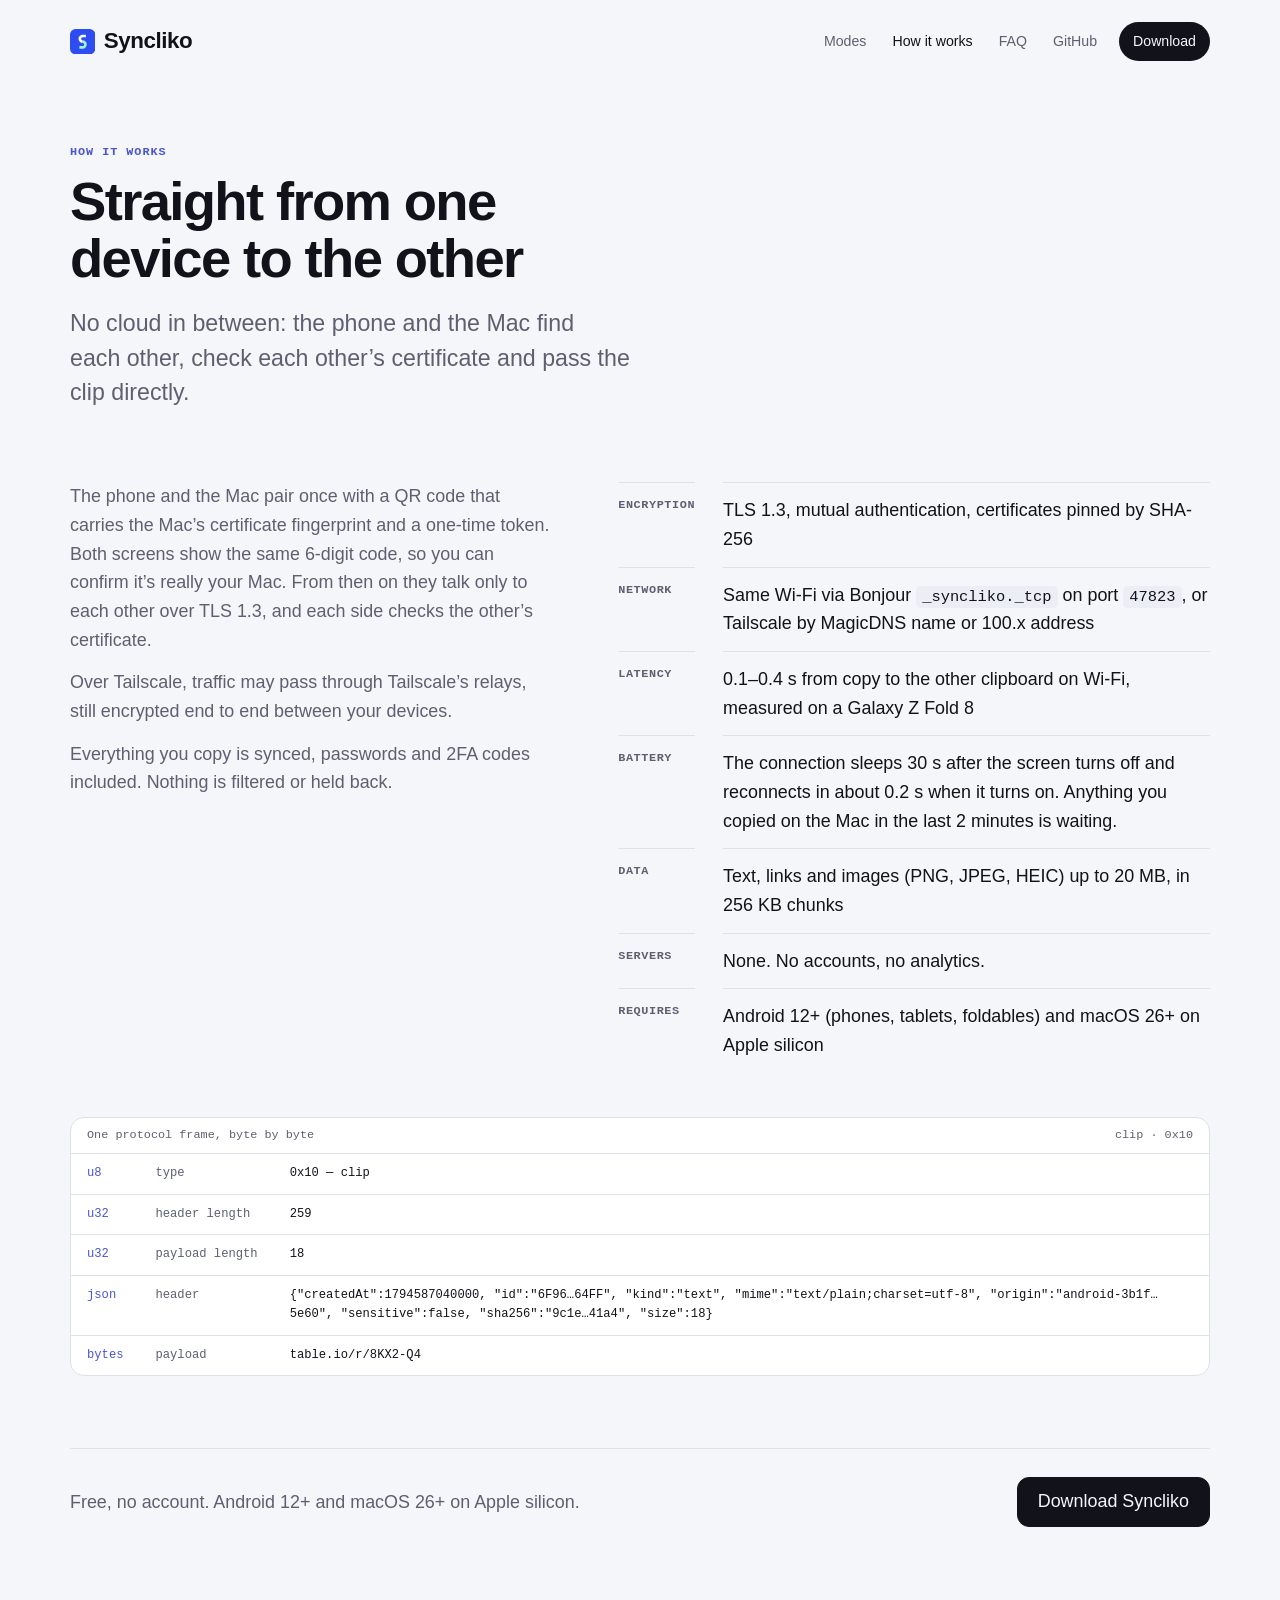
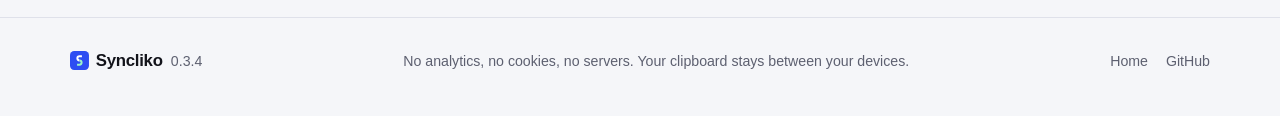
<file: how-it-works.html>
<!doctype html>
<html lang="en">
<head>
<meta charset="utf-8">
<meta name="viewport" content="width=device-width, initial-scale=1, viewport-fit=cover">
<title>How Syncliko works</title>
<meta name="claude:viewport-fit-sides" content="cover">
<meta name="description" content="How Syncliko connects an Android phone and a Mac: QR pairing, TLS 1.3 with pinned certificates, Bonjour or Tailscale, and what one clip looks like on the wire.">
<meta name="color-scheme" content="light dark">
<meta name="theme-color" content="#f5f6f9" media="(prefers-color-scheme: light)">
<meta name="theme-color" content="#0f1016" media="(prefers-color-scheme: dark)">
<link rel="icon" href="icon-32.png" sizes="32x32" type="image/png">
<link rel="apple-touch-icon" href="icon-180.png">
<link rel="canonical" href="https://kdanet.github.io/syncliko/how-it-works.html">
<meta property="og:type" content="website">
<meta property="og:title" content="How Syncliko works">
<meta property="og:image" content="https://kdanet.github.io/syncliko/icon-512.png">
<link rel="stylesheet" href="site.css?v=e4849cf">
<style>
/* The technical page: a title, prose beside a spec ledger, one decoded wire frame, and a way back. */
.page-head { padding-block: clamp(28px, 6vw, 64px) clamp(8px, 2vw, 16px); }
.page-head h1 { font: 800 clamp(2rem, 1.4rem + 2.6vw, 3.4rem)/1.06 var(--display); letter-spacing: -0.03em; margin: 0 0 18px; max-width: 18ch; text-wrap: balance; }
.page-head .lede { font-size: var(--step-1); line-height: 1.5; color: var(--muted); max-width: 46ch; margin: 0; text-wrap: pretty; }
.hood { padding-top: clamp(24px, 4vw, 48px); }
.top nav a[aria-current="page"] { color: var(--ink); }
/* How it works: prose and a spec ledger, then one decoded wire frame. */
.hood .grid { display: grid; grid-template-columns: minmax(0, 0.9fr) minmax(0, 1.1fr); gap: clamp(28px, 5vw, 64px); align-items: start; margin-top: 8px; }
@media (max-width: 920px) { .hood .grid { grid-template-columns: 1fr; } }
.hood .frame { margin-top: 44px; background: var(--raised); }
.frame { border: 1px solid var(--line); border-radius: var(--radius); background: var(--paper); overflow: hidden; min-width: 0; }
.frame-head { padding: 12px 16px; border-bottom: 1px solid var(--line); font: 500 0.74rem/1 var(--mono); color: var(--muted); display: flex; justify-content: space-between; gap: 12px; }
.frame-scroll { overflow-x: auto; }
.frame table { border-collapse: collapse; width: 100%; font: 400 0.76rem/1.6 var(--mono); min-width: 520px; }
.frame td { padding: 10px 16px; border-bottom: 1px solid var(--line); vertical-align: top; }
.frame tr:last-child td { border-bottom: 0; }
.frame td:first-child { color: var(--accent); white-space: nowrap; width: 1%; }
.frame td:nth-child(2) { color: var(--muted); white-space: nowrap; width: 1%; }
.frame .json { color: var(--ink); overflow-wrap: anywhere; }

.specs { margin: 0; display: grid; grid-template-columns: max-content minmax(0, 1fr); column-gap: 28px; }
.specs dt, .specs dd { padding-block: 13px; border-top: 1px solid var(--line); margin: 0; }
.specs dt { font: 600 0.74rem/1.6 var(--mono); color: var(--muted); text-transform: uppercase; letter-spacing: 0.05em; }
.specs dd { font-variant-numeric: tabular-nums; }
.specs code { font: 400 0.86em var(--mono); background: var(--code-bg); padding: 2px 6px; border-radius: 5px; }
@media (max-width: 520px) { .specs { grid-template-columns: 1fr; } .specs dd { border-top: 0; padding-top: 0; } }
.next { display: flex; flex-wrap: wrap; align-items: center; justify-content: space-between; gap: 16px 24px; margin-top: clamp(40px, 6vw, 72px); padding-top: 28px; border-top: 1px solid var(--line); }
.next p { margin: 0; color: var(--muted); }
</style>
</head>
<body>

<header class="top">
  <div class="wrap">
    <a class="brand" href="./"><svg class="brand-mark" viewBox="0 0 100 100" aria-hidden="true"><rect class="mark-tile" width="100" height="100" rx="22"/><g transform="translate(50 50) scale(0.8) translate(-50 -50)" fill="none" stroke-width="13"><path class="mark-a" d="M66 22H50A14 14 0 0 0 50 50"/><path class="mark-b" d="M50 50A14 14 0 0 1 50 78H34"/></g></svg>Syncliko</a>
    <nav aria-label="Main">
      <a href="./#modes">Modes</a>
      <a href="how-it-works.html" aria-current="page">How it works</a>
      <a href="./#faq">FAQ</a>
      <a href="https://github.com/kdanet/syncliko" rel="noopener">GitHub</a>
      <a class="nav-cta" href="./#install">Download</a>
    </nav>
  </div>
</header>

<main>
  <div class="page-head">
    <div class="wrap">
      <p class="eyebrow">How it works</p>
      <h1>Straight from one device to the other</h1>
      <p class="lede">No cloud in between: the phone and the Mac find each other, check each other’s certificate and pass the clip directly.</p>
    </div>
  </div>

  <section class="hood">
    <div class="wrap">
      <div class="grid">
        <div class="prose">
          <p>The phone and the Mac pair once with a QR code that carries the Mac’s certificate fingerprint and a one-time token. Both screens show the same 6-digit code, so you can confirm it’s really your Mac. From then on they talk only to each other over TLS 1.3, and each side checks the other’s certificate.</p>
          <p>Over Tailscale, traffic may pass through Tailscale’s relays, still encrypted end to end between your devices.</p>
          <p>Everything you copy is synced, passwords and 2FA codes included. Nothing is filtered or held back.</p>
        </div>
        <dl class="specs">
          <dt>Encryption</dt><dd>TLS 1.3, mutual authentication, certificates pinned by SHA-256</dd>
          <dt>Network</dt><dd>Same Wi-Fi via Bonjour <code>_syncliko._tcp</code> on port <code>47823</code>, or Tailscale by MagicDNS name or 100.x address</dd>
          <dt>Latency</dt><dd>0.1–0.4 s from copy to the other clipboard on Wi-Fi, measured on a Galaxy Z Fold 8</dd>
          <dt>Battery</dt><dd>The connection sleeps 30 s after the screen turns off and reconnects in about 0.2 s when it turns on. Anything you copied on the Mac in the last 2 minutes is waiting.</dd>
          <dt>Data</dt><dd>Text, links and images (PNG, JPEG, HEIC) up to 20 MB, in 256 KB chunks</dd>
          <dt>Servers</dt><dd>None. No accounts, no analytics.</dd>
          <dt>Requires</dt><dd>Android 12+ (phones, tablets, foldables) and macOS 26+ on Apple silicon</dd>
        </dl>
      </div>

      <div class="frame">
        <div class="frame-head"><span>One protocol frame, byte by byte</span><span>clip · 0x10</span></div>
        <div class="frame-scroll">
          <table>
            <caption class="sr-only">Fields of a clip frame</caption>
            <tr><td>u8</td><td>type</td><td class="json">0x10 — clip</td></tr>
            <tr><td>u32</td><td>header length</td><td class="json">259</td></tr>
            <tr><td>u32</td><td>payload length</td><td class="json">18</td></tr>
            <tr><td>json</td><td>header</td><td class="json">{"createdAt":1794587040000, "id":"6F96…64FF", "kind":"text", "mime":"text/plain;charset=utf-8", "origin":"android-3b1f…5e60", "sensitive":false, "sha256":"9c1e…41a4", "size":18}</td></tr>
            <tr><td>bytes</td><td>payload</td><td class="json">table.io/r/8KX2-Q4</td></tr>
          </table>
        </div>
      </div>

      <div class="next">
        <p>Free, no account. Android 12+ and macOS 26+ on Apple silicon.</p>
        <a class="btn primary" href="./#install">Download Syncliko</a>
      </div>
    </div>
  </section>
</main>

<footer>
  <div class="wrap">
    <span class="foot-brand"><svg class="brand-mark" viewBox="0 0 100 100" aria-hidden="true"><rect class="mark-tile" width="100" height="100" rx="22"/><g transform="translate(50 50) scale(0.8) translate(-50 -50)" fill="none" stroke-width="13"><path class="mark-a" d="M66 22H50A14 14 0 0 0 50 50"/><path class="mark-b" d="M50 50A14 14 0 0 1 50 78H34"/></g></svg>Syncliko<span class="foot-ver">0.3.4</span></span>
    <span>No analytics, no cookies, no servers. Your clipboard stays between your devices.</span>
    <span class="foot-links"><a class="foot-link" href="./">Home</a><a class="foot-link" href="https://github.com/kdanet/syncliko" rel="noopener">GitHub</a></span>
  </div>
</footer>

</body>
</html>
</file>
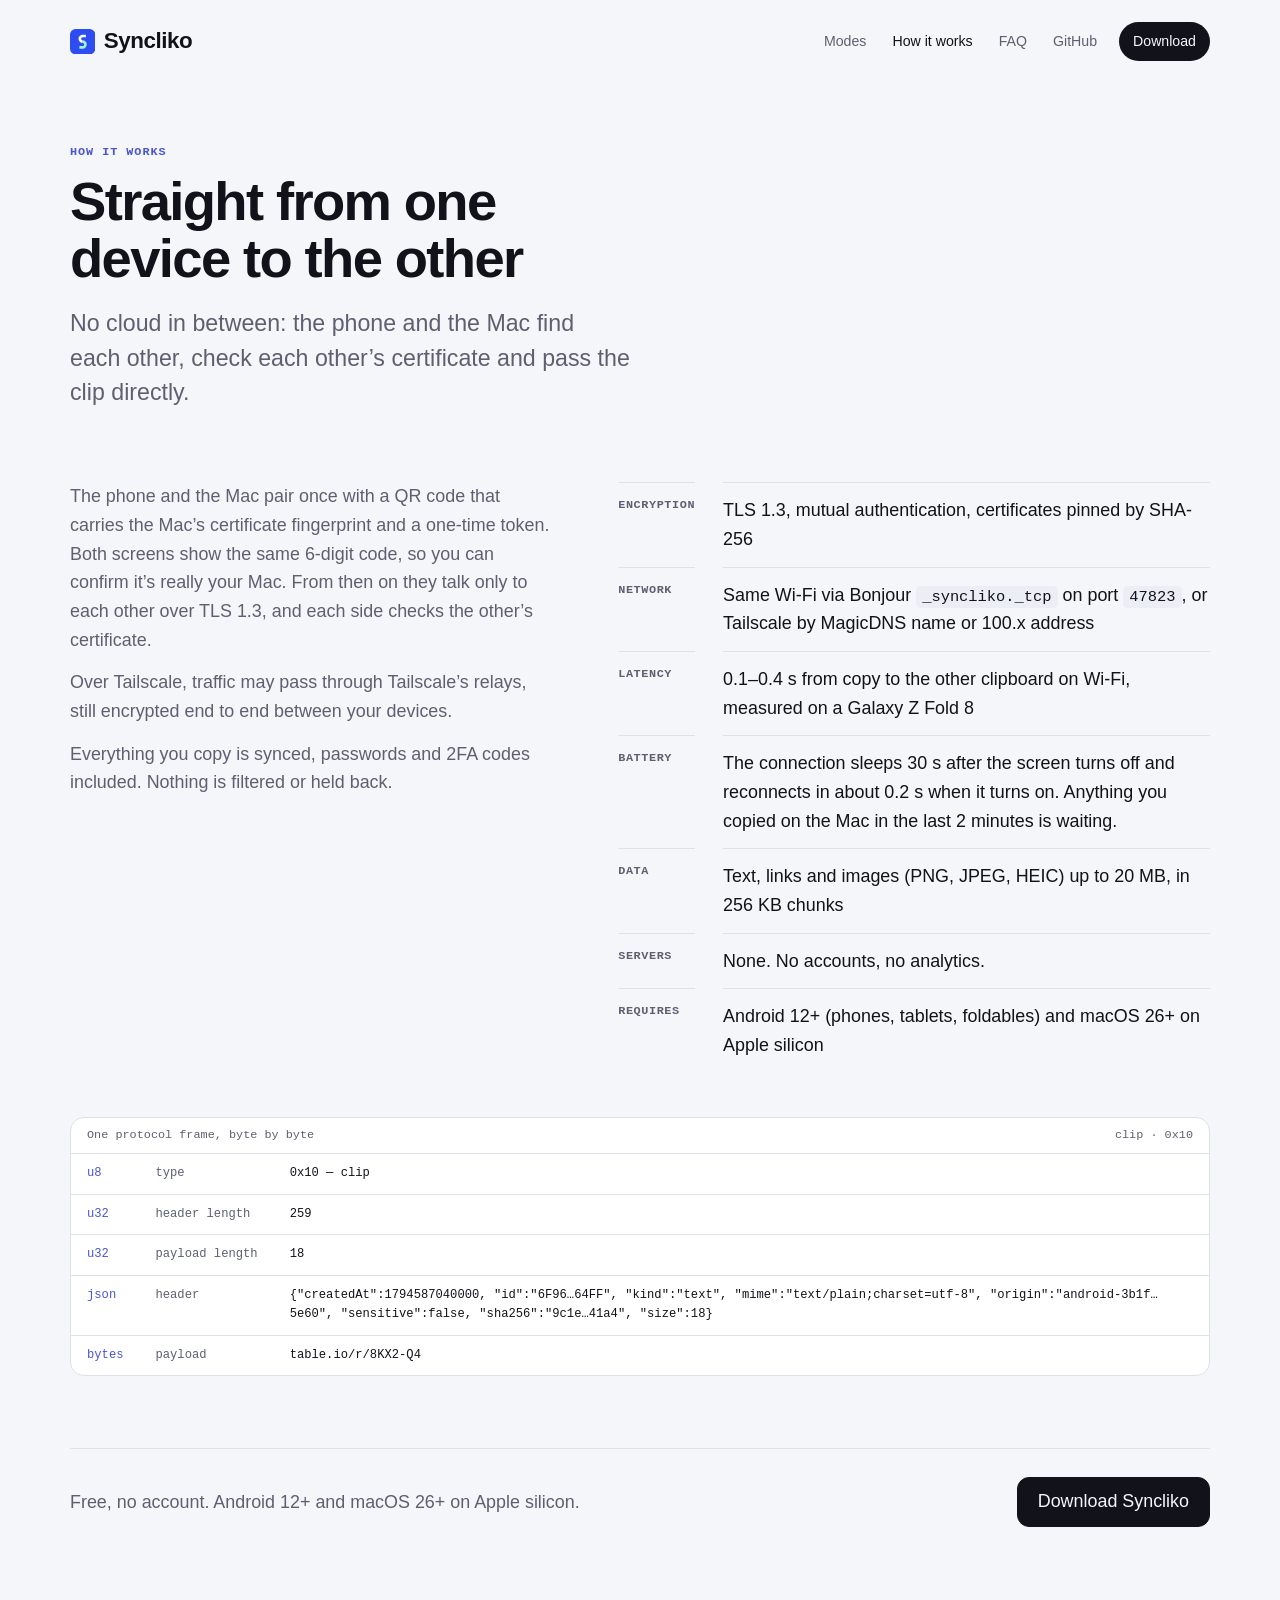
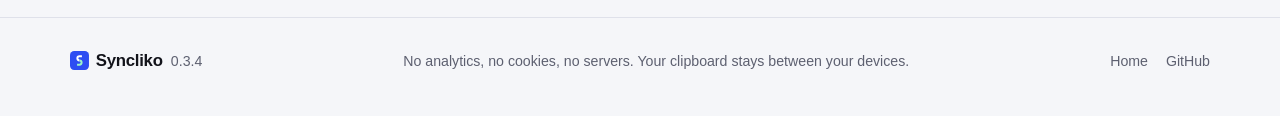
<file: site/how-it-works.html>
<!doctype html>
<html lang="en">
<head>
<meta charset="utf-8">
<meta name="viewport" content="width=device-width, initial-scale=1, viewport-fit=cover">
<title>How Syncliko works</title>
<meta name="claude:viewport-fit-sides" content="cover">
<meta name="description" content="How Syncliko connects an Android phone and a Mac: QR pairing, TLS 1.3 with pinned certificates, Bonjour or Tailscale, and what one clip looks like on the wire.">
<meta name="color-scheme" content="light dark">
<meta name="theme-color" content="#f5f6f9" media="(prefers-color-scheme: light)">
<meta name="theme-color" content="#0f1016" media="(prefers-color-scheme: dark)">
<link rel="icon" href="icon-32.png" sizes="32x32" type="image/png">
<link rel="apple-touch-icon" href="icon-180.png">
<link rel="canonical" href="https://kdanet.github.io/syncliko/how-it-works.html">
<meta property="og:type" content="website">
<meta property="og:title" content="How Syncliko works">
<meta property="og:image" content="https://kdanet.github.io/syncliko/icon-512.png">
<link rel="stylesheet" href="site.css">
<style>
/* The technical page: a title, prose beside a spec ledger, one decoded wire frame, and a way back. */
.page-head { padding-block: clamp(28px, 6vw, 64px) clamp(8px, 2vw, 16px); }
.page-head h1 { font: 800 clamp(2rem, 1.4rem + 2.6vw, 3.4rem)/1.06 var(--display); letter-spacing: -0.03em; margin: 0 0 18px; max-width: 18ch; text-wrap: balance; }
.page-head .lede { font-size: var(--step-1); line-height: 1.5; color: var(--muted); max-width: 46ch; margin: 0; text-wrap: pretty; }
.hood { padding-top: clamp(24px, 4vw, 48px); }
.top nav a[aria-current="page"] { color: var(--ink); }
/* How it works: prose and a spec ledger, then one decoded wire frame. */
.hood .grid { display: grid; grid-template-columns: minmax(0, 0.9fr) minmax(0, 1.1fr); gap: clamp(28px, 5vw, 64px); align-items: start; margin-top: 8px; }
@media (max-width: 920px) { .hood .grid { grid-template-columns: 1fr; } }
.hood .frame { margin-top: 44px; background: var(--raised); }
.frame { border: 1px solid var(--line); border-radius: var(--radius); background: var(--paper); overflow: hidden; min-width: 0; }
.frame-head { padding: 12px 16px; border-bottom: 1px solid var(--line); font: 500 0.74rem/1 var(--mono); color: var(--muted); display: flex; justify-content: space-between; gap: 12px; }
.frame-scroll { overflow-x: auto; }
.frame table { border-collapse: collapse; width: 100%; font: 400 0.76rem/1.6 var(--mono); min-width: 520px; }
.frame td { padding: 10px 16px; border-bottom: 1px solid var(--line); vertical-align: top; }
.frame tr:last-child td { border-bottom: 0; }
.frame td:first-child { color: var(--accent); white-space: nowrap; width: 1%; }
.frame td:nth-child(2) { color: var(--muted); white-space: nowrap; width: 1%; }
.frame .json { color: var(--ink); overflow-wrap: anywhere; }

.specs { margin: 0; display: grid; grid-template-columns: max-content minmax(0, 1fr); column-gap: 28px; }
.specs dt, .specs dd { padding-block: 13px; border-top: 1px solid var(--line); margin: 0; }
.specs dt { font: 600 0.74rem/1.6 var(--mono); color: var(--muted); text-transform: uppercase; letter-spacing: 0.05em; }
.specs dd { font-variant-numeric: tabular-nums; }
.specs code { font: 400 0.86em var(--mono); background: var(--code-bg); padding: 2px 6px; border-radius: 5px; }
@media (max-width: 520px) { .specs { grid-template-columns: 1fr; } .specs dd { border-top: 0; padding-top: 0; } }
.next { display: flex; flex-wrap: wrap; align-items: center; justify-content: space-between; gap: 16px 24px; margin-top: clamp(40px, 6vw, 72px); padding-top: 28px; border-top: 1px solid var(--line); }
.next p { margin: 0; color: var(--muted); }
</style>
</head>
<body>

<header class="top">
  <div class="wrap">
    <a class="brand" href="./"><svg class="brand-mark" viewBox="0 0 100 100" aria-hidden="true"><rect class="mark-tile" width="100" height="100" rx="22"/><g transform="translate(50 50) scale(0.8) translate(-50 -50)" fill="none" stroke-width="13"><path class="mark-a" d="M66 22H50A14 14 0 0 0 50 50"/><path class="mark-b" d="M50 50A14 14 0 0 1 50 78H34"/></g></svg>Syncliko</a>
    <nav aria-label="Main">
      <a href="./#modes">Modes</a>
      <a href="how-it-works.html" aria-current="page">How it works</a>
      <a href="./#faq">FAQ</a>
      <a href="https://github.com/kdanet/syncliko" rel="noopener">GitHub</a>
      <a class="nav-cta" href="./#install">Download</a>
    </nav>
  </div>
</header>

<main>
  <div class="page-head">
    <div class="wrap">
      <p class="eyebrow">How it works</p>
      <h1>Straight from one device to the other</h1>
      <p class="lede">No cloud in between: the phone and the Mac find each other, check each other’s certificate and pass the clip directly.</p>
    </div>
  </div>

  <section class="hood">
    <div class="wrap">
      <div class="grid">
        <div class="prose">
          <p>The phone and the Mac pair once with a QR code that carries the Mac’s certificate fingerprint and a one-time token. Both screens show the same 6-digit code, so you can confirm it’s really your Mac. From then on they talk only to each other over TLS 1.3, and each side checks the other’s certificate.</p>
          <p>Over Tailscale, traffic may pass through Tailscale’s relays, still encrypted end to end between your devices.</p>
          <p>Everything you copy is synced, passwords and 2FA codes included. Nothing is filtered or held back.</p>
        </div>
        <dl class="specs">
          <dt>Encryption</dt><dd>TLS 1.3, mutual authentication, certificates pinned by SHA-256</dd>
          <dt>Network</dt><dd>Same Wi-Fi via Bonjour <code>_syncliko._tcp</code> on port <code>47823</code>, or Tailscale by MagicDNS name or 100.x address</dd>
          <dt>Latency</dt><dd>0.1–0.4 s from copy to the other clipboard on Wi-Fi, measured on a Galaxy Z Fold 8</dd>
          <dt>Battery</dt><dd>The connection sleeps 30 s after the screen turns off and reconnects in about 0.2 s when it turns on. Anything you copied on the Mac in the last 2 minutes is waiting.</dd>
          <dt>Data</dt><dd>Text, links and images (PNG, JPEG, HEIC) up to 20 MB, in 256 KB chunks</dd>
          <dt>Servers</dt><dd>None. No accounts, no analytics.</dd>
          <dt>Requires</dt><dd>Android 12+ (phones, tablets, foldables) and macOS 26+ on Apple silicon</dd>
        </dl>
      </div>

      <div class="frame">
        <div class="frame-head"><span>One protocol frame, byte by byte</span><span>clip · 0x10</span></div>
        <div class="frame-scroll">
          <table>
            <caption class="sr-only">Fields of a clip frame</caption>
            <tr><td>u8</td><td>type</td><td class="json">0x10 — clip</td></tr>
            <tr><td>u32</td><td>header length</td><td class="json">259</td></tr>
            <tr><td>u32</td><td>payload length</td><td class="json">18</td></tr>
            <tr><td>json</td><td>header</td><td class="json">{"createdAt":1794587040000, "id":"6F96…64FF", "kind":"text", "mime":"text/plain;charset=utf-8", "origin":"android-3b1f…5e60", "sensitive":false, "sha256":"9c1e…41a4", "size":18}</td></tr>
            <tr><td>bytes</td><td>payload</td><td class="json">table.io/r/8KX2-Q4</td></tr>
          </table>
        </div>
      </div>

      <div class="next">
        <p>Free, no account. Android 12+ and macOS 26+ on Apple silicon.</p>
        <a class="btn primary" href="./#install">Download Syncliko</a>
      </div>
    </div>
  </section>
</main>

<footer>
  <div class="wrap">
    <span class="foot-brand"><svg class="brand-mark" viewBox="0 0 100 100" aria-hidden="true"><rect class="mark-tile" width="100" height="100" rx="22"/><g transform="translate(50 50) scale(0.8) translate(-50 -50)" fill="none" stroke-width="13"><path class="mark-a" d="M66 22H50A14 14 0 0 0 50 50"/><path class="mark-b" d="M50 50A14 14 0 0 1 50 78H34"/></g></svg>Syncliko<span class="foot-ver">0.3.4</span></span>
    <span>No analytics, no cookies, no servers. Your clipboard stays between your devices.</span>
    <span class="foot-links"><a class="foot-link" href="./">Home</a><a class="foot-link" href="https://github.com/kdanet/syncliko" rel="noopener">GitHub</a></span>
  </div>
</footer>

</body>
</html>
</file>
<file: site.css>
/* Shared by index.html and how-it-works.html: tokens, base type, the top bar, sections and the footer.
   Each page adds its own styles inline. Every colour is a token with light and dark values. */
:root {
  --paper: #f5f6f9;
  --ink: #12131a;
  --muted: #5d6070;
  --line: #dfe1ea;
  --raised: #ffffff;
  --accent: #4a56d1;          /* Syncliko indigo, used sparingly */
  --select: #c7d4ff;          /* text-selection highlight */
  --handle: #4a56d1;
  --signal: #16a34a;
  --code-bg: #eceef5;

  /* Native type: SF Pro on Apple devices, Roboto on Android, Segoe UI on Windows. */
  --display: -apple-system, BlinkMacSystemFont, "SF Pro Display", "Segoe UI", Roboto, "Helvetica Neue", Arial, sans-serif;
  --text: -apple-system, BlinkMacSystemFont, "SF Pro Text", "Segoe UI", Roboto, "Helvetica Neue", Arial, sans-serif;
  --mono: ui-monospace, "SF Mono", SFMono-Regular, Menlo, "Roboto Mono", Consolas, monospace;

  --step--1: clamp(0.82rem, 0.79rem + 0.12vw, 0.9rem);
  --step-0: clamp(1rem, 0.96rem + 0.2vw, 1.12rem);
  --step-1: clamp(1.2rem, 1.1rem + 0.45vw, 1.45rem);
  --step-2: clamp(1.5rem, 1.3rem + 1vw, 2.1rem);
  --step-4: clamp(2.5rem, 1.7rem + 3.4vw, 4.5rem);
  --radius: 14px;
}
@media (prefers-color-scheme: dark) {
  :root:not([data-theme="light"]) {
    --paper: #0f1016; --ink: #eceef6; --muted: #9a9db0; --line: #262836; --raised: #171823;
    --accent: #aab3ff; --select: #34408f; --handle: #8f9bff; --signal: #4ade80; --code-bg: #1b1d29;
    color-scheme: dark;
  }
}
:root[data-theme="dark"] {
  --paper: #0f1016; --ink: #eceef6; --muted: #9a9db0; --line: #262836; --raised: #171823;
  --accent: #aab3ff; --select: #34408f; --handle: #8f9bff; --signal: #4ade80; --code-bg: #1b1d29;
  color-scheme: dark;
}

* { box-sizing: border-box; }
/* `hidden` must win over any display a component sets (the scene shows and hides parts with it). */
[hidden] { display: none !important; }
html { -webkit-text-size-adjust: 100%; }
body {
  margin: 0;
  background: var(--paper);
  color: var(--ink);
  font: 400 var(--step-0)/1.6 var(--text);
  -webkit-font-smoothing: antialiased;
}
a { color: inherit; }
:focus-visible { outline: 2px solid var(--accent); outline-offset: 3px; border-radius: 6px; }


.wrap {
  width: 100%;
  max-width: 1180px;
  margin-inline: auto;
  padding-left: max(20px, env(safe-area-inset-left, 0px));
  padding-right: max(20px, env(safe-area-inset-right, 0px));
}

/* ---------- Top bar ---------- */
.top { padding-block: 22px; }
.top .wrap { display: flex; align-items: center; justify-content: space-between; gap: 16px; }
/* Logo: the S tile at about text height, then the name, like a Mac app's header. */
.brand { display: flex; align-items: center; gap: 0.38em; font: 600 1.4rem/1 var(--display); letter-spacing: -0.02em; text-decoration: none; }
/* The Syncliko mark (brand/mark.svg): the S, white over mint, on its cobalt tile. */
.brand-mark { display: block; flex: none; width: 1.13em; height: 1.13em; }
.mark-tile { fill: #2D4DF2; }
.mark-a { stroke: #FFFFFF; }
.mark-b { stroke: #9BF5C8; }
.top nav { display: flex; align-items: center; gap: 6px; }
.top nav a { text-decoration: none; color: var(--muted); padding: 8px 10px; border-radius: 8px; font-size: var(--step--1); }
.top nav a:hover { color: var(--ink); }
.top nav a.nav-cta { margin-left: 6px; padding: 8px 14px; border-radius: 999px; background: var(--ink); color: var(--paper); font-weight: 500; }
.top nav a.nav-cta:hover { opacity: 0.88; }
@media (max-width: 640px) { .top nav a:not(.nav-cta) { display: none; } }
.sr-only { position: absolute; width: 1px; height: 1px; padding: 0; margin: -1px; overflow: hidden; clip: rect(0 0 0 0); white-space: nowrap; border: 0; }

/* ---------- Sections ----------
   No hairline above every section: rhythm comes from spacing, and the technical section sits on a
   raised band. Eyebrows carry the accent so each section has a clear label. */
section { padding-block: clamp(48px, 7vw, 96px); }
section.band { background: var(--raised); box-shadow: 0 -1px 0 var(--line), 0 1px 0 var(--line); }
.eyebrow { font: 600 0.74rem/1 var(--mono); letter-spacing: 0.08em; text-transform: uppercase; color: var(--accent); margin: 0 0 14px; }
h2 { font: 700 var(--step-2)/1.12 var(--display); letter-spacing: -0.022em; margin: 0 0 14px; max-width: 24ch; text-wrap: balance; }
h3 { font: 600 var(--step-1)/1.25 var(--display); letter-spacing: -0.012em; margin: 0 0 6px; }
.prose { max-width: 62ch; color: var(--muted); margin: 0; }
.prose p { margin: 0 0 14px; }
.prose strong { color: var(--ink); font-weight: 600; }

footer { border-top: 1px solid var(--line); padding-block: 32px 44px; color: var(--muted); font-size: var(--step--1); }
footer .wrap { display: flex; justify-content: space-between; align-items: center; gap: 12px 16px; flex-wrap: wrap; }
.foot-brand { display: inline-flex; align-items: center; gap: 0.4em; color: var(--ink); font: 600 1.05rem/1 var(--display); letter-spacing: -0.015em; }
.foot-ver { margin-left: 0.1em; font: 400 var(--step--1)/1 var(--text); letter-spacing: 0; color: var(--muted); }
.foot-links { display: inline-flex; gap: 18px; }
.foot-link { color: var(--muted); text-decoration: none; }
.foot-link:hover { color: var(--ink); text-decoration: underline; text-underline-offset: 3px; }

/* Buttons */
.btn {
  display: inline-flex; align-items: center; gap: 10px;
  font: 500 var(--step-0)/1 var(--text);
  padding: 15px 20px; border-radius: 12px; text-decoration: none;
  border: 1px solid var(--line); background: var(--raised); color: var(--ink);
  transition: opacity .15s ease, border-color .15s ease;
}
.btn:hover { border-color: var(--muted); }
.btn.primary:hover { border-color: var(--ink); opacity: 0.88; }
.btn.primary { background: var(--ink); color: var(--paper); border-color: var(--ink); }
/* Platform icons in download buttons. The Mac one is the Apple glyph; where the font lacks it, the page's
   script shows a laptop instead. The SVGs also carry width and height, so they stay small without this file. */
.btn .os-icon { flex: none; width: 1.2em; height: 1.2em; display: block; }
.btn .apple { width: auto; height: auto; font: 400 1.25em/0.8 -apple-system, BlinkMacSystemFont, sans-serif; transform: translateY(-0.06em); }
.btn .android { width: 1.5em; height: 0.92em; }
</file>
<file: site/site.css>
/* Shared by index.html and how-it-works.html: tokens, base type, the top bar, sections and the footer.
   Each page adds its own styles inline. Every colour is a token with light and dark values. */
:root {
  --paper: #f5f6f9;
  --ink: #12131a;
  --muted: #5d6070;
  --line: #dfe1ea;
  --raised: #ffffff;
  --accent: #4a56d1;          /* Syncliko indigo, used sparingly */
  --select: #c7d4ff;          /* text-selection highlight */
  --handle: #4a56d1;
  --signal: #16a34a;
  --code-bg: #eceef5;

  /* Native type: SF Pro on Apple devices, Roboto on Android, Segoe UI on Windows. */
  --display: -apple-system, BlinkMacSystemFont, "SF Pro Display", "Segoe UI", Roboto, "Helvetica Neue", Arial, sans-serif;
  --text: -apple-system, BlinkMacSystemFont, "SF Pro Text", "Segoe UI", Roboto, "Helvetica Neue", Arial, sans-serif;
  --mono: ui-monospace, "SF Mono", SFMono-Regular, Menlo, "Roboto Mono", Consolas, monospace;

  --step--1: clamp(0.82rem, 0.79rem + 0.12vw, 0.9rem);
  --step-0: clamp(1rem, 0.96rem + 0.2vw, 1.12rem);
  --step-1: clamp(1.2rem, 1.1rem + 0.45vw, 1.45rem);
  --step-2: clamp(1.5rem, 1.3rem + 1vw, 2.1rem);
  --step-4: clamp(2.5rem, 1.7rem + 3.4vw, 4.5rem);
  --radius: 14px;
}
@media (prefers-color-scheme: dark) {
  :root:not([data-theme="light"]) {
    --paper: #0f1016; --ink: #eceef6; --muted: #9a9db0; --line: #262836; --raised: #171823;
    --accent: #aab3ff; --select: #34408f; --handle: #8f9bff; --signal: #4ade80; --code-bg: #1b1d29;
    color-scheme: dark;
  }
}
:root[data-theme="dark"] {
  --paper: #0f1016; --ink: #eceef6; --muted: #9a9db0; --line: #262836; --raised: #171823;
  --accent: #aab3ff; --select: #34408f; --handle: #8f9bff; --signal: #4ade80; --code-bg: #1b1d29;
  color-scheme: dark;
}

* { box-sizing: border-box; }
/* `hidden` must win over any display a component sets (the scene shows and hides parts with it). */
[hidden] { display: none !important; }
html { -webkit-text-size-adjust: 100%; }
body {
  margin: 0;
  background: var(--paper);
  color: var(--ink);
  font: 400 var(--step-0)/1.6 var(--text);
  -webkit-font-smoothing: antialiased;
}
a { color: inherit; }
:focus-visible { outline: 2px solid var(--accent); outline-offset: 3px; border-radius: 6px; }


.wrap {
  width: 100%;
  max-width: 1180px;
  margin-inline: auto;
  padding-left: max(20px, env(safe-area-inset-left, 0px));
  padding-right: max(20px, env(safe-area-inset-right, 0px));
}

/* ---------- Top bar ---------- */
.top { padding-block: 22px; }
.top .wrap { display: flex; align-items: center; justify-content: space-between; gap: 16px; }
/* Logo: the S tile at about text height, then the name, like a Mac app's header. */
.brand { display: flex; align-items: center; gap: 0.38em; font: 600 1.4rem/1 var(--display); letter-spacing: -0.02em; text-decoration: none; }
/* The Syncliko mark (brand/mark.svg): the S, white over mint, on its cobalt tile. */
.brand-mark { display: block; flex: none; width: 1.13em; height: 1.13em; }
.mark-tile { fill: #2D4DF2; }
.mark-a { stroke: #FFFFFF; }
.mark-b { stroke: #9BF5C8; }
.top nav { display: flex; align-items: center; gap: 6px; }
.top nav a { text-decoration: none; color: var(--muted); padding: 8px 10px; border-radius: 8px; font-size: var(--step--1); }
.top nav a:hover { color: var(--ink); }
.top nav a.nav-cta { margin-left: 6px; padding: 8px 14px; border-radius: 999px; background: var(--ink); color: var(--paper); font-weight: 500; }
.top nav a.nav-cta:hover { opacity: 0.88; }
@media (max-width: 640px) { .top nav a:not(.nav-cta) { display: none; } }
.sr-only { position: absolute; width: 1px; height: 1px; padding: 0; margin: -1px; overflow: hidden; clip: rect(0 0 0 0); white-space: nowrap; border: 0; }

/* ---------- Sections ----------
   No hairline above every section: rhythm comes from spacing, and the technical section sits on a
   raised band. Eyebrows carry the accent so each section has a clear label. */
section { padding-block: clamp(48px, 7vw, 96px); }
section.band { background: var(--raised); box-shadow: 0 -1px 0 var(--line), 0 1px 0 var(--line); }
.eyebrow { font: 600 0.74rem/1 var(--mono); letter-spacing: 0.08em; text-transform: uppercase; color: var(--accent); margin: 0 0 14px; }
h2 { font: 700 var(--step-2)/1.12 var(--display); letter-spacing: -0.022em; margin: 0 0 14px; max-width: 24ch; text-wrap: balance; }
h3 { font: 600 var(--step-1)/1.25 var(--display); letter-spacing: -0.012em; margin: 0 0 6px; }
.prose { max-width: 62ch; color: var(--muted); margin: 0; }
.prose p { margin: 0 0 14px; }
.prose strong { color: var(--ink); font-weight: 600; }

footer { border-top: 1px solid var(--line); padding-block: 32px 44px; color: var(--muted); font-size: var(--step--1); }
footer .wrap { display: flex; justify-content: space-between; align-items: center; gap: 12px 16px; flex-wrap: wrap; }
.foot-brand { display: inline-flex; align-items: center; gap: 0.4em; color: var(--ink); font: 600 1.05rem/1 var(--display); letter-spacing: -0.015em; }
.foot-ver { margin-left: 0.1em; font: 400 var(--step--1)/1 var(--text); letter-spacing: 0; color: var(--muted); }
.foot-links { display: inline-flex; gap: 18px; }
.foot-link { color: var(--muted); text-decoration: none; }
.foot-link:hover { color: var(--ink); text-decoration: underline; text-underline-offset: 3px; }

/* Buttons */
.btn {
  display: inline-flex; align-items: center; gap: 10px;
  font: 500 var(--step-0)/1 var(--text);
  padding: 15px 20px; border-radius: 12px; text-decoration: none;
  border: 1px solid var(--line); background: var(--raised); color: var(--ink);
  transition: opacity .15s ease, border-color .15s ease;
}
.btn:hover { border-color: var(--muted); }
.btn.primary:hover { border-color: var(--ink); opacity: 0.88; }
.btn.primary { background: var(--ink); color: var(--paper); border-color: var(--ink); }
/* Platform icons in download buttons. The Mac one is the Apple glyph; where the font lacks it, the page's
   script shows a laptop instead. The SVGs also carry width and height, so they stay small without this file. */
.btn .os-icon { flex: none; width: 1.2em; height: 1.2em; display: block; }
.btn .apple { width: auto; height: auto; font: 400 1.25em/0.8 -apple-system, BlinkMacSystemFont, sans-serif; transform: translateY(-0.06em); }
.btn .android { width: 1.5em; height: 0.92em; }
</file>
